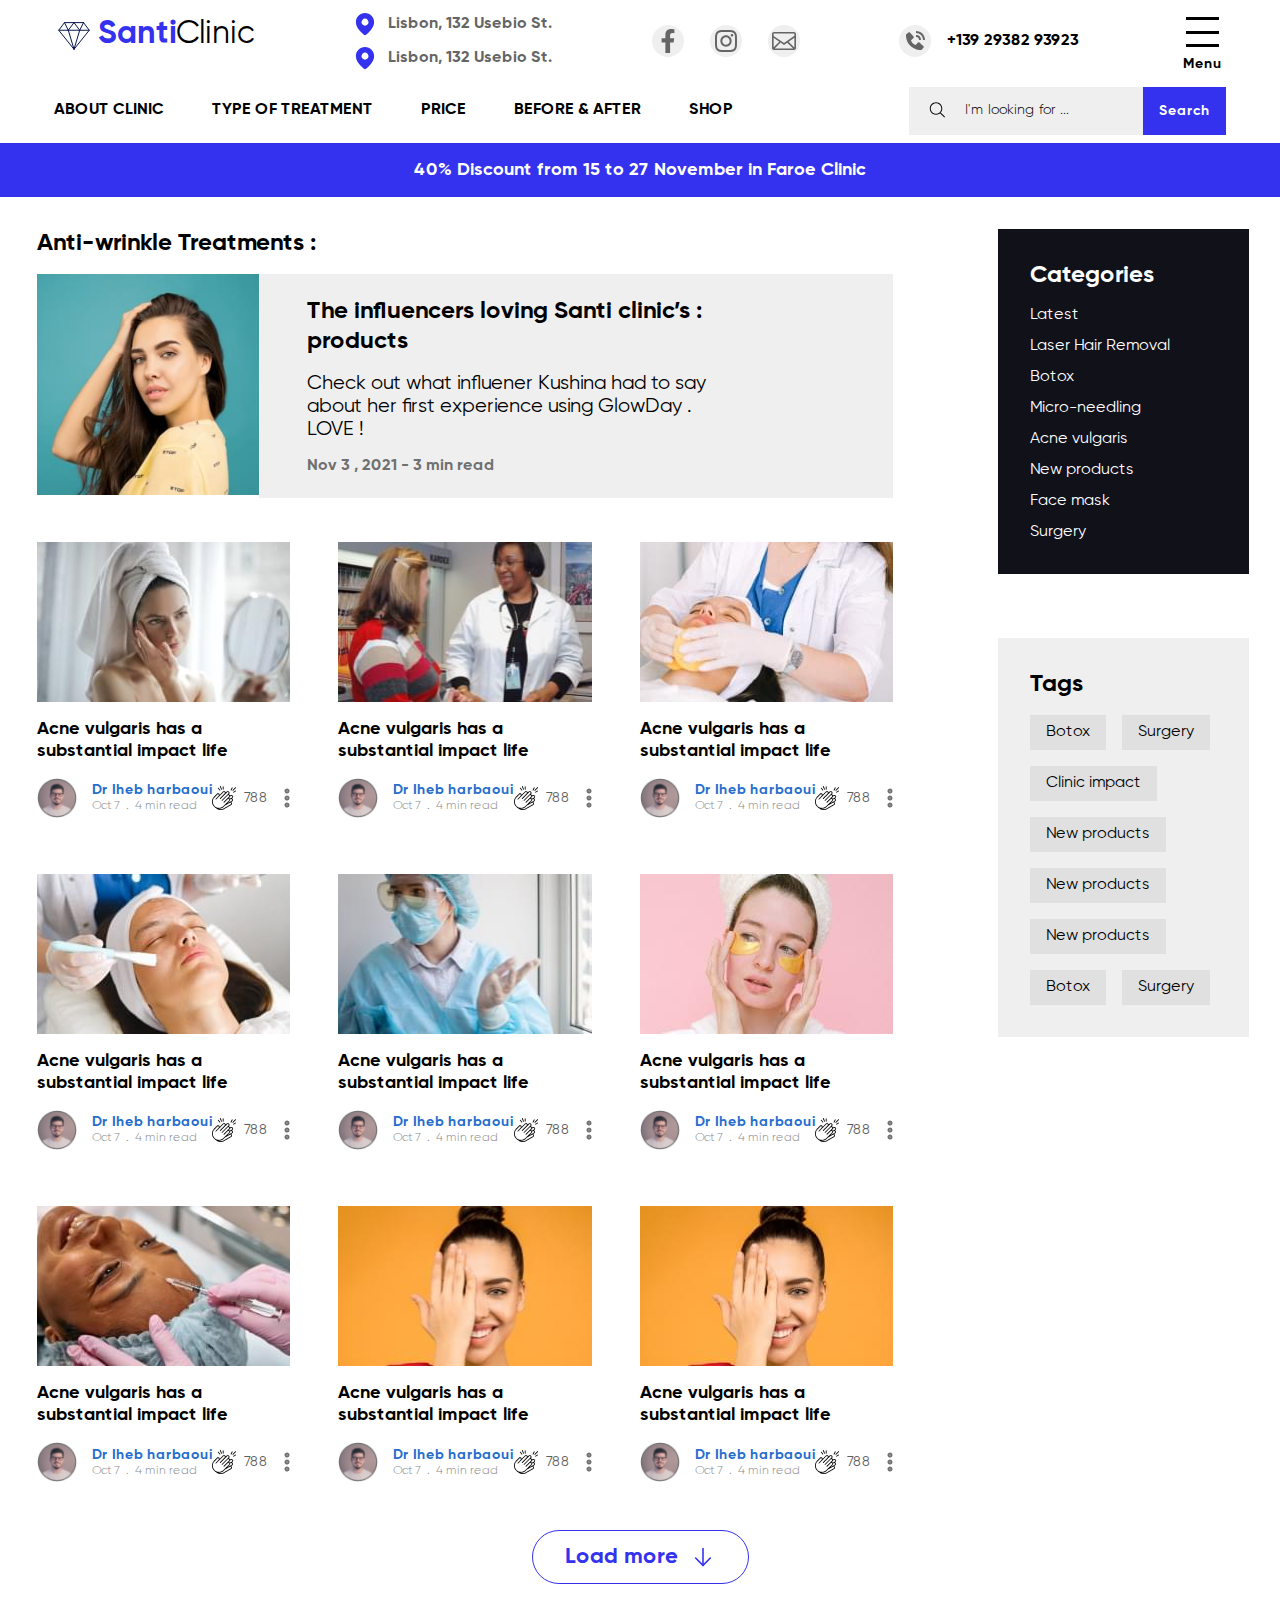
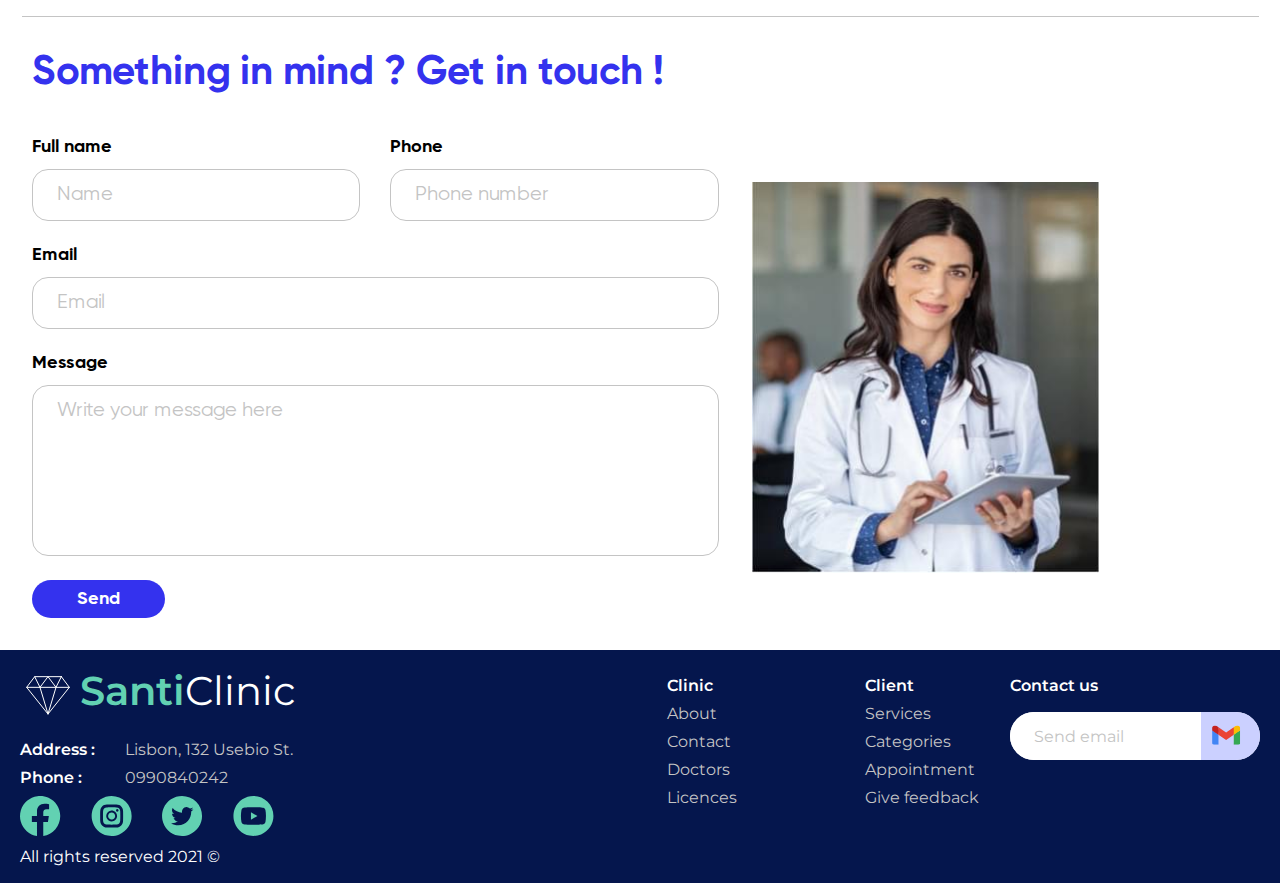
<file: index.html>
<!DOCTYPE html>
<html lang="ru">
<head>
	<meta charset="UTF-8">
	<meta name="viewport" content="width=device-width">
	<link href="https://fonts.googleapis.com/css2?family=Montserrat:wght@400;600;700&display=swap" rel="stylesheet">
	<link rel="stylesheet" href="css/style.min.css">
	<title>SantiClinic</title>
</head>
<body>
	<div class="wrapper">
		<header class="header header">
	<div class="container">
		<div class="header__inner">
			<div class="header__top">
				<div class="header__logo logo logo_header">
					<div class="logo__image">
						<svg width="40" height="40" viewBox="0 0 40 40" fill="none" xmlns="http://www.w3.org/2000/svg">
							<path fill-rule="evenodd" clip-rule="evenodd" d="M29.5236 7.61914L35.2379 15.2382L19.9998 34.2858L4.76172 15.2382L10.4931 7.61914H29.5236Z" stroke="#05164D" stroke-linecap="round" stroke-linejoin="round"/>
							<path d="M4.76172 15.2383H35.2379" stroke="#05164D" stroke-linecap="round" stroke-linejoin="round"/>
							<path d="M14.2852 15.2383L19.9994 34.2859" stroke="#05164D" stroke-linecap="round" stroke-linejoin="round"/>
							<path d="M25.7143 15.2383L20 34.2859" stroke="#05164D" stroke-linecap="round" stroke-linejoin="round"/>
							<path d="M10.4922 7.61914L14.2846 15.2382L19.9989 7.61914L25.7131 15.2382L29.5227 7.61914" stroke="#05164D" stroke-linecap="round" stroke-linejoin="round"/>
						</svg>
					</div>
					<div class="logo__text">
						<a class="logo__title">
							<span>Santi</span>Clinic
						</a>
					</div>
				</div>
				<div class="header__places">
					<div class="header__place">
						<svg width="24" height="24" viewBox="0 0 17 22" fill="none" xmlns="http://www.w3.org/2000/svg">
							<path d="M8.49972 0.928711C13.1154 0.928711 16.8569 4.67014 16.8569 9.28585C16.8569 12.8173 14.3754 16.6659 9.47686 20.8727C9.20448 21.1067 8.8572 21.2352 8.49812 21.2349C8.13903 21.2346 7.79198 21.1055 7.52001 20.871L7.19601 20.5899C2.51429 16.4927 0.142578 12.7384 0.142578 9.28585C0.142578 4.67014 3.88401 0.928711 8.49972 0.928711ZM8.49972 6.07157C7.64724 6.07157 6.82967 6.41021 6.22688 7.01301C5.62408 7.61581 5.28544 8.43337 5.28544 9.28585C5.28544 10.1383 5.62408 10.9559 6.22688 11.5587C6.82967 12.1615 7.64724 12.5001 8.49972 12.5001C9.3522 12.5001 10.1698 12.1615 10.7726 11.5587C11.3754 10.9559 11.714 10.1383 11.714 9.28585C11.714 8.43337 11.3754 7.61581 10.7726 7.01301C10.1698 6.41021 9.3522 6.07157 8.49972 6.07157Z" fill="#3432EE"/>
						</svg>
						<span>Lisbon, 132 Usebio St.</span>
					</div>
					<div class="header__place">
						<svg width="24" height="24" viewBox="0 0 17 22" fill="none" xmlns="http://www.w3.org/2000/svg">
							<path d="M8.49972 0.928711C13.1154 0.928711 16.8569 4.67014 16.8569 9.28585C16.8569 12.8173 14.3754 16.6659 9.47686 20.8727C9.20448 21.1067 8.8572 21.2352 8.49812 21.2349C8.13903 21.2346 7.79198 21.1055 7.52001 20.871L7.19601 20.5899C2.51429 16.4927 0.142578 12.7384 0.142578 9.28585C0.142578 4.67014 3.88401 0.928711 8.49972 0.928711ZM8.49972 6.07157C7.64724 6.07157 6.82967 6.41021 6.22688 7.01301C5.62408 7.61581 5.28544 8.43337 5.28544 9.28585C5.28544 10.1383 5.62408 10.9559 6.22688 11.5587C6.82967 12.1615 7.64724 12.5001 8.49972 12.5001C9.3522 12.5001 10.1698 12.1615 10.7726 11.5587C11.3754 10.9559 11.714 10.1383 11.714 9.28585C11.714 8.43337 11.3754 7.61581 10.7726 7.01301C10.1698 6.41021 9.3522 6.07157 8.49972 6.07157Z" fill="#3432EE"/>
						</svg>
						<span>Lisbon, 132 Usebio St.</span>
					</div>
				</div>
				<div class="header__sn">
					<svg width="32" height="32" viewBox="0 0 32 32" fill="none" xmlns="http://www.w3.org/2000/svg">
						<circle cx="16" cy="16" r="16" fill="#EFEFEF"/>
						<g clip-path="url(#clip0_402:195)">
							<path d="M21.5855 17.5002L22.2522 13.157H18.0845V10.3385C18.0845 9.15048 18.6665 7.99173 20.5332 7.99173H22.4277V4.29423C22.4277 4.29423 20.7087 4.00098 19.0647 4.00098C15.6327 4.00098 13.3895 6.08148 13.3895 9.84723V13.1577H9.57422V17.501H13.3895V28.001H18.0845V17.501L21.5855 17.5002Z" fill="#656565"/>
						</g>
						<defs>
							<clipPath id="clip0_402:195">
								<rect width="24" height="24" fill="white" transform="translate(4 4)"/>
							</clipPath>
						</defs>
					</svg>
					<svg width="32" height="32" viewBox="0 0 32 32" fill="none" xmlns="http://www.w3.org/2000/svg">
						<circle cx="16" cy="16" r="16" fill="#EFEFEF"/>
						<path fill-rule="evenodd" clip-rule="evenodd" d="M11.465 5.066C12.638 5.012 13.012 5 16 5C18.988 5 19.362 5.013 20.534 5.066C21.706 5.119 22.506 5.306 23.206 5.577C23.939 5.854 24.604 6.287 25.154 6.847C25.714 7.396 26.146 8.06 26.422 8.794C26.694 9.494 26.88 10.294 26.934 11.464C26.988 12.639 27 13.013 27 16C27 18.988 26.987 19.362 26.934 20.535C26.881 21.705 26.694 22.505 26.422 23.205C26.146 23.9391 25.7133 24.6042 25.154 25.154C24.604 25.714 23.939 26.146 23.206 26.422C22.506 26.694 21.706 26.88 20.536 26.934C19.362 26.988 18.988 27 16 27C13.012 27 12.638 26.987 11.465 26.934C10.295 26.881 9.495 26.694 8.795 26.422C8.06092 26.146 7.39582 25.7133 6.846 25.154C6.28638 24.6047 5.85331 23.9399 5.577 23.206C5.306 22.506 5.12 21.706 5.066 20.536C5.012 19.361 5 18.987 5 16C5 13.012 5.013 12.638 5.066 11.466C5.119 10.294 5.306 9.494 5.577 8.794C5.85372 8.06008 6.28712 7.39531 6.847 6.846C7.39604 6.2865 8.06047 5.85344 8.794 5.577C9.494 5.306 10.294 5.12 11.464 5.066H11.465ZM20.445 7.046C19.285 6.993 18.937 6.982 16 6.982C13.063 6.982 12.715 6.993 11.555 7.046C10.482 7.095 9.9 7.274 9.512 7.425C8.999 7.625 8.632 7.862 8.247 8.247C7.88205 8.60205 7.60118 9.03428 7.425 9.512C7.274 9.9 7.095 10.482 7.046 11.555C6.993 12.715 6.982 13.063 6.982 16C6.982 18.937 6.993 19.285 7.046 20.445C7.095 21.518 7.274 22.1 7.425 22.488C7.601 22.965 7.882 23.398 8.247 23.753C8.602 24.118 9.035 24.399 9.512 24.575C9.9 24.726 10.482 24.905 11.555 24.954C12.715 25.007 13.062 25.018 16 25.018C18.938 25.018 19.285 25.007 20.445 24.954C21.518 24.905 22.1 24.726 22.488 24.575C23.001 24.375 23.368 24.138 23.753 23.753C24.118 23.398 24.399 22.965 24.575 22.488C24.726 22.1 24.905 21.518 24.954 20.445C25.007 19.285 25.018 18.937 25.018 16C25.018 13.063 25.007 12.715 24.954 11.555C24.905 10.482 24.726 9.9 24.575 9.512C24.375 8.999 24.138 8.632 23.753 8.247C23.3979 7.88207 22.9657 7.60121 22.488 7.425C22.1 7.274 21.518 7.095 20.445 7.046ZM14.595 19.391C15.3797 19.7176 16.2534 19.7617 17.0669 19.5157C17.8805 19.2697 18.5834 18.7489 19.0556 18.0422C19.5278 17.3356 19.7401 16.4869 19.656 15.6411C19.572 14.7953 19.197 14.005 18.595 13.405C18.2112 13.0215 17.7472 12.7278 17.2363 12.5451C16.7255 12.3625 16.1804 12.2954 15.6405 12.3486C15.1006 12.4019 14.5792 12.5742 14.1138 12.8531C13.6485 13.1321 13.2507 13.5107 12.9493 13.9619C12.6479 14.413 12.4502 14.9253 12.3705 15.462C12.2908 15.9986 12.3312 16.5463 12.4885 17.0655C12.6459 17.5847 12.9165 18.0626 13.2807 18.4647C13.645 18.8668 14.0938 19.1832 14.595 19.391ZM12.002 12.002C12.527 11.477 13.1503 11.0605 13.8363 10.7764C14.5223 10.4922 15.2575 10.346 16 10.346C16.7425 10.346 17.4777 10.4922 18.1637 10.7764C18.8497 11.0605 19.473 11.477 19.998 12.002C20.523 12.527 20.9395 13.1503 21.2236 13.8363C21.5078 14.5223 21.654 15.2575 21.654 16C21.654 16.7425 21.5078 17.4777 21.2236 18.1637C20.9395 18.8497 20.523 19.473 19.998 19.998C18.9377 21.0583 17.4995 21.654 16 21.654C14.5005 21.654 13.0623 21.0583 12.002 19.998C10.9417 18.9377 10.346 17.4995 10.346 16C10.346 14.5005 10.9417 13.0623 12.002 12.002ZM22.908 11.188C23.0381 11.0653 23.1423 10.9177 23.2143 10.754C23.2863 10.5903 23.3248 10.4138 23.3274 10.2349C23.33 10.0561 23.2967 9.87855 23.2295 9.71281C23.1622 9.54707 23.0624 9.39651 22.936 9.27004C22.8095 9.14357 22.6589 9.04376 22.4932 8.97652C22.3275 8.90928 22.1499 8.87598 21.9711 8.87858C21.7922 8.88119 21.6157 8.91965 21.452 8.9917C21.2883 9.06374 21.1407 9.1679 21.018 9.298C20.7793 9.55103 20.6486 9.88712 20.6537 10.2349C20.6588 10.5827 20.7992 10.9149 21.0452 11.1608C21.2911 11.4068 21.6233 11.5472 21.9711 11.5523C22.3189 11.5574 22.655 11.4267 22.908 11.188Z" fill="#656565"/>
					</svg>
					<svg width="32" height="32" viewBox="0 0 32 32" fill="none" xmlns="http://www.w3.org/2000/svg">
						<circle cx="16" cy="16" r="16" fill="#EFEFEF"/>
						<path fill-rule="evenodd" clip-rule="evenodd" d="M25.9996 7C27.1036 7 28 7.8952 28 9.0004V22.9996C28 24.1036 27.1048 25 25.9996 25H6.0004C4.8964 25 4 24.1048 4 22.9996V9.0004C4 7.8964 4.8952 7 6.0004 7H25.9996ZM12.6016 17.5936L6.7096 23.416H25.0996L19.2712 17.6536L16 19.918L12.6016 17.5936ZM26.368 12.7504L20.6128 16.7296L26.368 22.4128V12.7504ZM5.6332 12.8236V22.2268L11.2564 16.6696L5.6332 12.8236ZM25.9804 8.5852H6.0376C5.9281 8.58006 5.82077 8.61698 5.7376 8.6884C5.70064 8.7215 5.67211 8.76293 5.65437 8.80926C5.63663 8.85559 5.6302 8.90548 5.6356 8.9548V10.8988L16 17.9872L26.3728 10.8292V9.0388C26.374 8.878 26.3368 8.7616 26.2624 8.6884C26.2255 8.65245 26.1814 8.62469 26.133 8.60691C26.0846 8.58913 26.033 8.58173 25.9816 8.5852H25.9804Z" fill="#656565"/>
					</svg>
				</div>
				<div class="header__call">
					<svg width="32" height="32" viewBox="0 0 32 32" fill="none" xmlns="http://www.w3.org/2000/svg">
						<circle cx="16" cy="16" r="16" fill="#EFEFEF"/>
						<path d="M24.0002 14.999H26.0002C26.0002 9.869 22.1272 6 16.9902 6V8C21.0522 8 24.0002 10.943 24.0002 14.999Z" fill="#656565"/>
						<path d="M17.0003 12.0002C19.1033 12.0002 20.0003 12.8972 20.0003 15.0002H22.0003C22.0003 11.7752 20.2253 10.0002 17.0003 10.0002V12.0002ZM20.4223 17.4432C20.2301 17.2686 19.9776 17.1754 19.7181 17.1835C19.4585 17.1915 19.2123 17.3001 19.0313 17.4862L16.6383 19.9472C16.0623 19.8372 14.9043 19.4762 13.7123 18.2872C12.5203 17.0942 12.1593 15.9332 12.0523 15.3612L14.5113 12.9672C14.6977 12.7864 14.8064 12.5401 14.8144 12.2804C14.8225 12.0208 14.7292 11.7683 14.5543 11.5762L10.8593 7.51324C10.6843 7.3206 10.4412 7.20374 10.1814 7.1875C9.92171 7.17125 9.66588 7.2569 9.46828 7.42624L7.29828 9.28724C7.12539 9.46075 7.0222 9.69169 7.00828 9.93624C6.99328 10.1862 6.70728 16.1082 11.2993 20.7022C15.3053 24.7072 20.3233 25.0002 21.7053 25.0002C21.9073 25.0002 22.0313 24.9942 22.0643 24.9922C22.3088 24.9786 22.5396 24.8749 22.7123 24.7012L24.5723 22.5302C24.7417 22.3328 24.8276 22.077 24.8115 21.8173C24.7954 21.5576 24.6788 21.3143 24.4863 21.1392L20.4223 17.4432Z" fill="#656565"/>
					</svg>
					<a href="tel:+1392938293923">+139 29382 93923</a>
				</div>
				<div class="header__menu menu">
					<div class="menu__icon">
						<span></span>
					</div>
					<div class="menu__text">Menu</div>
					<div class="menu__content">
						<nav class="menu__navbar">
							<a class="navbar__link">ABOUT CLINIC</a>
							<a class="navbar__link">TYPE OF TREATMENT</a>
							<a class="navbar__link">PRICE</a>
							<a class="navbar__link">BEFORE & AFTER </a>
							<a class="navbar__link">SHOP</a>
						</nav>
					</div>
				</div>
			</div>
			<div class="header__bottom">
				<nav class="header__navbar navbar">
					<a class="navbar__link">ABOUT CLINIC</a>
					<a class="navbar__link">TYPE OF TREATMENT</a>
					<a class="navbar__link">PRICE</a>
					<a class="navbar__link">BEFORE & AFTER </a>
					<a class="navbar__link">SHOP</a>
				</nav>
				<div class="header__search search">
					<form>
						<div class="search__input">
							<span class="search__icon">
								<svg width="24" height="25" viewBox="0 0 24 25" fill="none" xmlns="http://www.w3.org/2000/svg">
									<path d="M11.0408 17.7798C7.58478 17.7798 4.80078 14.9958 4.80078 11.5398C4.80078 8.08381 7.58478 5.2998 11.0408 5.2998C14.4968 5.2998 17.2808 8.08381 17.2808 11.5398C17.2808 14.9958 14.4968 17.7798 11.0408 17.7798ZM11.0408 6.2598C8.11278 6.2598 5.76078 8.6118 5.76078 11.5398C5.76078 14.4678 8.11278 16.8198 11.0408 16.8198C13.9688 16.8198 16.3208 14.4678 16.3208 11.5398C16.3208 8.6118 13.9688 6.2598 11.0408 6.2598Z" fill="black"/>
									<path d="M15.6865 15.5078L19.9969 19.8182L19.3182 20.4969L15.0078 16.1865L15.6865 15.5078Z" fill="black"/>
								</svg>
							</span>
							<label>
								<input type="text" placeholder="I'm looking for ...">
							</label>
						</div>
						<button>Search</button>
					</form>
				</div>
			</div>
		</div>
	</div>
</header>
		<main class="main">
			<div class="discount">40% Discount from 15 to 27 November in Faroe Clinic</div>
			<section class="articles">
				<div class="container">
					<div class="articles__inner">
						<div class="articles__body">
							<h2 class="articles__title">Anti-wrinkle Treatments :</h2>
							<div class="articles__basic">
								<img src="images/5/1.jpg" alt="photo">
								<div class="articles__image_mobile-basic">
									<img src="images/5/1Mobile.png" alt="photo">
								</div>
								<div>
									<h3>The influencers loving Santi clinic’s : products</h3>
									<p>Check out what influener Kushina had to say about her first experience using GlowDay . LOVE !</p>
									<span>Nov 3 , 2021 - 3 min read</span>
								</div>
							</div>
							<div class="articles__list">
								<div class="articles__item">
									<div class="articles__image">
										<img src="images/5/2.jpg" alt="photo">
									</div>
									<div class="articles__image_mobile">
										<img src="images/5/2Mobile.png" alt="photo">
									</div>
									<h4>Acne vulgaris has a substantial impact life</h4>
									<div class="articles__info">
										<img class="articles__logo" src="images/5/Ellipse23.png" alt="photo">
										<div>
											<h6>Dr Iheb harbaoui</h6>
											<p>
												<span>Oct 7</span>
												<b>.</b>
												<span>4 min read </span>
											</p>
										</div>
										<img class="articles__clapping" src="images/5/clapping.png" alt="clapping">
										<span class="articles__count">788</span>
										<svg width="6" height="20" viewBox="0 0 6 20" fill="none" xmlns="http://www.w3.org/2000/svg">
											<path d="M4 10C4 10.1978 3.94135 10.3911 3.83147 10.5556C3.72159 10.72 3.56541 10.8482 3.38268 10.9239C3.19996 10.9996 2.99889 11.0194 2.80491 10.9808C2.61093 10.9422 2.43275 10.847 2.29289 10.7071C2.15304 10.5673 2.0578 10.3891 2.01922 10.1951C1.98063 10.0011 2.00043 9.80004 2.07612 9.61732C2.15181 9.43459 2.27998 9.27841 2.44443 9.16853C2.60888 9.05865 2.80222 9 3 9C3.26522 9 3.51957 9.10536 3.70711 9.29289C3.89464 9.48043 4 9.73478 4 10Z" stroke="#707070" stroke-width="3" stroke-linecap="round" stroke-linejoin="round"/>
											<path d="M4 3C4 3.19778 3.94135 3.39112 3.83147 3.55557C3.72159 3.72002 3.56541 3.84819 3.38268 3.92388C3.19996 3.99957 2.99889 4.01937 2.80491 3.98079C2.61093 3.9422 2.43275 3.84696 2.29289 3.70711C2.15304 3.56725 2.0578 3.38907 2.01922 3.19509C1.98063 3.00111 2.00043 2.80004 2.07612 2.61732C2.15181 2.43459 2.27998 2.27841 2.44443 2.16853C2.60888 2.05865 2.80222 2 3 2C3.26522 2 3.51957 2.10536 3.70711 2.29289C3.89464 2.48043 4 2.73478 4 3Z" stroke="#707070" stroke-width="3" stroke-linecap="round" stroke-linejoin="round"/>
											<path d="M4 17C4 17.1978 3.94135 17.3911 3.83147 17.5556C3.72159 17.72 3.56541 17.8482 3.38268 17.9239C3.19996 17.9996 2.99889 18.0194 2.80491 17.9808C2.61093 17.9422 2.43275 17.847 2.29289 17.7071C2.15304 17.5673 2.0578 17.3891 2.01922 17.1951C1.98063 17.0011 2.00043 16.8 2.07612 16.6173C2.15181 16.4346 2.27998 16.2784 2.44443 16.1685C2.60888 16.0586 2.80222 16 3 16C3.26522 16 3.51957 16.1054 3.70711 16.2929C3.89464 16.4804 4 16.7348 4 17Z" stroke="#707070" stroke-width="3" stroke-linecap="round" stroke-linejoin="round"/>
										</svg>
									</div>
								</div>
								<div class="articles__item">
									<div class="articles__image">
										<img src="images/5/3.jpg" alt="photo">
									</div>
									<div class="articles__image_mobile">
										<img src="images/5/3Mobile.png" alt="photo">
									</div>
									<h4>Acne vulgaris has a substantial impact life</h4>
									<div class="articles__info">
										<img class="articles__logo" src="images/5/Ellipse23.png" alt="photo">
										<div>
											<h6>Dr Iheb harbaoui</h6>
											<p>
												<span>Oct 7</span>
												<b>.</b>
												<span>4 min read </span>
											</p>
										</div>
										<img class="articles__clapping" src="images/5/clapping.png" alt="clapping">
										<span class="articles__count">788</span>
										<svg width="6" height="20" viewBox="0 0 6 20" fill="none" xmlns="http://www.w3.org/2000/svg">
											<path d="M4 10C4 10.1978 3.94135 10.3911 3.83147 10.5556C3.72159 10.72 3.56541 10.8482 3.38268 10.9239C3.19996 10.9996 2.99889 11.0194 2.80491 10.9808C2.61093 10.9422 2.43275 10.847 2.29289 10.7071C2.15304 10.5673 2.0578 10.3891 2.01922 10.1951C1.98063 10.0011 2.00043 9.80004 2.07612 9.61732C2.15181 9.43459 2.27998 9.27841 2.44443 9.16853C2.60888 9.05865 2.80222 9 3 9C3.26522 9 3.51957 9.10536 3.70711 9.29289C3.89464 9.48043 4 9.73478 4 10Z" stroke="#707070" stroke-width="3" stroke-linecap="round" stroke-linejoin="round"/>
											<path d="M4 3C4 3.19778 3.94135 3.39112 3.83147 3.55557C3.72159 3.72002 3.56541 3.84819 3.38268 3.92388C3.19996 3.99957 2.99889 4.01937 2.80491 3.98079C2.61093 3.9422 2.43275 3.84696 2.29289 3.70711C2.15304 3.56725 2.0578 3.38907 2.01922 3.19509C1.98063 3.00111 2.00043 2.80004 2.07612 2.61732C2.15181 2.43459 2.27998 2.27841 2.44443 2.16853C2.60888 2.05865 2.80222 2 3 2C3.26522 2 3.51957 2.10536 3.70711 2.29289C3.89464 2.48043 4 2.73478 4 3Z" stroke="#707070" stroke-width="3" stroke-linecap="round" stroke-linejoin="round"/>
											<path d="M4 17C4 17.1978 3.94135 17.3911 3.83147 17.5556C3.72159 17.72 3.56541 17.8482 3.38268 17.9239C3.19996 17.9996 2.99889 18.0194 2.80491 17.9808C2.61093 17.9422 2.43275 17.847 2.29289 17.7071C2.15304 17.5673 2.0578 17.3891 2.01922 17.1951C1.98063 17.0011 2.00043 16.8 2.07612 16.6173C2.15181 16.4346 2.27998 16.2784 2.44443 16.1685C2.60888 16.0586 2.80222 16 3 16C3.26522 16 3.51957 16.1054 3.70711 16.2929C3.89464 16.4804 4 16.7348 4 17Z" stroke="#707070" stroke-width="3" stroke-linecap="round" stroke-linejoin="round"/>
										</svg>
									</div>
								</div>
								<div class="articles__item">
									<div class="articles__image">
										<img src="images/5/4.jpg" alt="photo">
									</div>
									<div class="articles__image_mobile">
										<img src="images/5/4Mobile.png" alt="photo">
									</div>
									<h4>Acne vulgaris has a substantial impact life</h4>
									<div class="articles__info">
										<img class="articles__logo" src="images/5/Ellipse23.png" alt="photo">
										<div>
											<h6>Dr Iheb harbaoui</h6>
											<p>
												<span>Oct 7</span>
												<b>.</b>
												<span>4 min read </span>
											</p>
										</div>
										<img class="articles__clapping" src="images/5/clapping.png" alt="clapping">
										<span class="articles__count">788</span>
										<svg width="6" height="20" viewBox="0 0 6 20" fill="none" xmlns="http://www.w3.org/2000/svg">
											<path d="M4 10C4 10.1978 3.94135 10.3911 3.83147 10.5556C3.72159 10.72 3.56541 10.8482 3.38268 10.9239C3.19996 10.9996 2.99889 11.0194 2.80491 10.9808C2.61093 10.9422 2.43275 10.847 2.29289 10.7071C2.15304 10.5673 2.0578 10.3891 2.01922 10.1951C1.98063 10.0011 2.00043 9.80004 2.07612 9.61732C2.15181 9.43459 2.27998 9.27841 2.44443 9.16853C2.60888 9.05865 2.80222 9 3 9C3.26522 9 3.51957 9.10536 3.70711 9.29289C3.89464 9.48043 4 9.73478 4 10Z" stroke="#707070" stroke-width="3" stroke-linecap="round" stroke-linejoin="round"/>
											<path d="M4 3C4 3.19778 3.94135 3.39112 3.83147 3.55557C3.72159 3.72002 3.56541 3.84819 3.38268 3.92388C3.19996 3.99957 2.99889 4.01937 2.80491 3.98079C2.61093 3.9422 2.43275 3.84696 2.29289 3.70711C2.15304 3.56725 2.0578 3.38907 2.01922 3.19509C1.98063 3.00111 2.00043 2.80004 2.07612 2.61732C2.15181 2.43459 2.27998 2.27841 2.44443 2.16853C2.60888 2.05865 2.80222 2 3 2C3.26522 2 3.51957 2.10536 3.70711 2.29289C3.89464 2.48043 4 2.73478 4 3Z" stroke="#707070" stroke-width="3" stroke-linecap="round" stroke-linejoin="round"/>
											<path d="M4 17C4 17.1978 3.94135 17.3911 3.83147 17.5556C3.72159 17.72 3.56541 17.8482 3.38268 17.9239C3.19996 17.9996 2.99889 18.0194 2.80491 17.9808C2.61093 17.9422 2.43275 17.847 2.29289 17.7071C2.15304 17.5673 2.0578 17.3891 2.01922 17.1951C1.98063 17.0011 2.00043 16.8 2.07612 16.6173C2.15181 16.4346 2.27998 16.2784 2.44443 16.1685C2.60888 16.0586 2.80222 16 3 16C3.26522 16 3.51957 16.1054 3.70711 16.2929C3.89464 16.4804 4 16.7348 4 17Z" stroke="#707070" stroke-width="3" stroke-linecap="round" stroke-linejoin="round"/>
										</svg>
									</div>
								</div>
								<div class="articles__item">
									<div class="articles__image">
										<img src="images/5/5.jpg" alt="photo">
									</div>
									<div class="articles__image_mobile">
										<img src="images/5/5Mobile.png" alt="photo">
									</div>
									<h4>Acne vulgaris has a substantial impact life</h4>
									<div class="articles__info">
										<img class="articles__logo" src="images/5/Ellipse23.png" alt="photo">
										<div>
											<h6>Dr Iheb harbaoui</h6>
											<p>
												<span>Oct 7</span>
												<b>.</b>
												<span>4 min read </span>
											</p>
										</div>
										<img class="articles__clapping" src="images/5/clapping.png" alt="clapping">
										<span class="articles__count">788</span>
										<svg width="6" height="20" viewBox="0 0 6 20" fill="none" xmlns="http://www.w3.org/2000/svg">
											<path d="M4 10C4 10.1978 3.94135 10.3911 3.83147 10.5556C3.72159 10.72 3.56541 10.8482 3.38268 10.9239C3.19996 10.9996 2.99889 11.0194 2.80491 10.9808C2.61093 10.9422 2.43275 10.847 2.29289 10.7071C2.15304 10.5673 2.0578 10.3891 2.01922 10.1951C1.98063 10.0011 2.00043 9.80004 2.07612 9.61732C2.15181 9.43459 2.27998 9.27841 2.44443 9.16853C2.60888 9.05865 2.80222 9 3 9C3.26522 9 3.51957 9.10536 3.70711 9.29289C3.89464 9.48043 4 9.73478 4 10Z" stroke="#707070" stroke-width="3" stroke-linecap="round" stroke-linejoin="round"/>
											<path d="M4 3C4 3.19778 3.94135 3.39112 3.83147 3.55557C3.72159 3.72002 3.56541 3.84819 3.38268 3.92388C3.19996 3.99957 2.99889 4.01937 2.80491 3.98079C2.61093 3.9422 2.43275 3.84696 2.29289 3.70711C2.15304 3.56725 2.0578 3.38907 2.01922 3.19509C1.98063 3.00111 2.00043 2.80004 2.07612 2.61732C2.15181 2.43459 2.27998 2.27841 2.44443 2.16853C2.60888 2.05865 2.80222 2 3 2C3.26522 2 3.51957 2.10536 3.70711 2.29289C3.89464 2.48043 4 2.73478 4 3Z" stroke="#707070" stroke-width="3" stroke-linecap="round" stroke-linejoin="round"/>
											<path d="M4 17C4 17.1978 3.94135 17.3911 3.83147 17.5556C3.72159 17.72 3.56541 17.8482 3.38268 17.9239C3.19996 17.9996 2.99889 18.0194 2.80491 17.9808C2.61093 17.9422 2.43275 17.847 2.29289 17.7071C2.15304 17.5673 2.0578 17.3891 2.01922 17.1951C1.98063 17.0011 2.00043 16.8 2.07612 16.6173C2.15181 16.4346 2.27998 16.2784 2.44443 16.1685C2.60888 16.0586 2.80222 16 3 16C3.26522 16 3.51957 16.1054 3.70711 16.2929C3.89464 16.4804 4 16.7348 4 17Z" stroke="#707070" stroke-width="3" stroke-linecap="round" stroke-linejoin="round"/>
										</svg>
									</div>
								</div>
								<div class="articles__item">
									<div class="articles__image">
										<img src="images/5/6.jpg" alt="photo">
									</div>
									<div class="articles__image_mobile">
										<img src="images/5/6Mobile.png" alt="photo">
									</div>
									<h4>Acne vulgaris has a substantial impact life</h4>
									<div class="articles__info">
										<img class="articles__logo" src="images/5/Ellipse23.png" alt="photo">
										<div>
											<h6>Dr Iheb harbaoui</h6>
											<p>
												<span>Oct 7</span>
												<b>.</b>
												<span>4 min read </span>
											</p>
										</div>
										<img class="articles__clapping" src="images/5/clapping.png" alt="clapping">
										<span class="articles__count">788</span>
										<svg width="6" height="20" viewBox="0 0 6 20" fill="none" xmlns="http://www.w3.org/2000/svg">
											<path d="M4 10C4 10.1978 3.94135 10.3911 3.83147 10.5556C3.72159 10.72 3.56541 10.8482 3.38268 10.9239C3.19996 10.9996 2.99889 11.0194 2.80491 10.9808C2.61093 10.9422 2.43275 10.847 2.29289 10.7071C2.15304 10.5673 2.0578 10.3891 2.01922 10.1951C1.98063 10.0011 2.00043 9.80004 2.07612 9.61732C2.15181 9.43459 2.27998 9.27841 2.44443 9.16853C2.60888 9.05865 2.80222 9 3 9C3.26522 9 3.51957 9.10536 3.70711 9.29289C3.89464 9.48043 4 9.73478 4 10Z" stroke="#707070" stroke-width="3" stroke-linecap="round" stroke-linejoin="round"/>
											<path d="M4 3C4 3.19778 3.94135 3.39112 3.83147 3.55557C3.72159 3.72002 3.56541 3.84819 3.38268 3.92388C3.19996 3.99957 2.99889 4.01937 2.80491 3.98079C2.61093 3.9422 2.43275 3.84696 2.29289 3.70711C2.15304 3.56725 2.0578 3.38907 2.01922 3.19509C1.98063 3.00111 2.00043 2.80004 2.07612 2.61732C2.15181 2.43459 2.27998 2.27841 2.44443 2.16853C2.60888 2.05865 2.80222 2 3 2C3.26522 2 3.51957 2.10536 3.70711 2.29289C3.89464 2.48043 4 2.73478 4 3Z" stroke="#707070" stroke-width="3" stroke-linecap="round" stroke-linejoin="round"/>
											<path d="M4 17C4 17.1978 3.94135 17.3911 3.83147 17.5556C3.72159 17.72 3.56541 17.8482 3.38268 17.9239C3.19996 17.9996 2.99889 18.0194 2.80491 17.9808C2.61093 17.9422 2.43275 17.847 2.29289 17.7071C2.15304 17.5673 2.0578 17.3891 2.01922 17.1951C1.98063 17.0011 2.00043 16.8 2.07612 16.6173C2.15181 16.4346 2.27998 16.2784 2.44443 16.1685C2.60888 16.0586 2.80222 16 3 16C3.26522 16 3.51957 16.1054 3.70711 16.2929C3.89464 16.4804 4 16.7348 4 17Z" stroke="#707070" stroke-width="3" stroke-linecap="round" stroke-linejoin="round"/>
										</svg>
									</div>
								</div>
								<div class="articles__item">
									<div class="articles__image">
										<img src="images/5/7.jpg" alt="photo">
									</div>
									<div class="articles__image_mobile">
										<img src="images/5/7Mobile.png" alt="photo">
									</div>
									<h4>Acne vulgaris has a substantial impact life</h4>
									<div class="articles__info">
										<img class="articles__logo" src="images/5/Ellipse23.png" alt="photo">
										<div>
											<h6>Dr Iheb harbaoui</h6>
											<p>
												<span>Oct 7</span>
												<b>.</b>
												<span>4 min read </span>
											</p>
										</div>
										<img class="articles__clapping" src="images/5/clapping.png" alt="clapping">
										<span class="articles__count">788</span>
										<svg width="6" height="20" viewBox="0 0 6 20" fill="none" xmlns="http://www.w3.org/2000/svg">
											<path d="M4 10C4 10.1978 3.94135 10.3911 3.83147 10.5556C3.72159 10.72 3.56541 10.8482 3.38268 10.9239C3.19996 10.9996 2.99889 11.0194 2.80491 10.9808C2.61093 10.9422 2.43275 10.847 2.29289 10.7071C2.15304 10.5673 2.0578 10.3891 2.01922 10.1951C1.98063 10.0011 2.00043 9.80004 2.07612 9.61732C2.15181 9.43459 2.27998 9.27841 2.44443 9.16853C2.60888 9.05865 2.80222 9 3 9C3.26522 9 3.51957 9.10536 3.70711 9.29289C3.89464 9.48043 4 9.73478 4 10Z" stroke="#707070" stroke-width="3" stroke-linecap="round" stroke-linejoin="round"/>
											<path d="M4 3C4 3.19778 3.94135 3.39112 3.83147 3.55557C3.72159 3.72002 3.56541 3.84819 3.38268 3.92388C3.19996 3.99957 2.99889 4.01937 2.80491 3.98079C2.61093 3.9422 2.43275 3.84696 2.29289 3.70711C2.15304 3.56725 2.0578 3.38907 2.01922 3.19509C1.98063 3.00111 2.00043 2.80004 2.07612 2.61732C2.15181 2.43459 2.27998 2.27841 2.44443 2.16853C2.60888 2.05865 2.80222 2 3 2C3.26522 2 3.51957 2.10536 3.70711 2.29289C3.89464 2.48043 4 2.73478 4 3Z" stroke="#707070" stroke-width="3" stroke-linecap="round" stroke-linejoin="round"/>
											<path d="M4 17C4 17.1978 3.94135 17.3911 3.83147 17.5556C3.72159 17.72 3.56541 17.8482 3.38268 17.9239C3.19996 17.9996 2.99889 18.0194 2.80491 17.9808C2.61093 17.9422 2.43275 17.847 2.29289 17.7071C2.15304 17.5673 2.0578 17.3891 2.01922 17.1951C1.98063 17.0011 2.00043 16.8 2.07612 16.6173C2.15181 16.4346 2.27998 16.2784 2.44443 16.1685C2.60888 16.0586 2.80222 16 3 16C3.26522 16 3.51957 16.1054 3.70711 16.2929C3.89464 16.4804 4 16.7348 4 17Z" stroke="#707070" stroke-width="3" stroke-linecap="round" stroke-linejoin="round"/>
										</svg>
									</div>
								</div>
								<div class="articles__item">
									<div class="articles__image">
										<img src="images/5/8.jpg" alt="photo">
									</div>
									<div class="articles__image_mobile">
										<img src="images/5/6Mobile.png" alt="photo">
									</div>
									<h4>Acne vulgaris has a substantial impact life</h4>
									<div class="articles__info">
										<img class="articles__logo" src="images/5/Ellipse23.png" alt="photo">
										<div>
											<h6>Dr Iheb harbaoui</h6>
											<p>
												<span>Oct 7</span>
												<b>.</b>
												<span>4 min read </span>
											</p>
										</div>
										<img class="articles__clapping" src="images/5/clapping.png" alt="clapping">
										<span class="articles__count">788</span>
										<svg width="6" height="20" viewBox="0 0 6 20" fill="none" xmlns="http://www.w3.org/2000/svg">
											<path d="M4 10C4 10.1978 3.94135 10.3911 3.83147 10.5556C3.72159 10.72 3.56541 10.8482 3.38268 10.9239C3.19996 10.9996 2.99889 11.0194 2.80491 10.9808C2.61093 10.9422 2.43275 10.847 2.29289 10.7071C2.15304 10.5673 2.0578 10.3891 2.01922 10.1951C1.98063 10.0011 2.00043 9.80004 2.07612 9.61732C2.15181 9.43459 2.27998 9.27841 2.44443 9.16853C2.60888 9.05865 2.80222 9 3 9C3.26522 9 3.51957 9.10536 3.70711 9.29289C3.89464 9.48043 4 9.73478 4 10Z" stroke="#707070" stroke-width="3" stroke-linecap="round" stroke-linejoin="round"/>
											<path d="M4 3C4 3.19778 3.94135 3.39112 3.83147 3.55557C3.72159 3.72002 3.56541 3.84819 3.38268 3.92388C3.19996 3.99957 2.99889 4.01937 2.80491 3.98079C2.61093 3.9422 2.43275 3.84696 2.29289 3.70711C2.15304 3.56725 2.0578 3.38907 2.01922 3.19509C1.98063 3.00111 2.00043 2.80004 2.07612 2.61732C2.15181 2.43459 2.27998 2.27841 2.44443 2.16853C2.60888 2.05865 2.80222 2 3 2C3.26522 2 3.51957 2.10536 3.70711 2.29289C3.89464 2.48043 4 2.73478 4 3Z" stroke="#707070" stroke-width="3" stroke-linecap="round" stroke-linejoin="round"/>
											<path d="M4 17C4 17.1978 3.94135 17.3911 3.83147 17.5556C3.72159 17.72 3.56541 17.8482 3.38268 17.9239C3.19996 17.9996 2.99889 18.0194 2.80491 17.9808C2.61093 17.9422 2.43275 17.847 2.29289 17.7071C2.15304 17.5673 2.0578 17.3891 2.01922 17.1951C1.98063 17.0011 2.00043 16.8 2.07612 16.6173C2.15181 16.4346 2.27998 16.2784 2.44443 16.1685C2.60888 16.0586 2.80222 16 3 16C3.26522 16 3.51957 16.1054 3.70711 16.2929C3.89464 16.4804 4 16.7348 4 17Z" stroke="#707070" stroke-width="3" stroke-linecap="round" stroke-linejoin="round"/>
										</svg>
									</div>
								</div>
								<div class="articles__item">
									<div class="articles__image">
										<img src="images/5/9.jpg" alt="photo">
									</div>
									<div class="articles__image_mobile">
										<img src="images/5/5Mobile.png" alt="photo">
									</div>
									<h4>Acne vulgaris has a substantial impact life</h4>
									<div class="articles__info">
										<img class="articles__logo" src="images/5/Ellipse23.png" alt="photo">
										<div>
											<h6>Dr Iheb harbaoui</h6>
											<p>
												<span>Oct 7</span>
												<b>.</b>
												<span>4 min read </span>
											</p>
										</div>
										<img class="articles__clapping" src="images/5/clapping.png" alt="clapping">
										<span class="articles__count">788</span>
										<svg width="6" height="20" viewBox="0 0 6 20" fill="none" xmlns="http://www.w3.org/2000/svg">
											<path d="M4 10C4 10.1978 3.94135 10.3911 3.83147 10.5556C3.72159 10.72 3.56541 10.8482 3.38268 10.9239C3.19996 10.9996 2.99889 11.0194 2.80491 10.9808C2.61093 10.9422 2.43275 10.847 2.29289 10.7071C2.15304 10.5673 2.0578 10.3891 2.01922 10.1951C1.98063 10.0011 2.00043 9.80004 2.07612 9.61732C2.15181 9.43459 2.27998 9.27841 2.44443 9.16853C2.60888 9.05865 2.80222 9 3 9C3.26522 9 3.51957 9.10536 3.70711 9.29289C3.89464 9.48043 4 9.73478 4 10Z" stroke="#707070" stroke-width="3" stroke-linecap="round" stroke-linejoin="round"/>
											<path d="M4 3C4 3.19778 3.94135 3.39112 3.83147 3.55557C3.72159 3.72002 3.56541 3.84819 3.38268 3.92388C3.19996 3.99957 2.99889 4.01937 2.80491 3.98079C2.61093 3.9422 2.43275 3.84696 2.29289 3.70711C2.15304 3.56725 2.0578 3.38907 2.01922 3.19509C1.98063 3.00111 2.00043 2.80004 2.07612 2.61732C2.15181 2.43459 2.27998 2.27841 2.44443 2.16853C2.60888 2.05865 2.80222 2 3 2C3.26522 2 3.51957 2.10536 3.70711 2.29289C3.89464 2.48043 4 2.73478 4 3Z" stroke="#707070" stroke-width="3" stroke-linecap="round" stroke-linejoin="round"/>
											<path d="M4 17C4 17.1978 3.94135 17.3911 3.83147 17.5556C3.72159 17.72 3.56541 17.8482 3.38268 17.9239C3.19996 17.9996 2.99889 18.0194 2.80491 17.9808C2.61093 17.9422 2.43275 17.847 2.29289 17.7071C2.15304 17.5673 2.0578 17.3891 2.01922 17.1951C1.98063 17.0011 2.00043 16.8 2.07612 16.6173C2.15181 16.4346 2.27998 16.2784 2.44443 16.1685C2.60888 16.0586 2.80222 16 3 16C3.26522 16 3.51957 16.1054 3.70711 16.2929C3.89464 16.4804 4 16.7348 4 17Z" stroke="#707070" stroke-width="3" stroke-linecap="round" stroke-linejoin="round"/>
										</svg>
									</div>
								</div>
								<div class="articles__item">
									<div class="articles__image">
										<img src="images/5/9.jpg" alt="photo">
									</div>
									<div class="articles__image_mobile">
										<img src="images/5/4Mobile.png" alt="photo">
									</div>
									<h4>Acne vulgaris has a substantial impact life</h4>
									<div class="articles__info">
										<img class="articles__logo" src="images/5/Ellipse23.png" alt="photo">
										<div>
											<h6>Dr Iheb harbaoui</h6>
											<p>
												<span>Oct 7</span>
												<b>.</b>
												<span>4 min read </span>
											</p>
										</div>
										<img class="articles__clapping" src="images/5/clapping.png" alt="clapping">
										<span class="articles__count">788</span>
										<svg width="6" height="20" viewBox="0 0 6 20" fill="none" xmlns="http://www.w3.org/2000/svg">
											<path d="M4 10C4 10.1978 3.94135 10.3911 3.83147 10.5556C3.72159 10.72 3.56541 10.8482 3.38268 10.9239C3.19996 10.9996 2.99889 11.0194 2.80491 10.9808C2.61093 10.9422 2.43275 10.847 2.29289 10.7071C2.15304 10.5673 2.0578 10.3891 2.01922 10.1951C1.98063 10.0011 2.00043 9.80004 2.07612 9.61732C2.15181 9.43459 2.27998 9.27841 2.44443 9.16853C2.60888 9.05865 2.80222 9 3 9C3.26522 9 3.51957 9.10536 3.70711 9.29289C3.89464 9.48043 4 9.73478 4 10Z" stroke="#707070" stroke-width="3" stroke-linecap="round" stroke-linejoin="round"/>
											<path d="M4 3C4 3.19778 3.94135 3.39112 3.83147 3.55557C3.72159 3.72002 3.56541 3.84819 3.38268 3.92388C3.19996 3.99957 2.99889 4.01937 2.80491 3.98079C2.61093 3.9422 2.43275 3.84696 2.29289 3.70711C2.15304 3.56725 2.0578 3.38907 2.01922 3.19509C1.98063 3.00111 2.00043 2.80004 2.07612 2.61732C2.15181 2.43459 2.27998 2.27841 2.44443 2.16853C2.60888 2.05865 2.80222 2 3 2C3.26522 2 3.51957 2.10536 3.70711 2.29289C3.89464 2.48043 4 2.73478 4 3Z" stroke="#707070" stroke-width="3" stroke-linecap="round" stroke-linejoin="round"/>
											<path d="M4 17C4 17.1978 3.94135 17.3911 3.83147 17.5556C3.72159 17.72 3.56541 17.8482 3.38268 17.9239C3.19996 17.9996 2.99889 18.0194 2.80491 17.9808C2.61093 17.9422 2.43275 17.847 2.29289 17.7071C2.15304 17.5673 2.0578 17.3891 2.01922 17.1951C1.98063 17.0011 2.00043 16.8 2.07612 16.6173C2.15181 16.4346 2.27998 16.2784 2.44443 16.1685C2.60888 16.0586 2.80222 16 3 16C3.26522 16 3.51957 16.1054 3.70711 16.2929C3.89464 16.4804 4 16.7348 4 17Z" stroke="#707070" stroke-width="3" stroke-linecap="round" stroke-linejoin="round"/>
										</svg>
									</div>
								</div>
							</div>
						</div>
						<div class="articles__sidebar">
							<div class="articles__categories categories">
								<h3 class="categories__title">Categories</h3>
								<a class="categories__link">Latest</a>
								<a class="categories__link">Laser Hair Removal</a>
								<a class="categories__link">Botox</a>
								<a class="categories__link">Micro-needling</a>
								<a class="categories__link">Acne vulgaris</a>
								<a class="categories__link">New products</a>
								<a class="categories__link">Face mask</a>
								<a class="categories__link">Surgery</a>
							</div>
							<div class="articles__tags tags">
								<h3 class="tags__title">Tags</h3>
								<div>
									<a class="tags__link">Botox</a>
									<a class="tags__link">Surgery</a>
									<a class="tags__link">Clinic impact</a>
									<a class="tags__link">New products</a>
									<a class="tags__link">New products</a>
									<a class="tags__link">New products</a>
									<a class="tags__link">Botox</a>
									<a class="tags__link">Surgery</a>
								</div>
							</div>
						</div>
						<a class="articles__button">
							<span>Load more</span>
							<svg width="26" height="26" viewBox="0 0 32 33" fill="none" xmlns="http://www.w3.org/2000/svg">
								<path d="M16 27.1663V5.83301" stroke="#3432EE" stroke-width="2" stroke-linecap="round" stroke-linejoin="round"/>
								<path d="M6.66602 17.833L15.9994 27.1663L25.3327 17.833" stroke="#3432EE" stroke-width="2" stroke-linecap="round" stroke-linejoin="round"/>
							</svg>
						</a>
					</div>
				</div>
			</section>
			<section class="questions">
				<h2 class="questions__title">YOU HAVE QUESTIONS ?</h2>
				<span>Write to us !</span>
				<div class="questions__write">
					<div>Write a message</div>
					<a>
						<svg width="9" height="17" viewBox="0 0 9 17" fill="none" xmlns="http://www.w3.org/2000/svg">
							<path d="M1.40991 16.2538C1.14347 16.2543 0.885262 16.1615 0.680103 15.9915C0.564635 15.8958 0.469188 15.7782 0.399226 15.6455C0.329265 15.5129 0.286165 15.3677 0.272394 15.2183C0.258624 15.069 0.274454 14.9184 0.318977 14.7752C0.363501 14.6319 0.435842 14.4989 0.53186 14.3837L5.64053 8.2715L0.714314 2.14794C0.619591 2.03129 0.548855 1.89708 0.50617 1.75301C0.463486 1.60894 0.449695 1.45786 0.46559 1.30845C0.481485 1.15903 0.526753 1.01423 0.598792 0.882365C0.67083 0.750501 0.76822 0.634175 0.885362 0.540072C1.00335 0.43626 1.14152 0.357957 1.2912 0.310075C1.44088 0.262194 1.59884 0.245769 1.75518 0.261831C1.91151 0.277892 2.06283 0.326093 2.19965 0.40341C2.33647 0.480726 2.45583 0.585488 2.55024 0.711121L8.05803 7.55309C8.22575 7.75713 8.31744 8.01307 8.31744 8.2772C8.31744 8.54133 8.22575 8.79727 8.05803 9.00131L2.35639 15.8433C2.24199 15.9813 2.09667 16.0904 1.93223 16.1617C1.76778 16.233 1.58884 16.2646 1.40991 16.2538Z" fill="white"/>
						</svg>
					</a>
				</div>
			</section>
			<section class="popup">
				<a class="popup__area"></a>
				<div class="popup__body">
					<div class="popup__content">
						<h2 class="popup__title">Leave a Request !</h2>
						<div class="popup__text">The application through the website is preliminary. We will call you back as soon as possible.</div>
						<form>
							<div class="popup__input">
								<input type="text" placeholder="Name">
							</div>
							<div class="popup__input">
								<input type="text" placeholder="Phone Number">
							</div>
							<div class="popup__input">
								<input type="text" placeholder="Treatment">
							</div>
							<button>WRITE A MESSAGE</button>
						</form>
						<div class="popup__accept">
							<svg width="28" height="28" viewBox="0 0 28 28" fill="none" xmlns="http://www.w3.org/2000/svg">
								<path fill-rule="evenodd" clip-rule="evenodd" d="M13.3411 27.4401H14.7611L18.2011 24.0001H23.0011L24.0011 23.0001V18.1601L27.4811 14.7201V13.3001L24.0611 9.86008V4.98008L23.0611 4.00008H18.2011L14.7611 0.580078H13.3411L10.0011 4.00008H5.06109L4.00109 5.00008V9.86008L0.621094 13.3001V14.7201L4.00109 18.1601V23.0001L5.06109 24.0001H10.0011L13.3411 27.4401ZM10.3211 22.0001H6.00109V17.7401L5.76109 17.0401L2.74109 14.0001L5.70109 10.9801L6.00109 10.2801V6.00008H10.3211L11.0411 5.72008L14.0011 2.70008L17.0811 5.72008L17.7811 6.00008H22.0011V10.2801L22.3411 10.9801L25.3811 14.0001L22.2811 17.0401L22.0011 17.7401V22.0001H17.7811L17.0211 22.3001L14.0011 25.3201L11.0411 22.2801L10.3211 22.0001ZM11.4611 18.9601H12.8811L20.4211 11.4201L19.0011 10.0001L12.1811 16.8401L9.42109 14.0801L8.00109 15.5001L11.4611 18.9601Z" fill="#707070"/>
							</svg>
							<div>I accept the terms of the User Agreement and give my consent to the processing of my personal information on the terms determined by the Privacy Policy .</div></div>
					</div>
				</div>
			</section>
			<section class="touch">
				<div class="container">
					<div class="touch__inner">
						<h2 class="touch__title">Something in mind ? Get in touch !</h2>
						<div class="touch__main">
							<form class="touch__form touch-form">
								<div class="touch-form__row">
									<label>
										<span>Full name</span>
										<input type="text" placeholder="Name">
									</label>
									<label>
										<span>Phone</span>
										<input type="text" placeholder="Phone number">
									</label>
								</div>
								<label>
									<span>Email</span>
									<input type="text" placeholder="Email">
								</label>
								<label>
									<span>Message</span>
									<textarea placeholder="Write your message here"></textarea>
								</label>
								<button>Send</button>
							</form>
							<div class="touch__image">
								<img src="images/5/Rectangle.jpg" alt="photo">
							</div>
						</div>
					</div>
				</div>
			</section>
		</main>
		<footer class="footer">
	<div class="container">
		<div class="footer__inner">
			<div class="footer__main">
				<div class="footer__logo logo logo_footer">
					<div class="logo__image">
						<svg width="56" height="56" viewBox="0 0 56 56" fill="none" xmlns="http://www.w3.org/2000/svg">
							<path fill-rule="evenodd" clip-rule="evenodd" d="M41.3327 10.667L49.3327 21.3337L27.9993 48.0003L6.66602 21.3337L14.69 10.667H41.3327Z" stroke="white" stroke-linecap="round" stroke-linejoin="round"/>
							<path d="M6.66602 21.334H49.3327" stroke="white" stroke-linecap="round" stroke-linejoin="round"/>
							<path d="M20 21.334L28 48.0006" stroke="white" stroke-linecap="round" stroke-linejoin="round"/>
							<path d="M36 21.334L28 48.0006" stroke="white" stroke-linecap="round" stroke-linejoin="round"/>
							<path d="M14.6895 10.667L19.9988 21.3337L27.9988 10.667L35.9988 21.3337L41.3321 10.667" stroke="white" stroke-linecap="round" stroke-linejoin="round"/>
						</svg>
					</div>
					<div class="logo__text">
						<a class="logo__title">
							<span>Santi</span>Clinic
						</a>
					</div>
				</div>
				<div class="footer__info">
					<div>
						<span>Address :</span>
						<span>Phone :</span>
					</div>
					<div>
						<p>Lisbon, 132 Usebio St.</p>
						<p>0990840242</p>
					</div>
				</div>
				<div class="footer__navigation">
					<a>About</a>
					<a>Services</a>
					<a>Help</a>
					<a>Legal</a>
				</div>
				<div class="footer__sn footer-sn">
					<div class="footer-sn__main">
						<a>
							<svg width="41" height="40" viewBox="0 0 41 40" fill="none" xmlns="http://www.w3.org/2000/svg">
								<path d="M40.243 20.1225C40.2423 16.2773 39.1398 12.5129 37.0661 9.27483C34.9924 6.03678 32.0343 3.4607 28.542 1.85156C25.0498 0.242427 21.1696 -0.332382 17.3608 0.195185C13.552 0.722752 9.97411 2.3306 7.05071 4.82839C4.12731 7.32618 1.98081 10.6093 0.865315 14.2891C-0.250175 17.9689 -0.28794 21.8913 0.756491 25.5919C1.80092 29.2925 3.88381 32.6163 6.75858 35.1699C9.63334 37.7235 13.1796 39.4 16.9775 40.0008V25.9384H11.8695V20.1225H16.9807V15.6889C16.9807 10.6489 19.9831 7.86092 24.5807 7.86092C26.0899 7.8819 27.5955 8.01318 29.0855 8.25372V13.2033H26.5439C24.0447 13.2033 23.2639 14.7545 23.2639 16.3457V20.1225H28.8455L27.9495 25.9384H23.2615V40.0008C27.9951 39.2515 32.306 36.8378 35.4189 33.1939C38.5317 29.55 40.2424 24.915 40.243 20.1225Z" fill="#62D1B2"/>
							</svg>
						</a>
						<a>
							<svg width="41" height="40" viewBox="0 0 41 40" fill="none" xmlns="http://www.w3.org/2000/svg">
								<path d="M24.1611 19.9975C24.1611 20.6937 23.9546 21.3743 23.5678 21.9531C23.1811 22.532 22.6313 22.9832 21.9881 23.2496C21.3449 23.516 20.6372 23.5857 19.9544 23.4499C19.2715 23.3141 18.6443 22.9788 18.1521 22.4865C17.6598 21.9943 17.3246 21.367 17.1887 20.6842C17.0529 20.0014 17.1226 19.2937 17.389 18.6505C17.6555 18.0073 18.1066 17.4575 18.6855 17.0708C19.2643 16.684 19.9449 16.4775 20.6411 16.4775C21.5746 16.4775 22.47 16.8484 23.1301 17.5085C23.7902 18.1686 24.1611 19.064 24.1611 19.9975Z" fill="#62D1B2"/>
								<path d="M28.8808 13.7683C28.705 13.3125 28.4358 12.8985 28.0903 12.5531C27.7449 12.2077 27.331 11.9384 26.8752 11.7627C26.2469 11.5301 25.5834 11.4073 24.9136 11.3995C23.7992 11.3483 23.4648 11.3379 20.644 11.3379C17.8232 11.3379 17.4888 11.3483 16.3744 11.3995C15.7045 11.4076 15.041 11.5307 14.4128 11.7635C13.9571 11.9393 13.5432 12.2086 13.1977 12.554C12.8523 12.8994 12.5831 13.3133 12.4072 13.7691C12.1747 14.3973 12.0518 15.0608 12.044 15.7307C11.9928 16.8451 11.9824 17.1787 11.9824 20.0003C11.9824 22.8218 11.9936 23.1554 12.044 24.2698C12.0518 24.9397 12.1746 25.6032 12.4072 26.2314C12.5831 26.6871 12.8524 27.1009 13.1978 27.4461C13.5432 27.7914 13.9571 28.0606 14.4128 28.2362C15.041 28.4692 15.7045 28.5923 16.3744 28.6002C17.4888 28.6514 17.8224 28.6618 20.644 28.6618C23.4656 28.6618 23.8 28.6514 24.9136 28.6002C25.5835 28.5923 26.247 28.4692 26.8752 28.2362C27.3309 28.0605 27.7447 27.7914 28.0901 27.4461C28.4356 27.1008 28.7049 26.6871 28.8808 26.2314C29.1135 25.6032 29.2366 24.9397 29.2448 24.2698C29.296 23.1554 29.3063 22.821 29.3063 20.0003C29.3063 17.1795 29.296 16.8451 29.2448 15.7307C29.2369 15.0605 29.1138 14.3967 28.8808 13.7683ZM20.6408 25.425C19.5677 25.425 18.5187 25.1068 17.6265 24.5107C16.7343 23.9145 16.0389 23.0671 15.6282 22.0757C15.2176 21.0843 15.1101 19.9934 15.3195 18.941C15.5288 17.8885 16.0455 16.9218 16.8043 16.163C17.5631 15.4042 18.5298 14.8875 19.5823 14.6781C20.6348 14.4688 21.7257 14.5762 22.7171 14.9869C23.7085 15.3975 24.5558 16.0929 25.152 16.9852C25.7482 17.8774 26.0664 18.9264 26.0664 19.9995C26.0668 21.4381 25.4958 22.8181 24.4789 23.8358C23.4621 24.8536 22.0827 25.4258 20.644 25.4266L20.6408 25.425ZM26.2808 15.6275C26.03 15.6275 25.7848 15.5531 25.5763 15.4138C25.3678 15.2744 25.2053 15.0764 25.1093 14.8447C25.0133 14.613 24.9882 14.3581 25.0371 14.1121C25.0861 13.8661 25.2068 13.6402 25.3841 13.4629C25.5615 13.2855 25.7874 13.1648 26.0334 13.1158C26.2794 13.0669 26.5343 13.092 26.766 13.188C26.9977 13.284 27.1957 13.4465 27.3351 13.655C27.4744 13.8635 27.5488 14.1087 27.5488 14.3595C27.5488 14.6952 27.4156 15.0172 27.1785 15.255C26.9414 15.4927 26.6197 15.6266 26.284 15.6275H26.2808Z" fill="#62D1B2"/>
								<path d="M20.6445 0C16.6888 0 12.8221 1.17297 9.5331 3.37059C6.24413 5.56821 3.68069 8.69177 2.16694 12.3463C0.653197 16.0008 0.257132 20.0221 1.02883 23.9017C1.80053 27.7813 3.70534 31.345 6.50238 34.142C9.29942 36.939 12.8631 38.8438 16.7427 39.6155C20.6223 40.3872 24.6436 39.9912 28.2981 38.4774C31.9526 36.9637 35.0762 34.4002 37.2738 31.1113C39.4714 27.8223 40.6444 23.9555 40.6444 19.9999C40.6444 14.6956 38.5372 9.60855 34.7865 5.85784C31.0358 2.10713 25.9488 0 20.6445 0V0ZM32.0596 24.7343C32.0399 25.6864 31.8589 26.6283 31.5244 27.5199C31.2294 28.2831 30.7781 28.9763 30.1995 29.5549C29.6209 30.1336 28.9277 30.5848 28.1644 30.8799C27.2722 31.2139 26.3298 31.3943 25.3772 31.4135C24.1524 31.4695 23.7612 31.4831 20.6421 31.4831C17.5229 31.4831 17.1317 31.4695 15.9069 31.4135C14.956 31.3938 14.0152 31.2134 13.1245 30.8799C12.3612 30.5848 11.6681 30.1336 11.0894 29.5549C10.5108 28.9763 10.0595 28.2831 9.7645 27.5199C9.4303 26.6277 9.24988 25.6852 9.2309 24.7327C9.1741 23.5079 9.1613 23.1167 9.1613 19.9975C9.1613 16.8783 9.1741 16.4871 9.2309 15.2623C9.25046 14.3114 9.43088 13.3706 9.7645 12.4799C10.0597 11.7168 10.5111 11.0238 11.0897 10.4452C11.6683 9.86657 12.3614 9.4152 13.1245 9.11996C14.017 8.78585 14.9597 8.60543 15.9125 8.58636C17.1373 8.53036 17.5285 8.51676 20.6477 8.51676C23.7668 8.51676 24.158 8.53036 25.3828 8.58636C26.3335 8.60618 27.2739 8.78659 28.1644 9.11996C28.9276 9.41507 29.6208 9.8664 30.1994 10.445C30.778 11.0236 31.2293 11.7167 31.5244 12.4799C31.859 13.3724 32.0397 14.3151 32.0588 15.2679C32.1148 16.4927 32.1276 16.8839 32.1276 20.0031C32.1276 23.1223 32.1156 23.5103 32.0596 24.7343Z" fill="#62D1B2"/>
							</svg>
						</a>
						<a>
							<svg width="41" height="40" viewBox="0 0 41 40" fill="none" xmlns="http://www.w3.org/2000/svg">
								<path d="M20.0429 0C16.0873 0 12.2205 1.17297 8.93154 3.37059C5.64257 5.56821 3.07913 8.69177 1.56538 12.3463C0.0516344 16.0008 -0.344431 20.0221 0.427271 23.9017C1.19897 27.7813 3.10378 31.345 5.90082 34.142C8.69786 36.939 12.2615 38.8438 16.1411 39.6155C20.0207 40.3872 24.042 39.9912 27.6965 38.4774C31.351 36.9637 34.4746 34.4002 36.6722 31.1113C38.8698 27.8223 40.0428 23.9555 40.0428 19.9999C40.0428 14.6956 37.9357 9.60855 34.185 5.85784C30.4343 2.10713 25.3472 0 20.0429 0V0ZM29.1749 15.5935C29.1839 15.7903 29.1882 15.9882 29.1877 16.1871C29.1877 22.2527 24.5701 29.2479 16.1261 29.2487C13.6301 29.2517 11.186 28.5357 9.08614 27.1863C9.44965 27.2288 9.81535 27.2499 10.1813 27.2495C12.2485 27.2529 14.2567 26.5608 15.8829 25.2847C14.9248 25.2666 13.9964 24.9495 13.2274 24.3778C12.4584 23.806 11.8874 23.0082 11.5941 22.0959C12.2823 22.2284 12.9918 22.201 13.6677 22.0159C12.6294 21.8055 11.6957 21.2425 11.025 20.4224C10.3543 19.6022 9.98786 18.5754 9.98774 17.5159C9.98774 17.4951 9.98774 17.4767 9.98774 17.4575C10.6251 17.8126 11.3384 18.0096 12.0677 18.0319C11.0956 17.3829 10.4074 16.3877 10.1433 15.249C9.87918 14.1104 10.059 12.9139 10.6461 11.9032C11.7985 13.3221 13.2365 14.4827 14.8667 15.3097C16.4969 16.1366 18.2829 16.6114 20.1085 16.7031C19.8786 15.7187 19.9799 14.686 20.3967 13.765C20.8135 12.844 21.5225 12.0863 22.4138 11.6093C23.3051 11.1323 24.3288 10.9627 25.3263 11.1268C26.3238 11.2908 27.2393 11.7794 27.9309 12.5167C28.9589 12.3139 29.9448 11.937 30.8461 11.4024C30.5032 12.4654 29.7859 13.3677 28.8277 13.9415C29.7388 13.8352 30.6287 13.5924 31.4676 13.2215C30.8518 14.1439 30.0765 14.949 29.1781 15.5991L29.1749 15.5935Z" fill="#62D1B2"/>
							</svg>
						</a>
						<a>
							<svg width="41" height="40" viewBox="0 0 41 40" fill="none" xmlns="http://www.w3.org/2000/svg">
								<path d="M17.9512 23.7473L24.4567 20.0001L17.9512 16.2529V23.7473Z" fill="#62D1B2"/>
								<path d="M20.4433 0C16.4877 0 12.6209 1.17297 9.33193 3.37059C6.04296 5.56821 3.47952 8.69177 1.96577 12.3463C0.452025 16.0008 0.0559599 20.0221 0.827661 23.9017C1.59936 27.7813 3.50417 31.345 6.30121 34.142C9.09825 36.939 12.6619 38.8438 16.5415 39.6155C20.4211 40.3872 24.4424 39.9912 28.0969 38.4774C31.7514 36.9637 34.875 34.4002 37.0726 31.1113C39.2702 27.8223 40.4432 23.9555 40.4432 19.9999C40.4432 14.6956 38.3361 9.60855 34.5854 5.85784C30.8347 2.10713 25.7476 0 20.4433 0V0ZM32.94 20.0207C32.9525 22.0362 32.7803 24.0486 32.4256 26.0327C32.2825 26.5601 32.0038 27.0409 31.6173 27.4272C31.2308 27.8136 30.7499 28.0921 30.2224 28.2351C28.2665 28.7503 20.4433 28.7503 20.4433 28.7503C20.4433 28.7503 12.6401 28.7503 10.6641 28.2151C10.1366 28.072 9.65563 27.7934 9.26912 27.4069C8.88261 27.0204 8.60398 26.5394 8.46094 26.0119C8.10521 24.0279 7.93275 22.0155 7.94574 19.9999C7.93344 17.9844 8.1059 15.972 8.46094 13.9879C8.60663 13.4595 8.88582 12.9774 9.27167 12.5881C9.65751 12.1988 10.137 11.9152 10.6641 11.7648C12.6201 11.2504 20.4433 11.2504 20.4433 11.2504C20.4433 11.2504 28.2665 11.2504 30.2224 11.7856C30.75 11.9286 31.2309 12.2072 31.6175 12.5937C32.004 12.9802 32.2826 13.4612 32.4256 13.9887C32.7914 15.9781 32.9637 17.9982 32.94 20.0207Z" fill="#62D1B2"/>
							</svg>
						</a>
					</div>
					<div class="footer-sn__mobile">
						<span>Contact Us</span>
						<div>
							<a>
								<svg width="12" height="20" viewBox="0 0 12 20" fill="none" xmlns="http://www.w3.org/2000/svg">
									<path d="M10.5735 11.2501L11.149 7.63056H7.55196V5.28183C7.55196 4.29172 8.05469 3.32629 9.666 3.32629H11.302V0.244703C10.3412 0.0948458 9.37026 0.0130596 8.39706 0C5.4336 0 3.49682 1.73342 3.49682 4.8719V7.63056H0.203125V11.2501H3.49682V20H7.55066V11.2501H10.5735Z" fill="#3432EE"/>
								</svg>
							</a>
							<a>
								<svg width="21" height="20" viewBox="0 0 21 20" fill="none" xmlns="http://www.w3.org/2000/svg">
									<path d="M10.6178 4.87262C9.56692 4.87262 8.53965 5.1734 7.6659 5.73691C6.79215 6.30042 6.11115 7.10137 5.70902 8.03845C5.3069 8.97553 5.2017 10.0067 5.40675 11.0015C5.61179 11.9962 6.11786 12.91 6.86096 13.6272C7.60407 14.3444 8.55082 14.8327 9.5815 15.0306C10.6122 15.2284 11.6805 15.1268 12.6513 14.7386C13.6222 14.3504 14.4519 13.693 15.0357 12.8496C15.6195 12.0062 15.931 11.0147 15.9309 10.0004C15.932 9.3267 15.7953 8.65939 15.5287 8.03676C15.2621 7.41413 14.8707 6.84841 14.3771 6.37203C13.8835 5.89566 13.2974 5.518 12.6523 5.2607C12.0072 5.0034 11.3158 4.87152 10.6178 4.87262V4.87262ZM10.6178 13.3344C9.93459 13.3344 9.26674 13.1389 8.69869 12.7726C8.13064 12.4062 7.6879 11.8855 7.42645 11.2763C7.16501 10.6671 7.0966 9.99672 7.22989 9.34998C7.36317 8.70324 7.69216 8.10917 8.17524 7.6429C8.65833 7.17663 9.27382 6.85909 9.94388 6.73045C10.6139 6.60181 11.3085 6.66783 11.9397 6.92018C12.5708 7.17252 13.1103 7.59985 13.4899 8.14813C13.8695 8.69641 14.072 9.34101 14.072 10.0004C14.0704 10.8842 13.706 11.7313 13.0585 12.3562C12.4111 12.9811 11.5334 13.3329 10.6178 13.3344ZM17.3872 4.66262C17.3872 4.89917 17.3145 5.1304 17.1784 5.32708C17.0422 5.52375 16.8487 5.67705 16.6223 5.76757C16.3958 5.85809 16.1467 5.88177 15.9063 5.83563C15.666 5.78948 15.4452 5.67557 15.2719 5.50831C15.0986 5.34105 14.9806 5.12795 14.9328 4.89595C14.8849 4.66395 14.9095 4.42348 15.0033 4.20494C15.0971 3.9864 15.2559 3.79961 15.4597 3.6682C15.6634 3.53678 15.903 3.46664 16.1481 3.46664C16.3109 3.46631 16.4722 3.49702 16.6227 3.557C16.7732 3.61699 16.9099 3.70507 17.025 3.8162C17.1401 3.92732 17.2314 4.0593 17.2936 4.20455C17.3557 4.3498 17.3875 4.50547 17.3872 4.66262V4.66262ZM20.906 5.87576C20.8276 4.27358 20.4483 2.85421 19.2322 1.685C18.0161 0.515792 16.5503 0.151433 14.8903 0.0702782C13.1792 -0.0234261 8.05157 -0.0234261 6.34047 0.0702782C4.68529 0.145995 3.21473 0.512027 1.99859 1.68166C0.782445 2.85129 0.40798 4.26982 0.324766 5.87199C0.227682 7.52353 0.227682 12.4731 0.324766 14.1234C0.403213 15.7256 0.782445 17.1449 1.99859 18.3142C3.21473 19.4834 4.68052 19.8494 6.34047 19.9297C8.05157 20.0234 13.1792 20.0234 14.8903 19.9297C16.5503 19.854 18.0208 19.488 19.2322 18.3142C20.4436 17.1403 20.8228 15.7268 20.906 14.1234C21.0031 12.4719 21.0031 7.52688 20.906 5.87576V5.87576ZM18.6956 15.8954C18.5198 16.3257 18.2542 16.7165 17.9153 17.0435C17.5765 17.3706 17.1716 17.627 16.7258 17.7967C15.3619 18.3188 12.1247 18.1983 10.6173 18.1983C9.10995 18.1983 5.86849 18.3142 4.50889 17.7967C4.0631 17.627 3.65822 17.3706 3.31936 17.0435C2.9805 16.7165 2.7149 16.3257 2.53905 15.8954C1.99815 14.579 2.12298 11.4545 2.12298 9.99958C2.12298 8.54466 2.00292 5.41602 2.53905 4.10374C2.7151 3.67367 2.98084 3.28309 3.31976 2.95625C3.65869 2.62941 4.06358 2.37327 4.50932 2.20372C5.87326 1.68166 9.11038 1.80213 10.6178 1.80213C12.1252 1.80213 15.3666 1.68626 16.7262 2.20372C17.172 2.37346 17.5769 2.62981 17.9158 2.95688C18.2546 3.28394 18.5202 3.67473 18.6961 4.105C19.237 5.42146 19.1121 8.54591 19.1121 10.0008C19.1121 11.4558 19.2374 14.5836 18.6961 15.8963L18.6956 15.8954Z" fill="#3432EE"/>
								</svg>
							</a>
							<a>
								<svg width="27" height="20" viewBox="0 0 27 20" fill="none" xmlns="http://www.w3.org/2000/svg">
									<path d="M23.5394 4.98457C23.5553 5.20355 23.5553 5.42201 23.5553 5.64098C23.5553 12.3123 18.2953 20 8.67855 20C5.83221 20.0067 3.04443 19.2198 0.650391 17.7338C1.06957 17.7784 1.49109 17.7993 1.91279 17.7964C4.26575 17.8027 6.55235 17.044 8.40386 15.6425C7.31289 15.6233 6.25539 15.2756 5.37906 14.6481C4.50272 14.0206 3.8513 13.1447 3.51577 12.1425C3.84251 12.1924 4.17268 12.2184 4.50348 12.2205C4.96783 12.2192 5.43017 12.1615 5.87958 12.0487C4.69514 11.8176 3.63017 11.1977 2.86574 10.2944C2.10131 9.3911 1.6846 8.26014 1.68645 7.0938V7.03124C2.41126 7.42161 3.2214 7.64108 4.0508 7.67175C2.94072 6.95759 2.15493 5.8614 1.85387 4.60699C1.5528 3.35257 1.75916 2.03454 2.43082 0.922009C3.74402 2.48244 5.38237 3.75903 7.23963 4.66898C9.09688 5.57894 11.1316 6.10194 13.2117 6.20406C13.1278 5.82404 13.0843 5.43672 13.0821 5.04816C13.0827 4.03582 13.3985 3.04702 13.9885 2.21C14.5784 1.37299 15.4154 0.726387 16.3907 0.354055C17.366 -0.0182768 18.4348 -0.0991571 19.4583 0.121904C20.4819 0.342966 21.413 0.855769 22.1309 1.5938C23.3018 1.37624 24.4247 0.96395 25.4495 0.375343C25.0596 1.54151 24.2424 2.53034 23.151 3.15637C24.1894 3.04236 25.2043 2.77911 26.162 2.37534C25.4461 3.38128 24.5594 4.2634 23.5394 4.98457Z" fill="#3432EE"/>
								</svg>
							</a>
							<a>
								<svg width="30" height="20" viewBox="0 0 30 20" fill="none" xmlns="http://www.w3.org/2000/svg">
									<path d="M29.0936 3.12821C28.9272 2.52327 28.5992 1.97111 28.1423 1.52698C27.6854 1.08284 27.1157 0.762304 26.4902 0.597436C24.1906 0 14.9761 0 14.9761 0C14.9761 0 5.76094 -6.1133e-08 3.46301 0.597949C2.83746 0.762817 2.26774 1.08336 1.81085 1.52749C1.35397 1.97163 1.02593 2.52379 0.859574 3.12872C0.242188 5.36154 0.242188 10.019 0.242188 10.019C0.242188 10.019 0.242188 14.6769 0.85798 16.9092C1.02564 17.5091 1.35482 18.0555 1.81208 18.4929C2.26934 18.9303 2.83838 19.2431 3.46142 19.3995C5.76094 20 14.9761 20 14.9761 20C14.9761 20 24.1906 20 26.4886 19.4021C27.1116 19.2456 27.6806 18.9329 28.1379 18.4955C28.5952 18.0581 28.9243 17.5117 29.092 16.9118C29.7078 14.6795 29.7078 10.0215 29.7078 10.0215C29.7078 10.0215 29.7078 5.36359 29.092 3.13128L29.0936 3.12821ZM11.9619 14.2482V5.79026L19.666 10.0195L11.9619 14.2482V14.2482Z" fill="#3432EE"/>
								</svg>
							</a>
						</div>
					</div>
				</div>
				<div class="footer__rights">All rights reserved 2021 ©</div>
			</div>
			<div class="footer__menu">
				<div class="footer__list">
					<div>Clinic</div>
					<a>About</a>
					<a>Contact</a>
					<a>Doctors</a>
					<a>Licences</a>
				</div>
				<div class="footer__list">
					<div>Client</div>
					<a>Services</a>
					<a>Categories</a>
					<a>Appointment</a>
					<a>Give feedback</a>
				</div>
				<div class="footer__contact">
					<div>Contact us</div>
					<form>
						<input type="text" placeholder="Send email">
						<button>
							<svg width="29" height="20" viewBox="0 0 29 20" fill="none" xmlns="http://www.w3.org/2000/svg">
								<g clip-path="url(#clip0_601_957)">
									<path d="M6.47136 19.7471V9.80168L3.10996 6.97994L0.0957031 5.41406V17.992C0.0957031 18.9631 0.953177 19.7471 2.00844 19.7471H6.47136Z" fill="#4285F4"/>
									<path d="M21.7734 19.747H26.2364C27.2948 19.747 28.1491 18.9601 28.1491 17.9919V5.41406L24.735 7.20758L21.7734 9.80158V19.747Z" fill="#34A853"/>
									<path d="M6.47106 9.80055L6.01367 5.91458L6.47106 2.19531L14.1218 7.46054L21.7726 2.19531L22.2843 5.71378L21.7726 9.80055L14.1218 15.0658L6.47106 9.80055Z" fill="#EA4335"/>
									<path d="M21.7734 2.19555V9.80079L28.1491 5.41317V3.07306C28.1491 0.902674 25.449 -0.334601 23.5587 0.967026L21.7734 2.19555Z" fill="#FBBC04"/>
									<path d="M0.0957031 5.41321L3.02799 7.43126L6.47136 9.80084V2.1956L4.68606 0.967072C2.7925 -0.334655 0.0957031 0.902719 0.0957031 3.073V5.41311V5.41321Z" fill="#C5221F"/>
								</g>
								<defs>
									<clipPath id="clip0_601_957">
										<rect width="28.0528" height="19.4062" fill="white" transform="translate(0.0957031 0.435547)"/>
									</clipPath>
								</defs>
							</svg>
						</button>
					</form>
				</div>
			</div>
		</div>
	</div>
</footer>
	</div>
	<script src="js/main.min.js"></script>
</body>
</html>
</file>
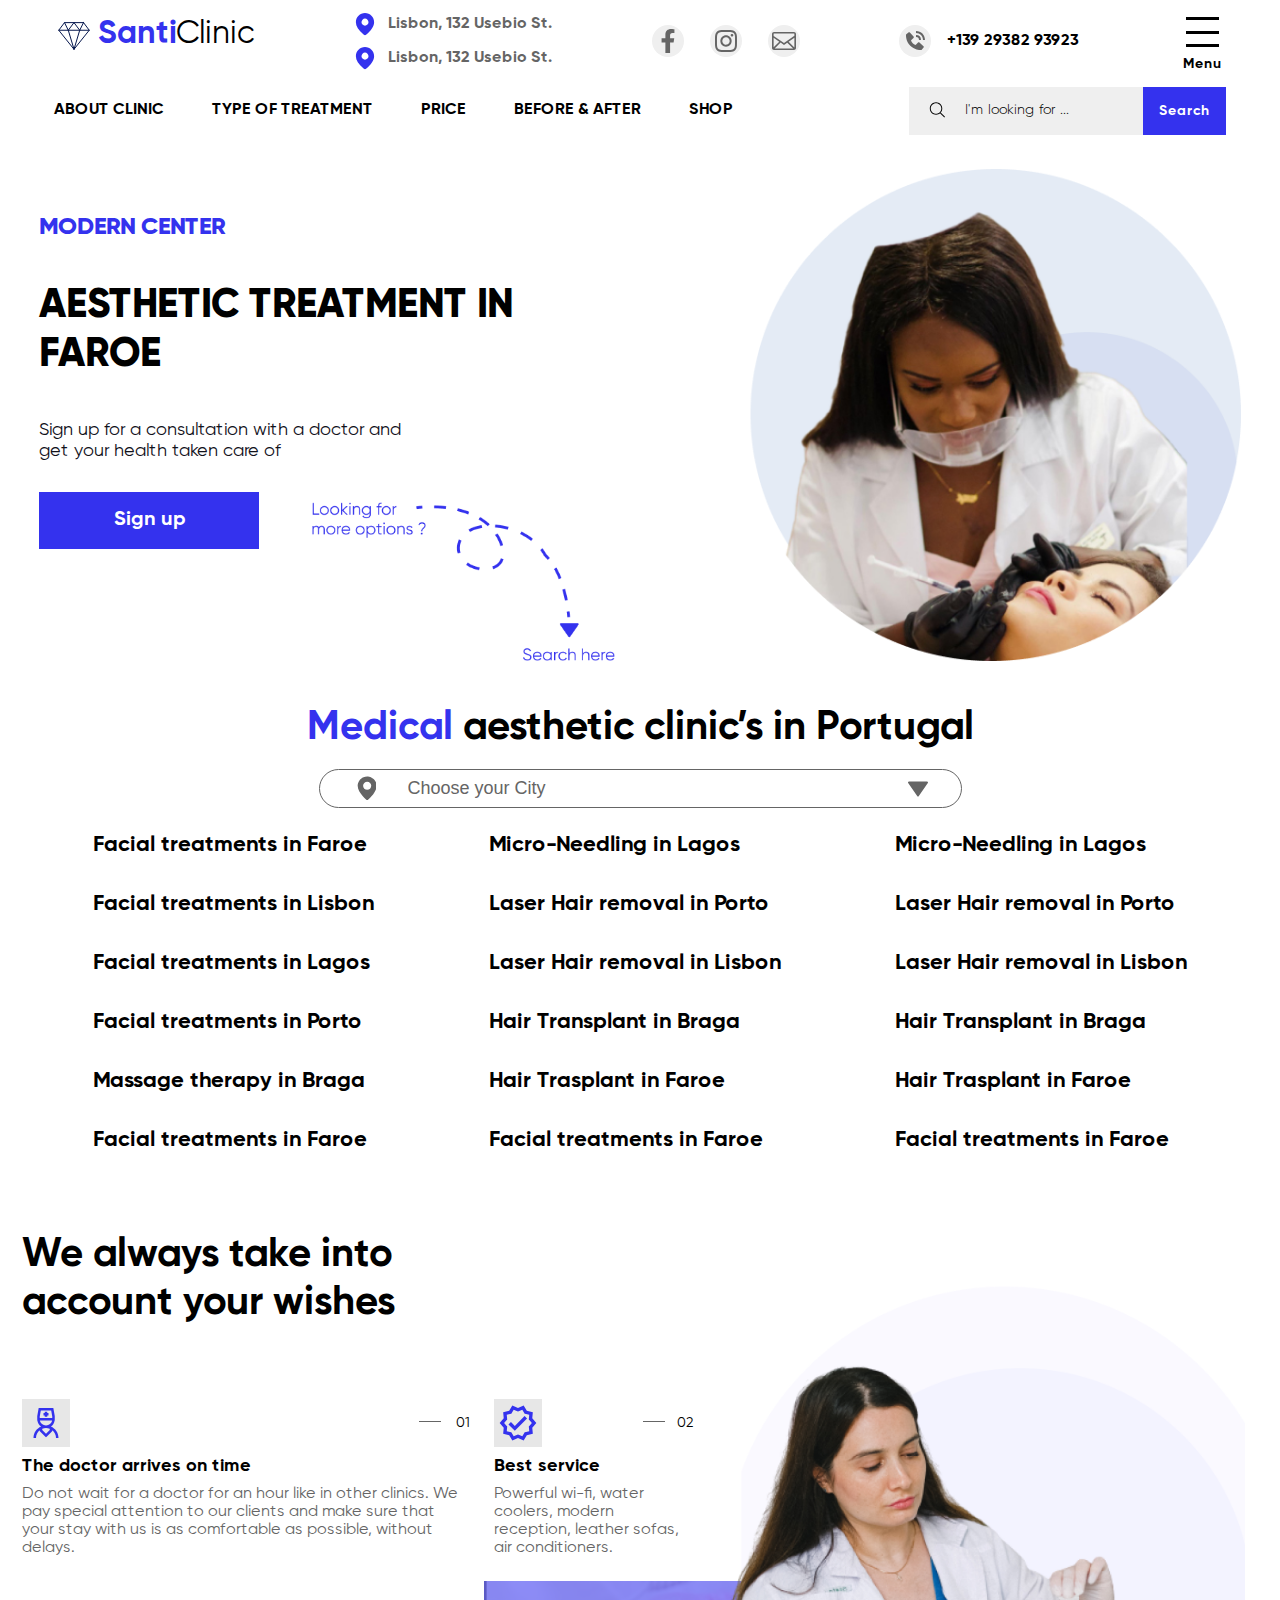
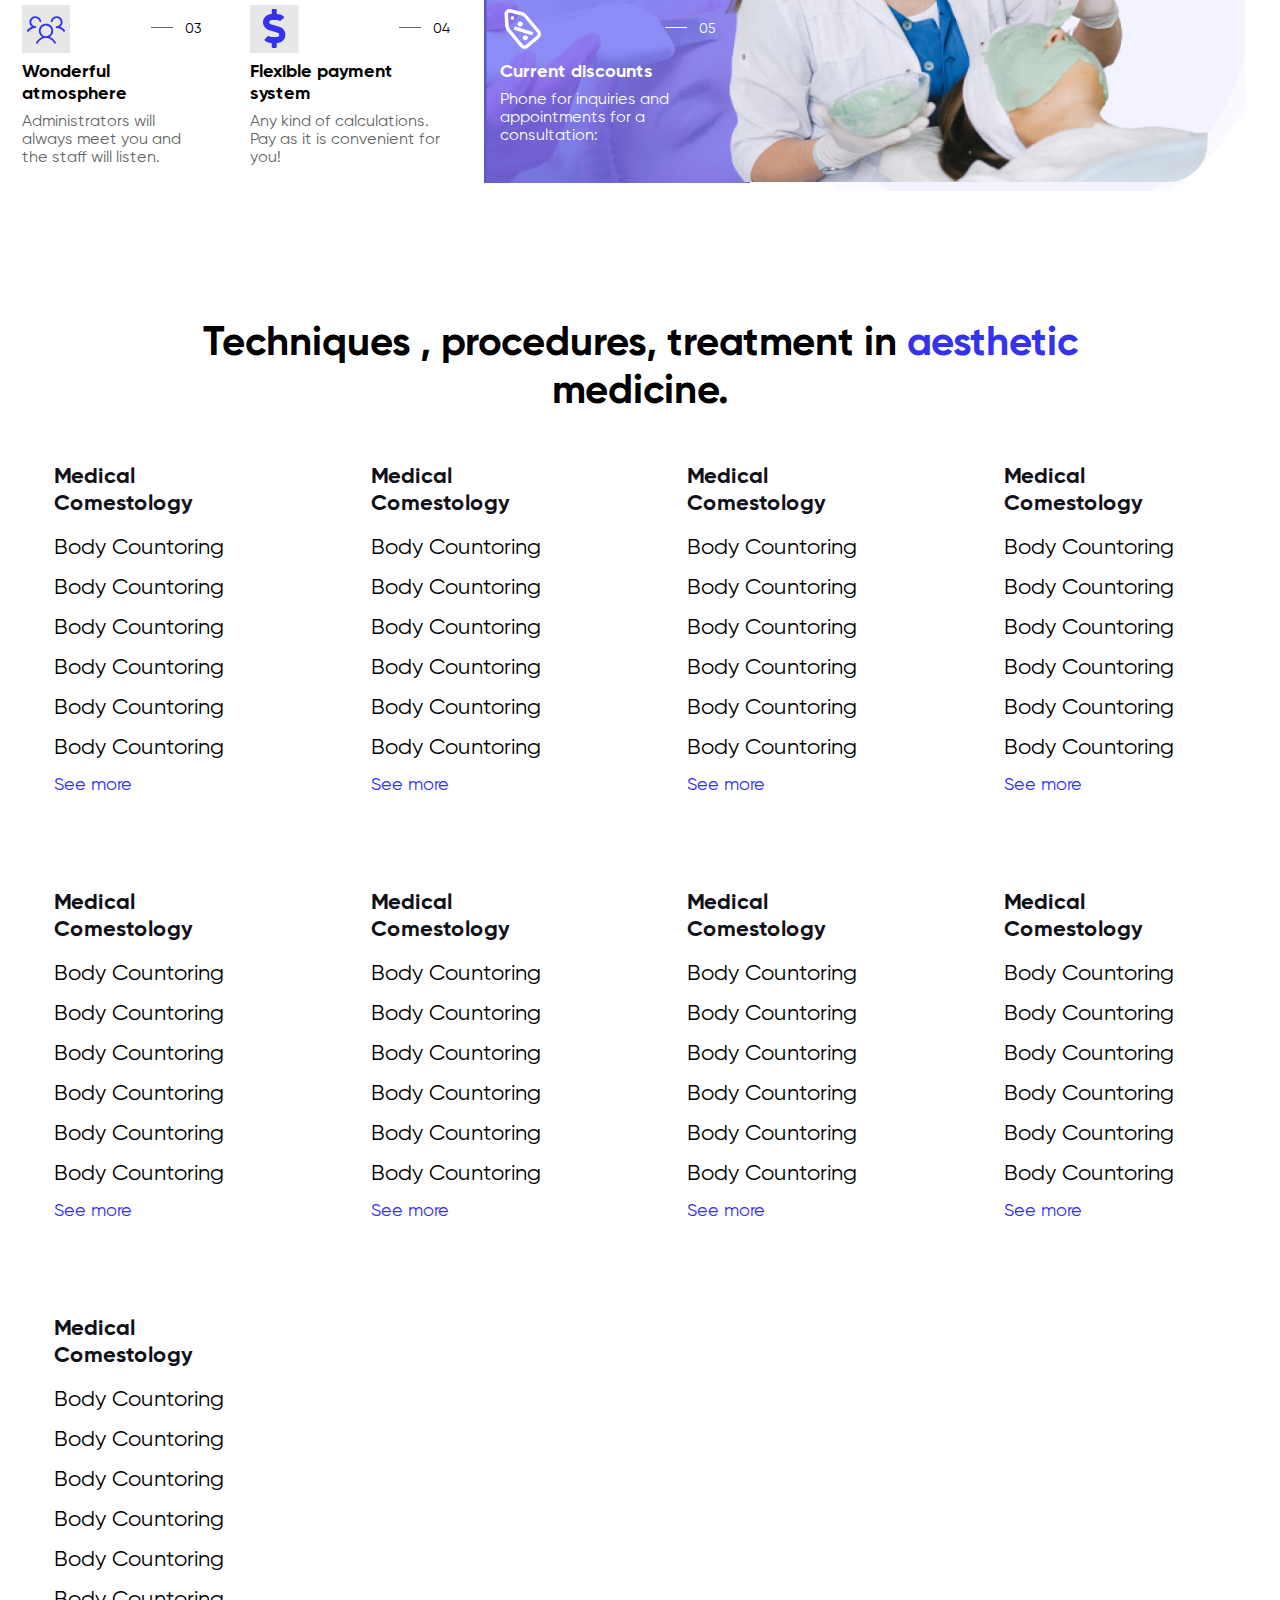
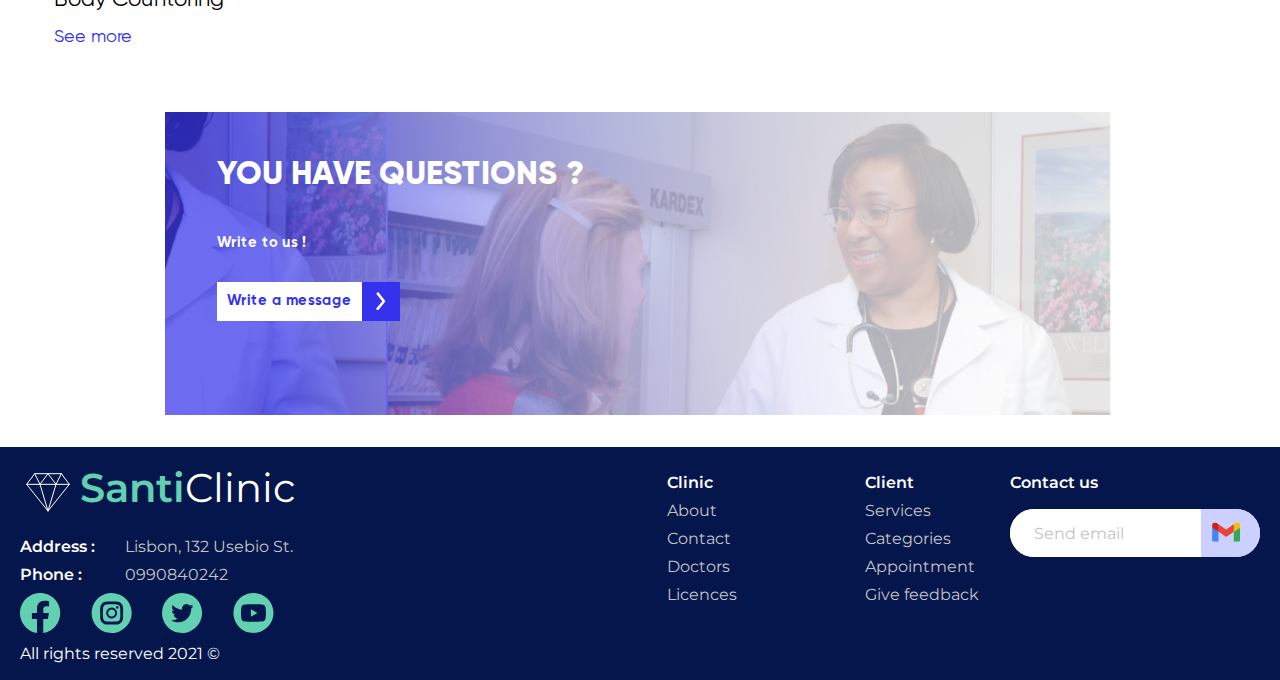
<file: d3.html>
<!DOCTYPE html>
<html lang="ru">
<head>
	<meta charset="UTF-8">
	<meta name="viewport" content="width=device-width">
	<link href="https://fonts.googleapis.com/css2?family=Montserrat:wght@400;600;700&display=swap" rel="stylesheet">
	<link rel="stylesheet" href="css/d3.min.css">
	<title>SantiClinic</title>
</head>
<body>
	<div class="wrapper">
		<header class="header header">
	<div class="container">
		<div class="header__inner">
			<div class="header__top">
				<div class="header__logo logo logo_header">
					<div class="logo__image">
						<svg width="40" height="40" viewBox="0 0 40 40" fill="none" xmlns="http://www.w3.org/2000/svg">
							<path fill-rule="evenodd" clip-rule="evenodd" d="M29.5236 7.61914L35.2379 15.2382L19.9998 34.2858L4.76172 15.2382L10.4931 7.61914H29.5236Z" stroke="#05164D" stroke-linecap="round" stroke-linejoin="round"/>
							<path d="M4.76172 15.2383H35.2379" stroke="#05164D" stroke-linecap="round" stroke-linejoin="round"/>
							<path d="M14.2852 15.2383L19.9994 34.2859" stroke="#05164D" stroke-linecap="round" stroke-linejoin="round"/>
							<path d="M25.7143 15.2383L20 34.2859" stroke="#05164D" stroke-linecap="round" stroke-linejoin="round"/>
							<path d="M10.4922 7.61914L14.2846 15.2382L19.9989 7.61914L25.7131 15.2382L29.5227 7.61914" stroke="#05164D" stroke-linecap="round" stroke-linejoin="round"/>
						</svg>
					</div>
					<div class="logo__text">
						<a class="logo__title">
							<span>Santi</span>Clinic
						</a>
					</div>
				</div>
				<div class="header__places">
					<div class="header__place">
						<svg width="24" height="24" viewBox="0 0 17 22" fill="none" xmlns="http://www.w3.org/2000/svg">
							<path d="M8.49972 0.928711C13.1154 0.928711 16.8569 4.67014 16.8569 9.28585C16.8569 12.8173 14.3754 16.6659 9.47686 20.8727C9.20448 21.1067 8.8572 21.2352 8.49812 21.2349C8.13903 21.2346 7.79198 21.1055 7.52001 20.871L7.19601 20.5899C2.51429 16.4927 0.142578 12.7384 0.142578 9.28585C0.142578 4.67014 3.88401 0.928711 8.49972 0.928711ZM8.49972 6.07157C7.64724 6.07157 6.82967 6.41021 6.22688 7.01301C5.62408 7.61581 5.28544 8.43337 5.28544 9.28585C5.28544 10.1383 5.62408 10.9559 6.22688 11.5587C6.82967 12.1615 7.64724 12.5001 8.49972 12.5001C9.3522 12.5001 10.1698 12.1615 10.7726 11.5587C11.3754 10.9559 11.714 10.1383 11.714 9.28585C11.714 8.43337 11.3754 7.61581 10.7726 7.01301C10.1698 6.41021 9.3522 6.07157 8.49972 6.07157Z" fill="#3432EE"/>
						</svg>
						<span>Lisbon, 132 Usebio St.</span>
					</div>
					<div class="header__place">
						<svg width="24" height="24" viewBox="0 0 17 22" fill="none" xmlns="http://www.w3.org/2000/svg">
							<path d="M8.49972 0.928711C13.1154 0.928711 16.8569 4.67014 16.8569 9.28585C16.8569 12.8173 14.3754 16.6659 9.47686 20.8727C9.20448 21.1067 8.8572 21.2352 8.49812 21.2349C8.13903 21.2346 7.79198 21.1055 7.52001 20.871L7.19601 20.5899C2.51429 16.4927 0.142578 12.7384 0.142578 9.28585C0.142578 4.67014 3.88401 0.928711 8.49972 0.928711ZM8.49972 6.07157C7.64724 6.07157 6.82967 6.41021 6.22688 7.01301C5.62408 7.61581 5.28544 8.43337 5.28544 9.28585C5.28544 10.1383 5.62408 10.9559 6.22688 11.5587C6.82967 12.1615 7.64724 12.5001 8.49972 12.5001C9.3522 12.5001 10.1698 12.1615 10.7726 11.5587C11.3754 10.9559 11.714 10.1383 11.714 9.28585C11.714 8.43337 11.3754 7.61581 10.7726 7.01301C10.1698 6.41021 9.3522 6.07157 8.49972 6.07157Z" fill="#3432EE"/>
						</svg>
						<span>Lisbon, 132 Usebio St.</span>
					</div>
				</div>
				<div class="header__sn">
					<svg width="32" height="32" viewBox="0 0 32 32" fill="none" xmlns="http://www.w3.org/2000/svg">
						<circle cx="16" cy="16" r="16" fill="#EFEFEF"/>
						<g clip-path="url(#clip0_402:195)">
							<path d="M21.5855 17.5002L22.2522 13.157H18.0845V10.3385C18.0845 9.15048 18.6665 7.99173 20.5332 7.99173H22.4277V4.29423C22.4277 4.29423 20.7087 4.00098 19.0647 4.00098C15.6327 4.00098 13.3895 6.08148 13.3895 9.84723V13.1577H9.57422V17.501H13.3895V28.001H18.0845V17.501L21.5855 17.5002Z" fill="#656565"/>
						</g>
						<defs>
							<clipPath id="clip0_402:195">
								<rect width="24" height="24" fill="white" transform="translate(4 4)"/>
							</clipPath>
						</defs>
					</svg>
					<svg width="32" height="32" viewBox="0 0 32 32" fill="none" xmlns="http://www.w3.org/2000/svg">
						<circle cx="16" cy="16" r="16" fill="#EFEFEF"/>
						<path fill-rule="evenodd" clip-rule="evenodd" d="M11.465 5.066C12.638 5.012 13.012 5 16 5C18.988 5 19.362 5.013 20.534 5.066C21.706 5.119 22.506 5.306 23.206 5.577C23.939 5.854 24.604 6.287 25.154 6.847C25.714 7.396 26.146 8.06 26.422 8.794C26.694 9.494 26.88 10.294 26.934 11.464C26.988 12.639 27 13.013 27 16C27 18.988 26.987 19.362 26.934 20.535C26.881 21.705 26.694 22.505 26.422 23.205C26.146 23.9391 25.7133 24.6042 25.154 25.154C24.604 25.714 23.939 26.146 23.206 26.422C22.506 26.694 21.706 26.88 20.536 26.934C19.362 26.988 18.988 27 16 27C13.012 27 12.638 26.987 11.465 26.934C10.295 26.881 9.495 26.694 8.795 26.422C8.06092 26.146 7.39582 25.7133 6.846 25.154C6.28638 24.6047 5.85331 23.9399 5.577 23.206C5.306 22.506 5.12 21.706 5.066 20.536C5.012 19.361 5 18.987 5 16C5 13.012 5.013 12.638 5.066 11.466C5.119 10.294 5.306 9.494 5.577 8.794C5.85372 8.06008 6.28712 7.39531 6.847 6.846C7.39604 6.2865 8.06047 5.85344 8.794 5.577C9.494 5.306 10.294 5.12 11.464 5.066H11.465ZM20.445 7.046C19.285 6.993 18.937 6.982 16 6.982C13.063 6.982 12.715 6.993 11.555 7.046C10.482 7.095 9.9 7.274 9.512 7.425C8.999 7.625 8.632 7.862 8.247 8.247C7.88205 8.60205 7.60118 9.03428 7.425 9.512C7.274 9.9 7.095 10.482 7.046 11.555C6.993 12.715 6.982 13.063 6.982 16C6.982 18.937 6.993 19.285 7.046 20.445C7.095 21.518 7.274 22.1 7.425 22.488C7.601 22.965 7.882 23.398 8.247 23.753C8.602 24.118 9.035 24.399 9.512 24.575C9.9 24.726 10.482 24.905 11.555 24.954C12.715 25.007 13.062 25.018 16 25.018C18.938 25.018 19.285 25.007 20.445 24.954C21.518 24.905 22.1 24.726 22.488 24.575C23.001 24.375 23.368 24.138 23.753 23.753C24.118 23.398 24.399 22.965 24.575 22.488C24.726 22.1 24.905 21.518 24.954 20.445C25.007 19.285 25.018 18.937 25.018 16C25.018 13.063 25.007 12.715 24.954 11.555C24.905 10.482 24.726 9.9 24.575 9.512C24.375 8.999 24.138 8.632 23.753 8.247C23.3979 7.88207 22.9657 7.60121 22.488 7.425C22.1 7.274 21.518 7.095 20.445 7.046ZM14.595 19.391C15.3797 19.7176 16.2534 19.7617 17.0669 19.5157C17.8805 19.2697 18.5834 18.7489 19.0556 18.0422C19.5278 17.3356 19.7401 16.4869 19.656 15.6411C19.572 14.7953 19.197 14.005 18.595 13.405C18.2112 13.0215 17.7472 12.7278 17.2363 12.5451C16.7255 12.3625 16.1804 12.2954 15.6405 12.3486C15.1006 12.4019 14.5792 12.5742 14.1138 12.8531C13.6485 13.1321 13.2507 13.5107 12.9493 13.9619C12.6479 14.413 12.4502 14.9253 12.3705 15.462C12.2908 15.9986 12.3312 16.5463 12.4885 17.0655C12.6459 17.5847 12.9165 18.0626 13.2807 18.4647C13.645 18.8668 14.0938 19.1832 14.595 19.391ZM12.002 12.002C12.527 11.477 13.1503 11.0605 13.8363 10.7764C14.5223 10.4922 15.2575 10.346 16 10.346C16.7425 10.346 17.4777 10.4922 18.1637 10.7764C18.8497 11.0605 19.473 11.477 19.998 12.002C20.523 12.527 20.9395 13.1503 21.2236 13.8363C21.5078 14.5223 21.654 15.2575 21.654 16C21.654 16.7425 21.5078 17.4777 21.2236 18.1637C20.9395 18.8497 20.523 19.473 19.998 19.998C18.9377 21.0583 17.4995 21.654 16 21.654C14.5005 21.654 13.0623 21.0583 12.002 19.998C10.9417 18.9377 10.346 17.4995 10.346 16C10.346 14.5005 10.9417 13.0623 12.002 12.002ZM22.908 11.188C23.0381 11.0653 23.1423 10.9177 23.2143 10.754C23.2863 10.5903 23.3248 10.4138 23.3274 10.2349C23.33 10.0561 23.2967 9.87855 23.2295 9.71281C23.1622 9.54707 23.0624 9.39651 22.936 9.27004C22.8095 9.14357 22.6589 9.04376 22.4932 8.97652C22.3275 8.90928 22.1499 8.87598 21.9711 8.87858C21.7922 8.88119 21.6157 8.91965 21.452 8.9917C21.2883 9.06374 21.1407 9.1679 21.018 9.298C20.7793 9.55103 20.6486 9.88712 20.6537 10.2349C20.6588 10.5827 20.7992 10.9149 21.0452 11.1608C21.2911 11.4068 21.6233 11.5472 21.9711 11.5523C22.3189 11.5574 22.655 11.4267 22.908 11.188Z" fill="#656565"/>
					</svg>
					<svg width="32" height="32" viewBox="0 0 32 32" fill="none" xmlns="http://www.w3.org/2000/svg">
						<circle cx="16" cy="16" r="16" fill="#EFEFEF"/>
						<path fill-rule="evenodd" clip-rule="evenodd" d="M25.9996 7C27.1036 7 28 7.8952 28 9.0004V22.9996C28 24.1036 27.1048 25 25.9996 25H6.0004C4.8964 25 4 24.1048 4 22.9996V9.0004C4 7.8964 4.8952 7 6.0004 7H25.9996ZM12.6016 17.5936L6.7096 23.416H25.0996L19.2712 17.6536L16 19.918L12.6016 17.5936ZM26.368 12.7504L20.6128 16.7296L26.368 22.4128V12.7504ZM5.6332 12.8236V22.2268L11.2564 16.6696L5.6332 12.8236ZM25.9804 8.5852H6.0376C5.9281 8.58006 5.82077 8.61698 5.7376 8.6884C5.70064 8.7215 5.67211 8.76293 5.65437 8.80926C5.63663 8.85559 5.6302 8.90548 5.6356 8.9548V10.8988L16 17.9872L26.3728 10.8292V9.0388C26.374 8.878 26.3368 8.7616 26.2624 8.6884C26.2255 8.65245 26.1814 8.62469 26.133 8.60691C26.0846 8.58913 26.033 8.58173 25.9816 8.5852H25.9804Z" fill="#656565"/>
					</svg>
				</div>
				<div class="header__call">
					<svg width="32" height="32" viewBox="0 0 32 32" fill="none" xmlns="http://www.w3.org/2000/svg">
						<circle cx="16" cy="16" r="16" fill="#EFEFEF"/>
						<path d="M24.0002 14.999H26.0002C26.0002 9.869 22.1272 6 16.9902 6V8C21.0522 8 24.0002 10.943 24.0002 14.999Z" fill="#656565"/>
						<path d="M17.0003 12.0002C19.1033 12.0002 20.0003 12.8972 20.0003 15.0002H22.0003C22.0003 11.7752 20.2253 10.0002 17.0003 10.0002V12.0002ZM20.4223 17.4432C20.2301 17.2686 19.9776 17.1754 19.7181 17.1835C19.4585 17.1915 19.2123 17.3001 19.0313 17.4862L16.6383 19.9472C16.0623 19.8372 14.9043 19.4762 13.7123 18.2872C12.5203 17.0942 12.1593 15.9332 12.0523 15.3612L14.5113 12.9672C14.6977 12.7864 14.8064 12.5401 14.8144 12.2804C14.8225 12.0208 14.7292 11.7683 14.5543 11.5762L10.8593 7.51324C10.6843 7.3206 10.4412 7.20374 10.1814 7.1875C9.92171 7.17125 9.66588 7.2569 9.46828 7.42624L7.29828 9.28724C7.12539 9.46075 7.0222 9.69169 7.00828 9.93624C6.99328 10.1862 6.70728 16.1082 11.2993 20.7022C15.3053 24.7072 20.3233 25.0002 21.7053 25.0002C21.9073 25.0002 22.0313 24.9942 22.0643 24.9922C22.3088 24.9786 22.5396 24.8749 22.7123 24.7012L24.5723 22.5302C24.7417 22.3328 24.8276 22.077 24.8115 21.8173C24.7954 21.5576 24.6788 21.3143 24.4863 21.1392L20.4223 17.4432Z" fill="#656565"/>
					</svg>
					<a href="tel:+1392938293923">+139 29382 93923</a>
				</div>
				<div class="header__menu menu">
					<div class="menu__icon">
						<span></span>
					</div>
					<div class="menu__text">Menu</div>
					<div class="menu__content">
						<nav class="menu__navbar">
							<a class="navbar__link">ABOUT CLINIC</a>
							<a class="navbar__link">TYPE OF TREATMENT</a>
							<a class="navbar__link">PRICE</a>
							<a class="navbar__link">BEFORE & AFTER </a>
							<a class="navbar__link">SHOP</a>
						</nav>
					</div>
				</div>
			</div>
			<div class="header__bottom">
				<nav class="header__navbar navbar">
					<a class="navbar__link">ABOUT CLINIC</a>
					<a class="navbar__link">TYPE OF TREATMENT</a>
					<a class="navbar__link">PRICE</a>
					<a class="navbar__link">BEFORE & AFTER </a>
					<a class="navbar__link">SHOP</a>
				</nav>
				<div class="header__search search">
					<form>
						<div class="search__input">
							<span class="search__icon">
								<svg width="24" height="25" viewBox="0 0 24 25" fill="none" xmlns="http://www.w3.org/2000/svg">
									<path d="M11.0408 17.7798C7.58478 17.7798 4.80078 14.9958 4.80078 11.5398C4.80078 8.08381 7.58478 5.2998 11.0408 5.2998C14.4968 5.2998 17.2808 8.08381 17.2808 11.5398C17.2808 14.9958 14.4968 17.7798 11.0408 17.7798ZM11.0408 6.2598C8.11278 6.2598 5.76078 8.6118 5.76078 11.5398C5.76078 14.4678 8.11278 16.8198 11.0408 16.8198C13.9688 16.8198 16.3208 14.4678 16.3208 11.5398C16.3208 8.6118 13.9688 6.2598 11.0408 6.2598Z" fill="black"/>
									<path d="M15.6865 15.5078L19.9969 19.8182L19.3182 20.4969L15.0078 16.1865L15.6865 15.5078Z" fill="black"/>
								</svg>
							</span>
							<label>
								<input type="text" placeholder="I'm looking for ...">
							</label>
						</div>
						<button>Search</button>
					</form>
				</div>
			</div>
		</div>
	</div>
</header>
		<main class="main">
			<section class="aesthetic">
				<div class="container">
					<div class="aesthetic__inner">
						<h2 class="aesthetic__subtitle">MODERN CENTER</h2>
						<h1 class="aesthetic__title">AESTHETIC TREATMENT IN FAROE</h1>
						<p class="aesthetic__text">Sign up for a consultation with a doctor and get your health taken care of </p>
						<div class="aesthetic__bottom">
							<a class="aesthetic__button">Sign up</a>
							<div class="aesthetic__arrow">
								<img src="images/3/arrow.png" alt="arrow">
							</div>
						</div>
					</div>
				</div>
			</section>
			<section class="pluses">
				<div class="container">
					<div class="pluses__inner">
						<div class="pluses__item">We guarantee the result 10 years of experience</div>
						<div class="pluses__item">Fast rehabilitation and confidenticality</div>
						<div class="pluses__item">Legal guarantees and affordable prices</div>
						<div class="pluses__item">Attentive and experienced surgeions</div>
						<div class="pluses__item">Modern equipment</div>
						<div class="pluses__item">Fast rehabilitation and confidenticality</div>
					</div>
				</div>
			</section>
			<section class="medical">
				<div class="container">
					<div class="medical__inner">
						<h2 class="medical__title"><span>Medical</span> aesthetic clinic’s in Portugal</h2>
						<form class="medical__form">
							<div class="medical__select">
								<select>
									<option value="" disabled selected>Choose your City</option>
									<option value="">1</option>
									<option value="">2</option>
									<option value="">3</option>
								</select>
							</div>
						</form>
						<div class="medical__cities">
							<ul>
								<li>Facial treatments in Faroe</li>
								<li>Facial treatments in Lisbon</li>
								<li>Facial treatments in Lagos</li>
								<li>Facial treatments in Porto</li>
								<li>Massage therapy in Braga</li>
								<li>Facial treatments in Faroe</li>
							</ul>
							<ul>
								<li>Micro-Needling in Lagos</li>
								<li>Laser Hair removal in Porto</li>
								<li>Laser Hair removal in Lisbon</li>
								<li>Hair Transplant in Braga</li>
								<li>Hair Trasplant in Faroe</li>
								<li>Facial treatments in Faroe</li>
							</ul>
							<ul>
								<li>Micro-Needling in Lagos</li>
								<li>Laser Hair removal in Porto</li>
								<li>Laser Hair removal in Lisbon</li>
								<li>Hair Transplant in Braga</li>
								<li>Hair Trasplant in Faroe</li>
								<li>Facial treatments in Faroe</li>
							</ul>
						</div>
						<a class="medical__link">See more</a>
					</div>
				</div>
			</section>
			<section class="wishes">
				<div class="container">
					<div class="wishes__inner">
						<h2 class="wishes__title">We <span>always</span> take into account your wishes</h2>
						<div class="wishes__image">
							<img src="images/3/MaskGroupMobile.png" alt="photo">
						</div>
						<div class="wishes__main">
							<div class="wishes__item">
								<div class="wishes__top">
									<svg width="48" height="48" viewBox="0 0 48 48" fill="none" xmlns="http://www.w3.org/2000/svg">
										<rect width="48" height="48" fill="#E7E7E7"/>
										<path d="M16.695 9L16.5 10.0163L15.25 17.0475V21.5H15.3675C15.5406 22.7082 15.9634 23.8671 16.6091 24.9029C17.2547 25.9388 18.109 26.8288 19.1175 27.5163C14.6588 29.4287 11.5 33.8538 11.5 39H14C13.998 37.4997 14.3341 36.0183 14.9833 34.6657C15.6325 33.3132 16.5782 32.1243 17.75 31.1875V32.0075L18.1013 32.3988L23.1012 37.3988L24 38.2575L24.8988 37.3988L29.8988 32.3988L30.25 32.0075V31.1875C31.4218 32.1243 32.3675 33.3132 33.0167 34.6657C33.6659 36.0183 34.002 37.4997 34 39H36.5C36.5 33.8538 33.3412 29.43 28.8825 27.515C29.8909 26.8276 30.7451 25.9378 31.3907 24.9023C32.0363 23.8667 32.4592 22.708 32.6325 21.5H32.75V17.0463L31.5 10.0163L31.305 9H16.695ZM18.805 11.5H29.195L30.25 17.4762V19H17.75V17.4762L18.805 11.5ZM22.75 12.75V14H21.5V16.5H22.75V17.75H25.25V16.5H26.5V14H25.25V12.75H22.75ZM17.8675 21.5H30.1325C29.8439 22.9129 29.0756 24.1825 27.958 25.0937C26.8404 26.005 25.442 26.5018 24 26.5C22.558 26.5018 21.1596 26.005 20.042 25.0937C18.9244 24.1825 18.1561 22.9129 17.8675 21.5ZM24 29C25.2834 28.9933 26.5563 29.2322 27.75 29.7038V30.9538L24 34.7038L20.25 30.9538V29.7038C21.4437 29.2322 22.7166 28.9933 24 29Z" fill="#3432EE"/>
									</svg>
									<span>01</span>
								</div>
								<h4 class="wishes__subtitle">The doctor arrives on time</h4>
								<div class="wishes__text">Do not wait for a doctor for an hour like in other clinics. We pay special attention to our clients and make sure that your stay with us is as comfortable as possible, without delays.</div>
							</div>
							<div class="wishes__item">
								<div class="wishes__top">
									<svg width="48" height="48" viewBox="0 0 48 48" fill="none" xmlns="http://www.w3.org/2000/svg">
										<rect width="48" height="48" fill="#E7E7E7"/>
										<path d="M42.3327 23.9833L38.266 19.3333L38.8327 13.1833L32.816 11.8167L29.666 6.5L23.9993 8.93333L18.3327 6.5L15.1827 11.8167L9.16602 13.1667L9.73268 19.3333L5.66602 23.9833L9.73268 28.6333L9.16602 34.8L15.1827 36.1667L18.3327 41.5L23.9993 39.05L29.666 41.4833L32.816 36.1667L38.8327 34.8L38.266 28.65L42.3327 23.9833ZM35.7493 26.45L34.816 27.5333L34.9493 28.95L35.2493 32.2L32.0827 32.9167L30.6827 33.2333L29.9493 34.4667L28.2993 37.2667L25.3327 35.9833L23.9993 35.4167L22.6827 35.9833L19.716 37.2667L18.066 34.4833L17.3327 33.25L15.9327 32.9333L12.766 32.2167L13.066 28.95L13.1993 27.5333L12.266 26.45L10.116 24L12.266 21.5333L13.1993 20.45L13.0493 19.0167L12.7493 15.7833L15.916 15.0667L17.316 14.75L18.0493 13.5167L19.6993 10.7167L22.666 12L23.9993 12.5667L25.316 12L28.2827 10.7167L29.9327 13.5167L30.666 14.75L32.066 15.0667L35.2327 15.7833L34.9327 19.0333L34.7993 20.45L35.7327 21.5333L37.8827 23.9833L35.7493 26.45Z" fill="#3432EE"/>
										<path d="M20.8158 26.9172L16.9491 23.0339L14.4824 25.5172L20.8158 31.8672L33.0491 19.6005L30.5824 17.1172L20.8158 26.9172Z" fill="#3432EE"/>
									</svg>
									<span>02</span>
								</div>
								<h4 class="wishes__subtitle">Best service</h4>
								<div class="wishes__text">Powerful wi-fi, water coolers, modern reception, leather sofas, air conditioners.</div>
							</div>
							<div class="wishes__item">
								<div class="wishes__top">
									<svg width="48" height="48" viewBox="0 0 48 48" fill="none" xmlns="http://www.w3.org/2000/svg">
										<rect width="48" height="48" fill="#E7E7E7"/>
										<path d="M42.6888 26.6236C42.49 26.7729 42.24 26.8371 41.9939 26.8021C41.7478 26.7672 41.5256 26.6359 41.3763 26.4372C40.5937 25.3855 39.5751 24.5322 38.4026 23.946C37.2301 23.3598 35.9363 23.0571 34.6255 23.0622C34.3768 23.0622 34.1384 22.9634 33.9626 22.7876C33.7867 22.6117 33.688 22.3733 33.688 22.1247C33.688 21.876 33.7867 21.6376 33.9626 21.4617C34.1384 21.2859 34.3768 21.1872 34.6255 21.1872C35.3962 21.187 36.151 20.9676 36.8018 20.5545C37.4525 20.1414 37.9723 19.5518 38.3005 18.8544C38.6286 18.157 38.7516 17.3806 38.6551 16.6159C38.5586 15.8512 38.2465 15.1297 37.7553 14.5358C37.2642 13.9418 36.6141 13.4998 35.8812 13.2614C35.1482 13.023 34.3626 12.998 33.6159 13.1894C32.8693 13.3807 32.1925 13.7805 31.6646 14.3421C31.1367 14.9037 30.7794 15.6039 30.6345 16.3609C30.6116 16.4819 30.565 16.5971 30.4975 16.7001C30.43 16.803 30.3429 16.8917 30.2411 16.961C30.1393 17.0303 30.0249 17.0789 29.9044 17.1039C29.7839 17.129 29.6596 17.1301 29.5386 17.1072C29.4176 17.0842 29.3024 17.0376 29.1994 16.9701C29.0965 16.9026 29.0078 16.8155 28.9385 16.7137C28.8692 16.612 28.8206 16.4975 28.7955 16.377C28.7705 16.2565 28.7694 16.1322 28.7923 16.0112C28.9721 15.0659 29.3789 14.1783 29.9777 13.4251C30.5766 12.6718 31.3495 12.0754 32.23 11.6872C33.1106 11.299 34.0722 11.1306 35.0323 11.1966C35.9923 11.2625 36.9219 11.5608 37.7411 12.0658C38.5602 12.5707 39.2444 13.2672 39.7346 14.0953C40.2248 14.9233 40.5065 15.8581 40.5552 16.8192C40.604 17.7803 40.4185 18.7388 40.0146 19.6122C39.6107 20.4856 39.0006 21.2478 38.2367 21.8331C40.085 22.5225 41.6954 23.73 42.8752 25.3111C43.0245 25.5098 43.0887 25.7598 43.0537 26.0059C43.0188 26.252 42.8875 26.4742 42.6888 26.6236ZM33.8378 37.3387C33.8926 37.4495 33.9249 37.57 33.9329 37.6933C33.9409 37.8166 33.9245 37.9402 33.8846 38.0572C33.8446 38.1741 33.782 38.282 33.7002 38.3746C33.6185 38.4672 33.5192 38.5428 33.4081 38.5969C33.297 38.6511 33.1764 38.6827 33.053 38.69C32.9297 38.6974 32.8061 38.6802 32.6894 38.6396C32.5727 38.599 32.4652 38.5358 32.373 38.4535C32.2808 38.3712 32.2058 38.2715 32.1523 38.1601C31.4082 36.6315 30.2493 35.343 28.8078 34.4416C27.3664 33.5401 25.7006 33.0621 24.0005 33.0621C22.3004 33.0621 20.6345 33.5401 19.1931 34.4416C17.7517 35.343 16.5927 36.6315 15.8486 38.1601C15.7951 38.2715 15.7201 38.3712 15.6279 38.4535C15.5358 38.5358 15.4282 38.599 15.3115 38.6396C15.1948 38.6802 15.0713 38.6974 14.9479 38.69C14.8246 38.6827 14.7039 38.6511 14.5928 38.5969C14.4818 38.5428 14.3825 38.4672 14.3007 38.3746C14.2189 38.282 14.1563 38.1741 14.1164 38.0572C14.0764 37.9402 14.06 37.8166 14.068 37.6933C14.076 37.57 14.1084 37.4495 14.1631 37.3387C15.3712 34.8353 17.4918 32.8893 20.0897 31.9004C18.7889 31.0569 17.7957 29.8153 17.2583 28.3609C16.721 26.9066 16.6684 25.3175 17.1082 23.8308C17.5481 22.3441 18.4569 21.0395 19.699 20.1116C20.9411 19.1838 22.45 18.6825 24.0004 18.6825C25.5508 18.6825 27.0597 19.1838 28.3018 20.1116C29.5439 21.0395 30.4527 22.3441 30.8926 23.8308C31.3324 25.3175 31.2798 26.9066 30.7424 28.3609C30.2051 29.8153 29.2119 31.0569 27.9111 31.9004C30.509 32.8892 32.6298 34.8352 33.8378 37.3387ZM24.0005 31.1872C25.0512 31.1872 26.0783 30.8756 26.9519 30.2918C27.8256 29.7081 28.5065 28.8784 28.9086 27.9077C29.3107 26.9369 29.4159 25.8688 29.2109 24.8382C29.0059 23.8077 28.4999 22.8611 27.757 22.1181C27.014 21.3752 26.0674 20.8692 25.0369 20.6642C24.0064 20.4592 22.9382 20.5645 21.9675 20.9665C20.9967 21.3686 20.167 22.0495 19.5833 22.9232C18.9995 23.7968 18.688 24.8239 18.688 25.8747C18.6895 27.2831 19.2498 28.6335 20.2457 29.6294C21.2416 30.6254 22.592 31.1856 24.0005 31.1872ZM13.3755 21.1872C12.6047 21.187 11.8499 20.9676 11.1992 20.5545C10.5484 20.1414 10.0286 19.5518 9.70048 18.8544C9.37231 18.157 9.2493 17.3806 9.34583 16.6159C9.44235 15.8512 9.75442 15.1297 10.2456 14.5358C10.7368 13.9418 11.3868 13.4998 12.1198 13.2614C12.8527 13.023 13.6384 12.998 14.385 13.1894C15.1316 13.3807 15.8084 13.7805 16.3363 14.3421C16.8642 14.9037 17.2215 15.6039 17.3664 16.3609C17.4128 16.6052 17.5544 16.821 17.7599 16.961C17.9655 17.1009 18.2182 17.1534 18.4625 17.107C18.7068 17.0606 18.9226 16.919 19.0626 16.7135C19.2025 16.5079 19.255 16.2552 19.2086 16.0109C19.0288 15.0656 18.622 14.1781 18.0231 13.4249C17.4242 12.6717 16.6512 12.0753 15.7707 11.6872C14.8902 11.299 13.9286 11.1307 12.9685 11.1966C12.0085 11.2626 11.079 11.5609 10.2598 12.0659C9.44069 12.5709 8.75657 13.2674 8.26635 14.0954C7.77614 14.9235 7.49453 15.8582 7.44576 16.8193C7.397 17.7803 7.58254 18.7388 7.98642 19.6122C8.3903 20.4856 9.00041 21.2478 9.76422 21.8331C7.91579 22.5225 6.30525 23.7301 5.12547 25.3112C5.05152 25.4096 4.99768 25.5217 4.96703 25.6409C4.93637 25.7602 4.9295 25.8843 4.94681 26.0061C4.96412 26.128 5.00527 26.2453 5.06791 26.3513C5.13055 26.4573 5.21345 26.5499 5.31188 26.6239C5.41031 26.6978 5.52234 26.7517 5.64157 26.7823C5.76081 26.813 5.88492 26.8198 6.00681 26.8025C6.1287 26.7852 6.24599 26.7441 6.35198 26.6814C6.45797 26.6188 6.55058 26.5359 6.62453 26.4375C7.40708 25.3857 8.42562 24.5324 9.59817 23.9461C10.7707 23.3599 12.0645 23.0571 13.3755 23.0622C13.6241 23.0622 13.8626 22.9634 14.0384 22.7876C14.2142 22.6117 14.313 22.3733 14.313 22.1247C14.313 21.876 14.2142 21.6376 14.0384 21.4617C13.8626 21.2859 13.6241 21.1872 13.3755 21.1872Z" fill="#3432EE"/>
									</svg>
									<span>03</span>
								</div>
								<h4 class="wishes__subtitle">Wonderful atmosphere</h4>
								<div class="wishes__text">Administrators will always meet you and the staff will listen.</div>
							</div>
							<div class="wishes__item">
								<div class="wishes__top">
									<svg width="49" height="48" viewBox="0 0 49 48" fill="none" xmlns="http://www.w3.org/2000/svg">
										<rect width="48.5" height="48" fill="#E7E7E7"/>
										<g clip-path="url(#clip0_288:238)">
											<path d="M29.3429 21.7785L20.9054 19.3715C19.9288 19.0973 19.2491 18.2061 19.2491 17.2158C19.2491 15.9742 20.2804 14.9688 21.5538 14.9688H26.7335C27.6866 14.9688 28.6241 15.2506 29.4054 15.7686C29.8819 16.0809 30.5225 16.0047 30.9288 15.6162L33.6475 13.0264C34.2022 12.5008 34.1241 11.6248 33.5069 11.1602C31.5929 9.69766 29.2022 8.88262 26.7491 8.875V5.21875C26.7491 4.54844 26.1866 4 25.4991 4H22.9991C22.3116 4 21.7491 4.54844 21.7491 5.21875V8.875H21.5538C16.5772 8.875 12.5772 13.0416 13.0382 17.9852C13.3663 21.4967 16.1163 24.3531 19.585 25.3434L27.5929 27.6285C28.5694 27.9104 29.2491 28.7939 29.2491 29.7842C29.2491 31.0258 28.2179 32.0312 26.9444 32.0312H21.7647C20.8116 32.0312 19.8741 31.7494 19.0929 31.2314C18.6163 30.9191 17.9757 30.9953 17.5694 31.3838L14.8507 33.9736C14.296 34.4992 14.3741 35.3752 14.9913 35.8398C16.9054 37.3023 19.296 38.1174 21.7491 38.125V41.7812C21.7491 42.4516 22.3116 43 22.9991 43H25.4991C26.1866 43 26.7491 42.4516 26.7491 41.7812V38.1098C30.3897 38.0412 33.8038 35.9312 35.0069 32.5721C36.6866 27.8799 33.8663 23.0658 29.3429 21.7785Z" fill="#3432EE"/>
										</g>
										<defs>
											<clipPath id="clip0_288:238">
												<rect width="22.5" height="40" fill="white" transform="translate(13 4)"/>
											</clipPath>
										</defs>
									</svg>
									<span>04</span>
								</div>
								<h4 class="wishes__subtitle">Flexible payment system</h4>
								<div class="wishes__text">Any kind of calculations. Pay as it is convenient for you!</div>
							</div>
							<div class="wishes__item">
								<div class="wishes__top">
									<svg width="46" height="48" viewBox="0 0 46 48" fill="none" xmlns="http://www.w3.org/2000/svg">
										<g clip-path="url(#clip0_288:261)">
											<path d="M7.54889 26.4193L20.4521 41.9032C21.5811 43.1935 22.8984 43.8387 24.4037 43.8387C25.7478 43.8387 26.9037 43.4355 27.8715 42.629L39.0812 33.1935C40.1564 32.2258 40.7747 31.0161 40.936 29.5645C41.0973 28.2204 40.694 26.9032 39.7263 25.6129L26.8231 10.129C25.4252 8.30106 23.5973 7.14515 21.3392 6.66128L10.1295 4.08063C9.05427 3.75805 8.03276 3.99999 7.06502 4.80644L5.69405 6.01612C4.8876 6.60751 4.48438 7.57526 4.48438 8.91934L5.12954 20.4516C5.39835 22.7634 6.20481 24.7527 7.54889 26.4193ZM9.48438 7.38708L20.8553 10.129C22.0381 10.3978 23.2209 11.1236 24.4037 12.3064L37.307 27.7903C37.7371 28.2204 37.8715 28.7043 37.7102 29.2419C37.7102 29.5645 37.4682 30.0215 36.9844 30.6129L25.7747 40.0484C25.3984 40.371 24.9414 40.5188 24.4037 40.4919C23.8661 40.465 23.4629 40.2634 23.1941 39.8871L10.2908 24.4032C9.26932 23.1129 8.75857 21.7957 8.75857 20.4516L7.95212 8.59676L9.48438 7.38708ZM14.0811 13.0322C14.0811 13.5161 13.9199 13.9193 13.5973 14.2419C13.2747 14.5645 12.8715 14.7258 12.3876 14.7258C11.9037 14.7258 11.5005 14.5645 11.1779 14.2419C10.8553 13.9193 10.6941 13.5161 10.6941 13.0322C10.6941 12.5484 10.8553 12.1451 11.1779 11.8226C11.5005 11.5 11.9037 11.3387 12.3876 11.3387C12.8715 11.3387 13.2747 11.5 13.5973 11.8226C13.9199 12.1451 14.0811 12.5484 14.0811 13.0322ZM14.9682 25.0484L30.7747 30.0484H31.3392C32.0919 30.0484 32.6564 29.6451 33.0328 28.8387C33.1941 28.4086 33.1672 27.9785 32.9521 27.5484C32.7371 27.1183 32.4145 26.8226 31.9844 26.6613L16.1779 21.6613C15.7478 21.4462 15.3043 21.4462 14.8473 21.6613C14.3903 21.8763 14.0811 22.1989 13.9199 22.629C13.5973 23.8656 13.9467 24.672 14.9682 25.0484ZM27.8715 32.7903C27.8715 33.4892 27.6295 34.0941 27.1457 34.6048C26.6618 35.1156 26.0435 35.371 25.2908 35.371C24.5381 35.371 23.9199 35.1156 23.436 34.6048C22.9521 34.0941 22.7102 33.4892 22.7102 32.7903C22.7102 32.0914 22.9656 31.4865 23.4763 30.9758C23.9871 30.465 24.5919 30.2097 25.2908 30.2097C25.9897 30.2097 26.5946 30.465 27.1053 30.9758C27.6161 31.4865 27.8715 32.0914 27.8715 32.7903ZM22.7102 19.0806C22.7102 19.7796 22.4548 20.3844 21.9441 20.8951C21.4333 21.4059 20.8285 21.6613 20.1295 21.6613C19.4306 21.6613 18.8258 21.4059 18.315 20.8951C17.8043 20.3844 17.5489 19.7796 17.5489 19.0806C17.5489 18.3817 17.7908 17.7769 18.2747 17.2661C18.7586 16.7554 19.3768 16.5 20.1295 16.5C20.8822 16.5 21.5005 16.7554 21.9844 17.2661C22.4682 17.7769 22.7102 18.3817 22.7102 19.0806Z" fill="white"/>
										</g>
										<defs>
											<clipPath id="clip0_288:261">
												<rect width="37.4194" height="40" fill="white" transform="translate(4 4)"/>
											</clipPath>
										</defs>
									</svg>
									<span>05</span>
								</div>
								<h4 class="wishes__subtitle">Current discounts</h4>
								<div class="wishes__text">Phone for inquiries and appointments for a consultation:</div>
							</div>
						</div>
					</div>
				</div>
			</section>
			<section class="techniques">
				<div class="container">
					<div class="techniques__inner">
						<h2 class="techniques__title">Techniques , procedures, treatment in <span>aesthetic</span> medicine.</h2>
						<div class="techniques__main">
							<div class="techniques__list">
								<h3 class="techniques__subtitle">Medical Comestology</h3>
								<ul>
									<li>Body Countoring</li>
									<li>Body Countoring</li>
									<li>Body Countoring</li>
									<li>Body Countoring</li>
									<li>Body Countoring</li>
									<li>Body Countoring</li>
								</ul>
								<a class="techniques__link">See more</a>
							</div>
							<div class="techniques__list">
								<h3 class="techniques__subtitle">Medical Comestology</h3>
								<ul>
									<li>Body Countoring</li>
									<li>Body Countoring</li>
									<li>Body Countoring</li>
									<li>Body Countoring</li>
									<li>Body Countoring</li>
									<li>Body Countoring</li>
								</ul>
								<a class="techniques__link">See more</a>
							</div>
							<div class="techniques__list">
								<h3 class="techniques__subtitle">Medical Comestology</h3>
								<ul>
									<li>Body Countoring</li>
									<li>Body Countoring</li>
									<li>Body Countoring</li>
									<li>Body Countoring</li>
									<li>Body Countoring</li>
									<li>Body Countoring</li>
								</ul>
								<a class="techniques__link">See more</a>
							</div>
							<div class="techniques__list">
								<h3 class="techniques__subtitle">Medical Comestology</h3>
								<ul>
									<li>Body Countoring</li>
									<li>Body Countoring</li>
									<li>Body Countoring</li>
									<li>Body Countoring</li>
									<li>Body Countoring</li>
									<li>Body Countoring</li>
								</ul>
								<a class="techniques__link">See more</a>
							</div>
							<div class="techniques__list">
								<h3 class="techniques__subtitle">Medical Comestology</h3>
								<ul>
									<li>Body Countoring</li>
									<li>Body Countoring</li>
									<li>Body Countoring</li>
									<li>Body Countoring</li>
									<li>Body Countoring</li>
									<li>Body Countoring</li>
								</ul>
								<a class="techniques__link">See more</a>
							</div>
							<div class="techniques__list">
								<h3 class="techniques__subtitle">Medical Comestology</h3>
								<ul>
									<li>Body Countoring</li>
									<li>Body Countoring</li>
									<li>Body Countoring</li>
									<li>Body Countoring</li>
									<li>Body Countoring</li>
									<li>Body Countoring</li>
								</ul>
								<a class="techniques__link">See more</a>
							</div>
							<div class="techniques__list">
								<h3 class="techniques__subtitle">Medical Comestology</h3>
								<ul>
									<li>Body Countoring</li>
									<li>Body Countoring</li>
									<li>Body Countoring</li>
									<li>Body Countoring</li>
									<li>Body Countoring</li>
									<li>Body Countoring</li>
								</ul>
								<a class="techniques__link">See more</a>
							</div>
							<div class="techniques__list">
								<h3 class="techniques__subtitle">Medical Comestology</h3>
								<ul>
									<li>Body Countoring</li>
									<li>Body Countoring</li>
									<li>Body Countoring</li>
									<li>Body Countoring</li>
									<li>Body Countoring</li>
									<li>Body Countoring</li>
								</ul>
								<a class="techniques__link">See more</a>
							</div>
							<div class="techniques__list">
								<h3 class="techniques__subtitle">Medical Comestology</h3>
								<ul>
									<li>Body Countoring</li>
									<li>Body Countoring</li>
									<li>Body Countoring</li>
									<li>Body Countoring</li>
									<li>Body Countoring</li>
									<li>Body Countoring</li>
								</ul>
								<a class="techniques__link">See more</a>
							</div>
						</div>
					</div>
				</div>
			</section>
			<section class="questions">
				<div class="container">
					<div class="questions__inner">
						<h3 class="questions__title">YOU HAVE QUESTIONS ?</h3>
						<div class="questions__text">Write to us !</div>
						<div class="questions__write">
							<div>Write a message</div>
							<a>
								<svg width="11" height="22" viewBox="0 0 9 17" fill="none" xmlns="http://www.w3.org/2000/svg">
									<path d="M1.40991 16.2538C1.14347 16.2543 0.885262 16.1615 0.680103 15.9915C0.564635 15.8958 0.469188 15.7782 0.399226 15.6455C0.329265 15.5129 0.286165 15.3677 0.272394 15.2183C0.258624 15.069 0.274454 14.9184 0.318977 14.7752C0.363501 14.6319 0.435842 14.4989 0.53186 14.3837L5.64053 8.2715L0.714314 2.14794C0.619591 2.03129 0.548855 1.89708 0.50617 1.75301C0.463486 1.60894 0.449695 1.45786 0.46559 1.30845C0.481485 1.15903 0.526753 1.01423 0.598792 0.882365C0.67083 0.750501 0.76822 0.634175 0.885362 0.540072C1.00335 0.43626 1.14152 0.357957 1.2912 0.310075C1.44088 0.262194 1.59884 0.245769 1.75518 0.261831C1.91151 0.277892 2.06283 0.326093 2.19965 0.40341C2.33647 0.480726 2.45583 0.585488 2.55024 0.711121L8.05803 7.55309C8.22575 7.75713 8.31744 8.01307 8.31744 8.2772C8.31744 8.54133 8.22575 8.79727 8.05803 9.00131L2.35639 15.8433C2.24199 15.9813 2.09667 16.0904 1.93223 16.1617C1.76778 16.233 1.58884 16.2646 1.40991 16.2538Z" fill="white"/>
								</svg>
							</a>
						</div>
					</div>
				</div>
			</section>
			<section class="popup">
				<a class="popup__area"></a>
				<div class="popup__body">
					<div class="popup__content">
						<h2 class="popup__title">Leave a Request !</h2>
						<div class="popup__text">The application through the website is preliminary. We will call you back as soon as possible.</div>
						<form>
							<div class="popup__input">
								<input type="text" placeholder="Name">
							</div>
							<div class="popup__input">
								<input type="text" placeholder="Phone Number">
							</div>
							<div class="popup__input">
								<input type="text" placeholder="Treatment">
							</div>
							<button>WRITE A MESSAGE</button>
						</form>
						<div class="popup__accept">
							<svg width="28" height="28" viewBox="0 0 28 28" fill="none" xmlns="http://www.w3.org/2000/svg">
								<path fill-rule="evenodd" clip-rule="evenodd" d="M13.3411 27.4401H14.7611L18.2011 24.0001H23.0011L24.0011 23.0001V18.1601L27.4811 14.7201V13.3001L24.0611 9.86008V4.98008L23.0611 4.00008H18.2011L14.7611 0.580078H13.3411L10.0011 4.00008H5.06109L4.00109 5.00008V9.86008L0.621094 13.3001V14.7201L4.00109 18.1601V23.0001L5.06109 24.0001H10.0011L13.3411 27.4401ZM10.3211 22.0001H6.00109V17.7401L5.76109 17.0401L2.74109 14.0001L5.70109 10.9801L6.00109 10.2801V6.00008H10.3211L11.0411 5.72008L14.0011 2.70008L17.0811 5.72008L17.7811 6.00008H22.0011V10.2801L22.3411 10.9801L25.3811 14.0001L22.2811 17.0401L22.0011 17.7401V22.0001H17.7811L17.0211 22.3001L14.0011 25.3201L11.0411 22.2801L10.3211 22.0001ZM11.4611 18.9601H12.8811L20.4211 11.4201L19.0011 10.0001L12.1811 16.8401L9.42109 14.0801L8.00109 15.5001L11.4611 18.9601Z" fill="#707070"/>
							</svg>
							<div>I accept the terms of the User Agreement and give my consent to the processing of my personal information on the terms determined by the Privacy Policy .</div></div>
					</div>
				</div>
			</section>
		</main>
		<footer class="footer">
	<div class="container">
		<div class="footer__inner">
			<div class="footer__main">
				<div class="footer__logo logo logo_footer">
					<div class="logo__image">
						<svg width="56" height="56" viewBox="0 0 56 56" fill="none" xmlns="http://www.w3.org/2000/svg">
							<path fill-rule="evenodd" clip-rule="evenodd" d="M41.3327 10.667L49.3327 21.3337L27.9993 48.0003L6.66602 21.3337L14.69 10.667H41.3327Z" stroke="white" stroke-linecap="round" stroke-linejoin="round"/>
							<path d="M6.66602 21.334H49.3327" stroke="white" stroke-linecap="round" stroke-linejoin="round"/>
							<path d="M20 21.334L28 48.0006" stroke="white" stroke-linecap="round" stroke-linejoin="round"/>
							<path d="M36 21.334L28 48.0006" stroke="white" stroke-linecap="round" stroke-linejoin="round"/>
							<path d="M14.6895 10.667L19.9988 21.3337L27.9988 10.667L35.9988 21.3337L41.3321 10.667" stroke="white" stroke-linecap="round" stroke-linejoin="round"/>
						</svg>
					</div>
					<div class="logo__text">
						<a class="logo__title">
							<span>Santi</span>Clinic
						</a>
					</div>
				</div>
				<div class="footer__info">
					<div>
						<span>Address :</span>
						<span>Phone :</span>
					</div>
					<div>
						<p>Lisbon, 132 Usebio St.</p>
						<p>0990840242</p>
					</div>
				</div>
				<div class="footer__navigation">
					<a>About</a>
					<a>Services</a>
					<a>Help</a>
					<a>Legal</a>
				</div>
				<div class="footer__sn footer-sn">
					<div class="footer-sn__main">
						<a>
							<svg width="41" height="40" viewBox="0 0 41 40" fill="none" xmlns="http://www.w3.org/2000/svg">
								<path d="M40.243 20.1225C40.2423 16.2773 39.1398 12.5129 37.0661 9.27483C34.9924 6.03678 32.0343 3.4607 28.542 1.85156C25.0498 0.242427 21.1696 -0.332382 17.3608 0.195185C13.552 0.722752 9.97411 2.3306 7.05071 4.82839C4.12731 7.32618 1.98081 10.6093 0.865315 14.2891C-0.250175 17.9689 -0.28794 21.8913 0.756491 25.5919C1.80092 29.2925 3.88381 32.6163 6.75858 35.1699C9.63334 37.7235 13.1796 39.4 16.9775 40.0008V25.9384H11.8695V20.1225H16.9807V15.6889C16.9807 10.6489 19.9831 7.86092 24.5807 7.86092C26.0899 7.8819 27.5955 8.01318 29.0855 8.25372V13.2033H26.5439C24.0447 13.2033 23.2639 14.7545 23.2639 16.3457V20.1225H28.8455L27.9495 25.9384H23.2615V40.0008C27.9951 39.2515 32.306 36.8378 35.4189 33.1939C38.5317 29.55 40.2424 24.915 40.243 20.1225Z" fill="#62D1B2"/>
							</svg>
						</a>
						<a>
							<svg width="41" height="40" viewBox="0 0 41 40" fill="none" xmlns="http://www.w3.org/2000/svg">
								<path d="M24.1611 19.9975C24.1611 20.6937 23.9546 21.3743 23.5678 21.9531C23.1811 22.532 22.6313 22.9832 21.9881 23.2496C21.3449 23.516 20.6372 23.5857 19.9544 23.4499C19.2715 23.3141 18.6443 22.9788 18.1521 22.4865C17.6598 21.9943 17.3246 21.367 17.1887 20.6842C17.0529 20.0014 17.1226 19.2937 17.389 18.6505C17.6555 18.0073 18.1066 17.4575 18.6855 17.0708C19.2643 16.684 19.9449 16.4775 20.6411 16.4775C21.5746 16.4775 22.47 16.8484 23.1301 17.5085C23.7902 18.1686 24.1611 19.064 24.1611 19.9975Z" fill="#62D1B2"/>
								<path d="M28.8808 13.7683C28.705 13.3125 28.4358 12.8985 28.0903 12.5531C27.7449 12.2077 27.331 11.9384 26.8752 11.7627C26.2469 11.5301 25.5834 11.4073 24.9136 11.3995C23.7992 11.3483 23.4648 11.3379 20.644 11.3379C17.8232 11.3379 17.4888 11.3483 16.3744 11.3995C15.7045 11.4076 15.041 11.5307 14.4128 11.7635C13.9571 11.9393 13.5432 12.2086 13.1977 12.554C12.8523 12.8994 12.5831 13.3133 12.4072 13.7691C12.1747 14.3973 12.0518 15.0608 12.044 15.7307C11.9928 16.8451 11.9824 17.1787 11.9824 20.0003C11.9824 22.8218 11.9936 23.1554 12.044 24.2698C12.0518 24.9397 12.1746 25.6032 12.4072 26.2314C12.5831 26.6871 12.8524 27.1009 13.1978 27.4461C13.5432 27.7914 13.9571 28.0606 14.4128 28.2362C15.041 28.4692 15.7045 28.5923 16.3744 28.6002C17.4888 28.6514 17.8224 28.6618 20.644 28.6618C23.4656 28.6618 23.8 28.6514 24.9136 28.6002C25.5835 28.5923 26.247 28.4692 26.8752 28.2362C27.3309 28.0605 27.7447 27.7914 28.0901 27.4461C28.4356 27.1008 28.7049 26.6871 28.8808 26.2314C29.1135 25.6032 29.2366 24.9397 29.2448 24.2698C29.296 23.1554 29.3063 22.821 29.3063 20.0003C29.3063 17.1795 29.296 16.8451 29.2448 15.7307C29.2369 15.0605 29.1138 14.3967 28.8808 13.7683ZM20.6408 25.425C19.5677 25.425 18.5187 25.1068 17.6265 24.5107C16.7343 23.9145 16.0389 23.0671 15.6282 22.0757C15.2176 21.0843 15.1101 19.9934 15.3195 18.941C15.5288 17.8885 16.0455 16.9218 16.8043 16.163C17.5631 15.4042 18.5298 14.8875 19.5823 14.6781C20.6348 14.4688 21.7257 14.5762 22.7171 14.9869C23.7085 15.3975 24.5558 16.0929 25.152 16.9852C25.7482 17.8774 26.0664 18.9264 26.0664 19.9995C26.0668 21.4381 25.4958 22.8181 24.4789 23.8358C23.4621 24.8536 22.0827 25.4258 20.644 25.4266L20.6408 25.425ZM26.2808 15.6275C26.03 15.6275 25.7848 15.5531 25.5763 15.4138C25.3678 15.2744 25.2053 15.0764 25.1093 14.8447C25.0133 14.613 24.9882 14.3581 25.0371 14.1121C25.0861 13.8661 25.2068 13.6402 25.3841 13.4629C25.5615 13.2855 25.7874 13.1648 26.0334 13.1158C26.2794 13.0669 26.5343 13.092 26.766 13.188C26.9977 13.284 27.1957 13.4465 27.3351 13.655C27.4744 13.8635 27.5488 14.1087 27.5488 14.3595C27.5488 14.6952 27.4156 15.0172 27.1785 15.255C26.9414 15.4927 26.6197 15.6266 26.284 15.6275H26.2808Z" fill="#62D1B2"/>
								<path d="M20.6445 0C16.6888 0 12.8221 1.17297 9.5331 3.37059C6.24413 5.56821 3.68069 8.69177 2.16694 12.3463C0.653197 16.0008 0.257132 20.0221 1.02883 23.9017C1.80053 27.7813 3.70534 31.345 6.50238 34.142C9.29942 36.939 12.8631 38.8438 16.7427 39.6155C20.6223 40.3872 24.6436 39.9912 28.2981 38.4774C31.9526 36.9637 35.0762 34.4002 37.2738 31.1113C39.4714 27.8223 40.6444 23.9555 40.6444 19.9999C40.6444 14.6956 38.5372 9.60855 34.7865 5.85784C31.0358 2.10713 25.9488 0 20.6445 0V0ZM32.0596 24.7343C32.0399 25.6864 31.8589 26.6283 31.5244 27.5199C31.2294 28.2831 30.7781 28.9763 30.1995 29.5549C29.6209 30.1336 28.9277 30.5848 28.1644 30.8799C27.2722 31.2139 26.3298 31.3943 25.3772 31.4135C24.1524 31.4695 23.7612 31.4831 20.6421 31.4831C17.5229 31.4831 17.1317 31.4695 15.9069 31.4135C14.956 31.3938 14.0152 31.2134 13.1245 30.8799C12.3612 30.5848 11.6681 30.1336 11.0894 29.5549C10.5108 28.9763 10.0595 28.2831 9.7645 27.5199C9.4303 26.6277 9.24988 25.6852 9.2309 24.7327C9.1741 23.5079 9.1613 23.1167 9.1613 19.9975C9.1613 16.8783 9.1741 16.4871 9.2309 15.2623C9.25046 14.3114 9.43088 13.3706 9.7645 12.4799C10.0597 11.7168 10.5111 11.0238 11.0897 10.4452C11.6683 9.86657 12.3614 9.4152 13.1245 9.11996C14.017 8.78585 14.9597 8.60543 15.9125 8.58636C17.1373 8.53036 17.5285 8.51676 20.6477 8.51676C23.7668 8.51676 24.158 8.53036 25.3828 8.58636C26.3335 8.60618 27.2739 8.78659 28.1644 9.11996C28.9276 9.41507 29.6208 9.8664 30.1994 10.445C30.778 11.0236 31.2293 11.7167 31.5244 12.4799C31.859 13.3724 32.0397 14.3151 32.0588 15.2679C32.1148 16.4927 32.1276 16.8839 32.1276 20.0031C32.1276 23.1223 32.1156 23.5103 32.0596 24.7343Z" fill="#62D1B2"/>
							</svg>
						</a>
						<a>
							<svg width="41" height="40" viewBox="0 0 41 40" fill="none" xmlns="http://www.w3.org/2000/svg">
								<path d="M20.0429 0C16.0873 0 12.2205 1.17297 8.93154 3.37059C5.64257 5.56821 3.07913 8.69177 1.56538 12.3463C0.0516344 16.0008 -0.344431 20.0221 0.427271 23.9017C1.19897 27.7813 3.10378 31.345 5.90082 34.142C8.69786 36.939 12.2615 38.8438 16.1411 39.6155C20.0207 40.3872 24.042 39.9912 27.6965 38.4774C31.351 36.9637 34.4746 34.4002 36.6722 31.1113C38.8698 27.8223 40.0428 23.9555 40.0428 19.9999C40.0428 14.6956 37.9357 9.60855 34.185 5.85784C30.4343 2.10713 25.3472 0 20.0429 0V0ZM29.1749 15.5935C29.1839 15.7903 29.1882 15.9882 29.1877 16.1871C29.1877 22.2527 24.5701 29.2479 16.1261 29.2487C13.6301 29.2517 11.186 28.5357 9.08614 27.1863C9.44965 27.2288 9.81535 27.2499 10.1813 27.2495C12.2485 27.2529 14.2567 26.5608 15.8829 25.2847C14.9248 25.2666 13.9964 24.9495 13.2274 24.3778C12.4584 23.806 11.8874 23.0082 11.5941 22.0959C12.2823 22.2284 12.9918 22.201 13.6677 22.0159C12.6294 21.8055 11.6957 21.2425 11.025 20.4224C10.3543 19.6022 9.98786 18.5754 9.98774 17.5159C9.98774 17.4951 9.98774 17.4767 9.98774 17.4575C10.6251 17.8126 11.3384 18.0096 12.0677 18.0319C11.0956 17.3829 10.4074 16.3877 10.1433 15.249C9.87918 14.1104 10.059 12.9139 10.6461 11.9032C11.7985 13.3221 13.2365 14.4827 14.8667 15.3097C16.4969 16.1366 18.2829 16.6114 20.1085 16.7031C19.8786 15.7187 19.9799 14.686 20.3967 13.765C20.8135 12.844 21.5225 12.0863 22.4138 11.6093C23.3051 11.1323 24.3288 10.9627 25.3263 11.1268C26.3238 11.2908 27.2393 11.7794 27.9309 12.5167C28.9589 12.3139 29.9448 11.937 30.8461 11.4024C30.5032 12.4654 29.7859 13.3677 28.8277 13.9415C29.7388 13.8352 30.6287 13.5924 31.4676 13.2215C30.8518 14.1439 30.0765 14.949 29.1781 15.5991L29.1749 15.5935Z" fill="#62D1B2"/>
							</svg>
						</a>
						<a>
							<svg width="41" height="40" viewBox="0 0 41 40" fill="none" xmlns="http://www.w3.org/2000/svg">
								<path d="M17.9512 23.7473L24.4567 20.0001L17.9512 16.2529V23.7473Z" fill="#62D1B2"/>
								<path d="M20.4433 0C16.4877 0 12.6209 1.17297 9.33193 3.37059C6.04296 5.56821 3.47952 8.69177 1.96577 12.3463C0.452025 16.0008 0.0559599 20.0221 0.827661 23.9017C1.59936 27.7813 3.50417 31.345 6.30121 34.142C9.09825 36.939 12.6619 38.8438 16.5415 39.6155C20.4211 40.3872 24.4424 39.9912 28.0969 38.4774C31.7514 36.9637 34.875 34.4002 37.0726 31.1113C39.2702 27.8223 40.4432 23.9555 40.4432 19.9999C40.4432 14.6956 38.3361 9.60855 34.5854 5.85784C30.8347 2.10713 25.7476 0 20.4433 0V0ZM32.94 20.0207C32.9525 22.0362 32.7803 24.0486 32.4256 26.0327C32.2825 26.5601 32.0038 27.0409 31.6173 27.4272C31.2308 27.8136 30.7499 28.0921 30.2224 28.2351C28.2665 28.7503 20.4433 28.7503 20.4433 28.7503C20.4433 28.7503 12.6401 28.7503 10.6641 28.2151C10.1366 28.072 9.65563 27.7934 9.26912 27.4069C8.88261 27.0204 8.60398 26.5394 8.46094 26.0119C8.10521 24.0279 7.93275 22.0155 7.94574 19.9999C7.93344 17.9844 8.1059 15.972 8.46094 13.9879C8.60663 13.4595 8.88582 12.9774 9.27167 12.5881C9.65751 12.1988 10.137 11.9152 10.6641 11.7648C12.6201 11.2504 20.4433 11.2504 20.4433 11.2504C20.4433 11.2504 28.2665 11.2504 30.2224 11.7856C30.75 11.9286 31.2309 12.2072 31.6175 12.5937C32.004 12.9802 32.2826 13.4612 32.4256 13.9887C32.7914 15.9781 32.9637 17.9982 32.94 20.0207Z" fill="#62D1B2"/>
							</svg>
						</a>
					</div>
					<div class="footer-sn__mobile">
						<span>Contact Us</span>
						<div>
							<a>
								<svg width="12" height="20" viewBox="0 0 12 20" fill="none" xmlns="http://www.w3.org/2000/svg">
									<path d="M10.5735 11.2501L11.149 7.63056H7.55196V5.28183C7.55196 4.29172 8.05469 3.32629 9.666 3.32629H11.302V0.244703C10.3412 0.0948458 9.37026 0.0130596 8.39706 0C5.4336 0 3.49682 1.73342 3.49682 4.8719V7.63056H0.203125V11.2501H3.49682V20H7.55066V11.2501H10.5735Z" fill="#3432EE"/>
								</svg>
							</a>
							<a>
								<svg width="21" height="20" viewBox="0 0 21 20" fill="none" xmlns="http://www.w3.org/2000/svg">
									<path d="M10.6178 4.87262C9.56692 4.87262 8.53965 5.1734 7.6659 5.73691C6.79215 6.30042 6.11115 7.10137 5.70902 8.03845C5.3069 8.97553 5.2017 10.0067 5.40675 11.0015C5.61179 11.9962 6.11786 12.91 6.86096 13.6272C7.60407 14.3444 8.55082 14.8327 9.5815 15.0306C10.6122 15.2284 11.6805 15.1268 12.6513 14.7386C13.6222 14.3504 14.4519 13.693 15.0357 12.8496C15.6195 12.0062 15.931 11.0147 15.9309 10.0004C15.932 9.3267 15.7953 8.65939 15.5287 8.03676C15.2621 7.41413 14.8707 6.84841 14.3771 6.37203C13.8835 5.89566 13.2974 5.518 12.6523 5.2607C12.0072 5.0034 11.3158 4.87152 10.6178 4.87262V4.87262ZM10.6178 13.3344C9.93459 13.3344 9.26674 13.1389 8.69869 12.7726C8.13064 12.4062 7.6879 11.8855 7.42645 11.2763C7.16501 10.6671 7.0966 9.99672 7.22989 9.34998C7.36317 8.70324 7.69216 8.10917 8.17524 7.6429C8.65833 7.17663 9.27382 6.85909 9.94388 6.73045C10.6139 6.60181 11.3085 6.66783 11.9397 6.92018C12.5708 7.17252 13.1103 7.59985 13.4899 8.14813C13.8695 8.69641 14.072 9.34101 14.072 10.0004C14.0704 10.8842 13.706 11.7313 13.0585 12.3562C12.4111 12.9811 11.5334 13.3329 10.6178 13.3344ZM17.3872 4.66262C17.3872 4.89917 17.3145 5.1304 17.1784 5.32708C17.0422 5.52375 16.8487 5.67705 16.6223 5.76757C16.3958 5.85809 16.1467 5.88177 15.9063 5.83563C15.666 5.78948 15.4452 5.67557 15.2719 5.50831C15.0986 5.34105 14.9806 5.12795 14.9328 4.89595C14.8849 4.66395 14.9095 4.42348 15.0033 4.20494C15.0971 3.9864 15.2559 3.79961 15.4597 3.6682C15.6634 3.53678 15.903 3.46664 16.1481 3.46664C16.3109 3.46631 16.4722 3.49702 16.6227 3.557C16.7732 3.61699 16.9099 3.70507 17.025 3.8162C17.1401 3.92732 17.2314 4.0593 17.2936 4.20455C17.3557 4.3498 17.3875 4.50547 17.3872 4.66262V4.66262ZM20.906 5.87576C20.8276 4.27358 20.4483 2.85421 19.2322 1.685C18.0161 0.515792 16.5503 0.151433 14.8903 0.0702782C13.1792 -0.0234261 8.05157 -0.0234261 6.34047 0.0702782C4.68529 0.145995 3.21473 0.512027 1.99859 1.68166C0.782445 2.85129 0.40798 4.26982 0.324766 5.87199C0.227682 7.52353 0.227682 12.4731 0.324766 14.1234C0.403213 15.7256 0.782445 17.1449 1.99859 18.3142C3.21473 19.4834 4.68052 19.8494 6.34047 19.9297C8.05157 20.0234 13.1792 20.0234 14.8903 19.9297C16.5503 19.854 18.0208 19.488 19.2322 18.3142C20.4436 17.1403 20.8228 15.7268 20.906 14.1234C21.0031 12.4719 21.0031 7.52688 20.906 5.87576V5.87576ZM18.6956 15.8954C18.5198 16.3257 18.2542 16.7165 17.9153 17.0435C17.5765 17.3706 17.1716 17.627 16.7258 17.7967C15.3619 18.3188 12.1247 18.1983 10.6173 18.1983C9.10995 18.1983 5.86849 18.3142 4.50889 17.7967C4.0631 17.627 3.65822 17.3706 3.31936 17.0435C2.9805 16.7165 2.7149 16.3257 2.53905 15.8954C1.99815 14.579 2.12298 11.4545 2.12298 9.99958C2.12298 8.54466 2.00292 5.41602 2.53905 4.10374C2.7151 3.67367 2.98084 3.28309 3.31976 2.95625C3.65869 2.62941 4.06358 2.37327 4.50932 2.20372C5.87326 1.68166 9.11038 1.80213 10.6178 1.80213C12.1252 1.80213 15.3666 1.68626 16.7262 2.20372C17.172 2.37346 17.5769 2.62981 17.9158 2.95688C18.2546 3.28394 18.5202 3.67473 18.6961 4.105C19.237 5.42146 19.1121 8.54591 19.1121 10.0008C19.1121 11.4558 19.2374 14.5836 18.6961 15.8963L18.6956 15.8954Z" fill="#3432EE"/>
								</svg>
							</a>
							<a>
								<svg width="27" height="20" viewBox="0 0 27 20" fill="none" xmlns="http://www.w3.org/2000/svg">
									<path d="M23.5394 4.98457C23.5553 5.20355 23.5553 5.42201 23.5553 5.64098C23.5553 12.3123 18.2953 20 8.67855 20C5.83221 20.0067 3.04443 19.2198 0.650391 17.7338C1.06957 17.7784 1.49109 17.7993 1.91279 17.7964C4.26575 17.8027 6.55235 17.044 8.40386 15.6425C7.31289 15.6233 6.25539 15.2756 5.37906 14.6481C4.50272 14.0206 3.8513 13.1447 3.51577 12.1425C3.84251 12.1924 4.17268 12.2184 4.50348 12.2205C4.96783 12.2192 5.43017 12.1615 5.87958 12.0487C4.69514 11.8176 3.63017 11.1977 2.86574 10.2944C2.10131 9.3911 1.6846 8.26014 1.68645 7.0938V7.03124C2.41126 7.42161 3.2214 7.64108 4.0508 7.67175C2.94072 6.95759 2.15493 5.8614 1.85387 4.60699C1.5528 3.35257 1.75916 2.03454 2.43082 0.922009C3.74402 2.48244 5.38237 3.75903 7.23963 4.66898C9.09688 5.57894 11.1316 6.10194 13.2117 6.20406C13.1278 5.82404 13.0843 5.43672 13.0821 5.04816C13.0827 4.03582 13.3985 3.04702 13.9885 2.21C14.5784 1.37299 15.4154 0.726387 16.3907 0.354055C17.366 -0.0182768 18.4348 -0.0991571 19.4583 0.121904C20.4819 0.342966 21.413 0.855769 22.1309 1.5938C23.3018 1.37624 24.4247 0.96395 25.4495 0.375343C25.0596 1.54151 24.2424 2.53034 23.151 3.15637C24.1894 3.04236 25.2043 2.77911 26.162 2.37534C25.4461 3.38128 24.5594 4.2634 23.5394 4.98457Z" fill="#3432EE"/>
								</svg>
							</a>
							<a>
								<svg width="30" height="20" viewBox="0 0 30 20" fill="none" xmlns="http://www.w3.org/2000/svg">
									<path d="M29.0936 3.12821C28.9272 2.52327 28.5992 1.97111 28.1423 1.52698C27.6854 1.08284 27.1157 0.762304 26.4902 0.597436C24.1906 0 14.9761 0 14.9761 0C14.9761 0 5.76094 -6.1133e-08 3.46301 0.597949C2.83746 0.762817 2.26774 1.08336 1.81085 1.52749C1.35397 1.97163 1.02593 2.52379 0.859574 3.12872C0.242188 5.36154 0.242188 10.019 0.242188 10.019C0.242188 10.019 0.242188 14.6769 0.85798 16.9092C1.02564 17.5091 1.35482 18.0555 1.81208 18.4929C2.26934 18.9303 2.83838 19.2431 3.46142 19.3995C5.76094 20 14.9761 20 14.9761 20C14.9761 20 24.1906 20 26.4886 19.4021C27.1116 19.2456 27.6806 18.9329 28.1379 18.4955C28.5952 18.0581 28.9243 17.5117 29.092 16.9118C29.7078 14.6795 29.7078 10.0215 29.7078 10.0215C29.7078 10.0215 29.7078 5.36359 29.092 3.13128L29.0936 3.12821ZM11.9619 14.2482V5.79026L19.666 10.0195L11.9619 14.2482V14.2482Z" fill="#3432EE"/>
								</svg>
							</a>
						</div>
					</div>
				</div>
				<div class="footer__rights">All rights reserved 2021 ©</div>
			</div>
			<div class="footer__menu">
				<div class="footer__list">
					<div>Clinic</div>
					<a>About</a>
					<a>Contact</a>
					<a>Doctors</a>
					<a>Licences</a>
				</div>
				<div class="footer__list">
					<div>Client</div>
					<a>Services</a>
					<a>Categories</a>
					<a>Appointment</a>
					<a>Give feedback</a>
				</div>
				<div class="footer__contact">
					<div>Contact us</div>
					<form>
						<input type="text" placeholder="Send email">
						<button>
							<svg width="29" height="20" viewBox="0 0 29 20" fill="none" xmlns="http://www.w3.org/2000/svg">
								<g clip-path="url(#clip0_601_957)">
									<path d="M6.47136 19.7471V9.80168L3.10996 6.97994L0.0957031 5.41406V17.992C0.0957031 18.9631 0.953177 19.7471 2.00844 19.7471H6.47136Z" fill="#4285F4"/>
									<path d="M21.7734 19.747H26.2364C27.2948 19.747 28.1491 18.9601 28.1491 17.9919V5.41406L24.735 7.20758L21.7734 9.80158V19.747Z" fill="#34A853"/>
									<path d="M6.47106 9.80055L6.01367 5.91458L6.47106 2.19531L14.1218 7.46054L21.7726 2.19531L22.2843 5.71378L21.7726 9.80055L14.1218 15.0658L6.47106 9.80055Z" fill="#EA4335"/>
									<path d="M21.7734 2.19555V9.80079L28.1491 5.41317V3.07306C28.1491 0.902674 25.449 -0.334601 23.5587 0.967026L21.7734 2.19555Z" fill="#FBBC04"/>
									<path d="M0.0957031 5.41321L3.02799 7.43126L6.47136 9.80084V2.1956L4.68606 0.967072C2.7925 -0.334655 0.0957031 0.902719 0.0957031 3.073V5.41311V5.41321Z" fill="#C5221F"/>
								</g>
								<defs>
									<clipPath id="clip0_601_957">
										<rect width="28.0528" height="19.4062" fill="white" transform="translate(0.0957031 0.435547)"/>
									</clipPath>
								</defs>
							</svg>
						</button>
					</form>
				</div>
			</div>
		</div>
	</div>
</footer>
	</div>
	<script src="js/main.min.js"></script>
</body>
</html>
</file>
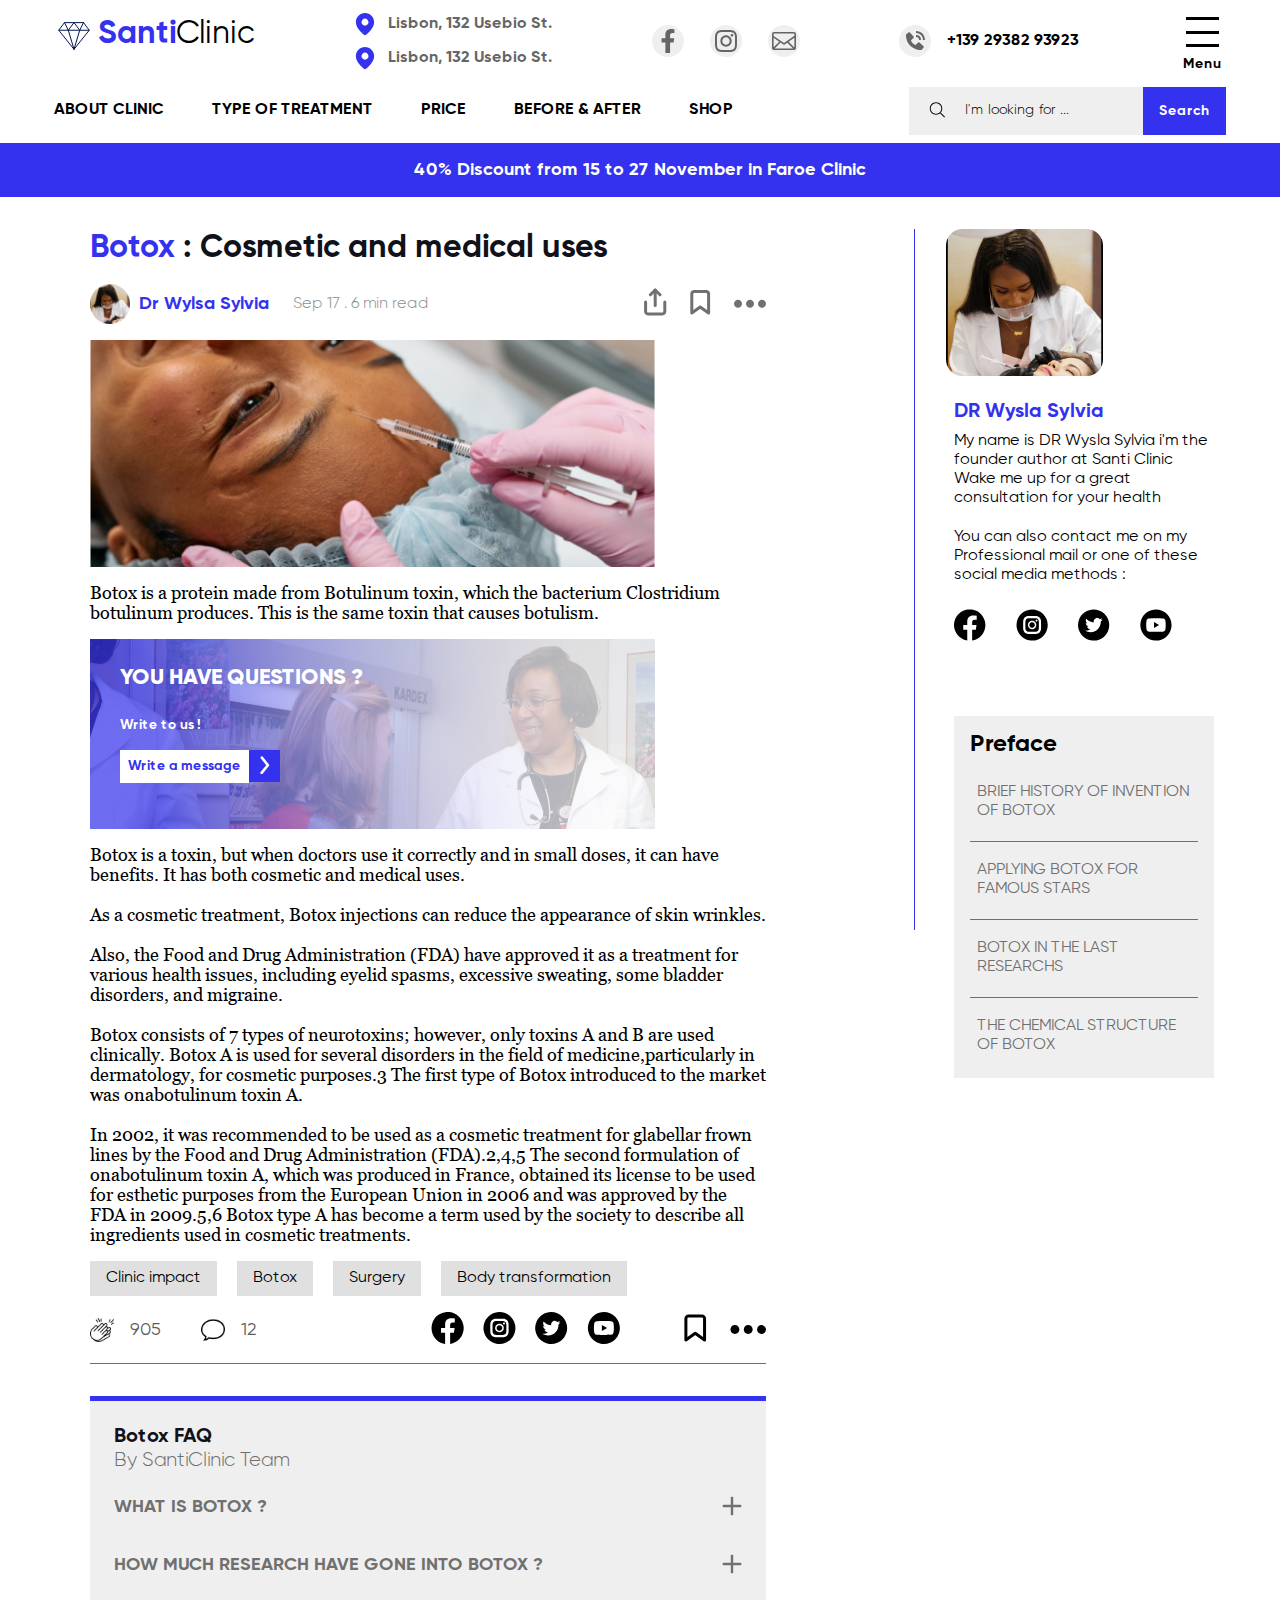
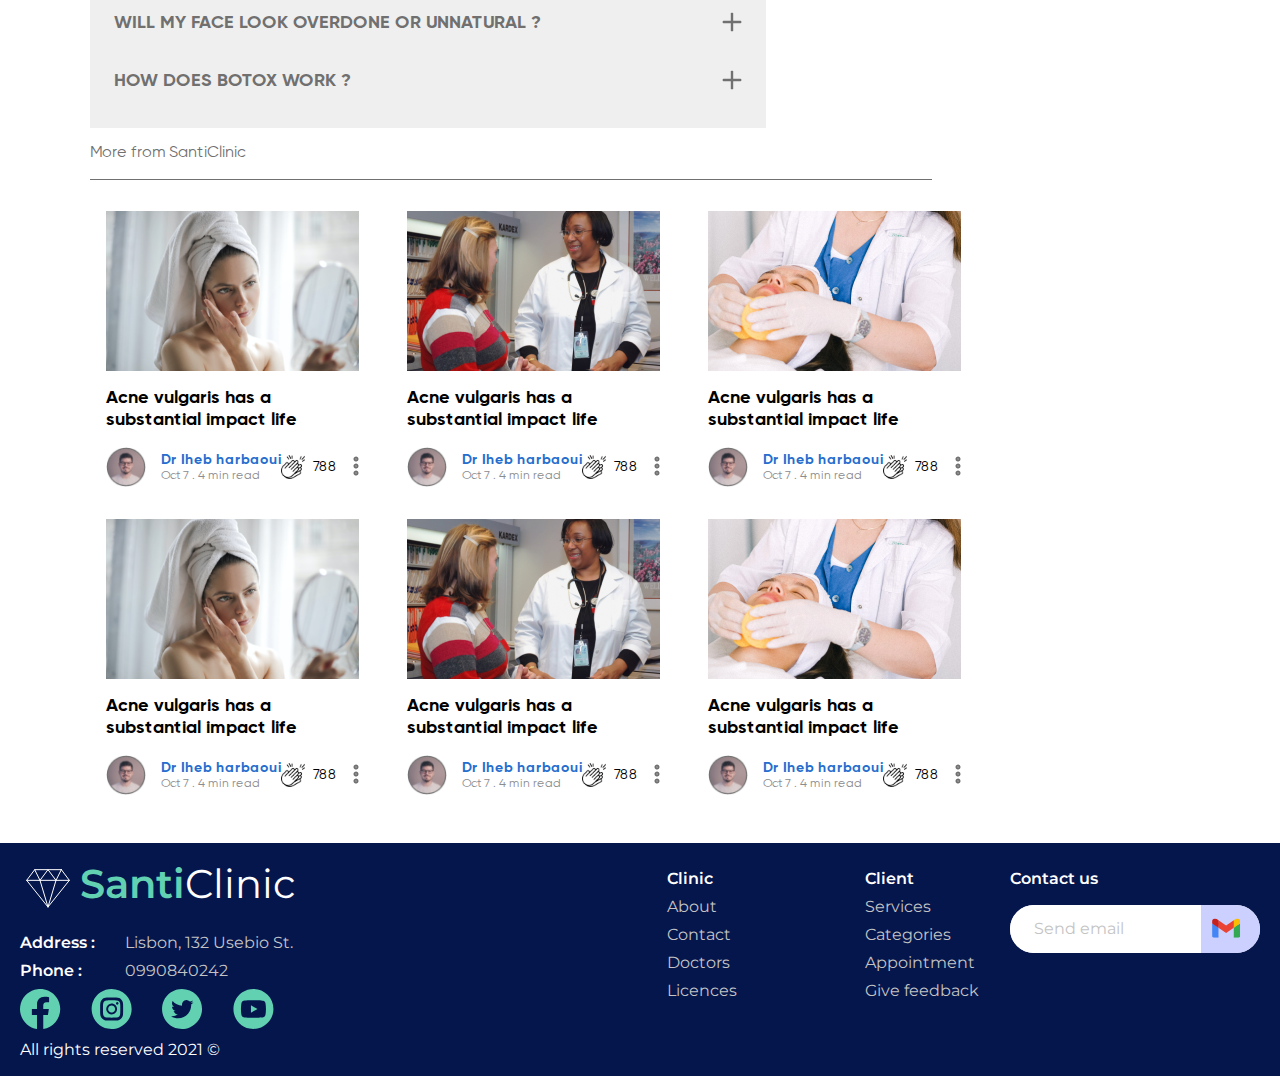
<file: d6.html>
<!DOCTYPE html>
<html lang="ru">
<head>
	<meta charset="UTF-8">
	<meta name="viewport" content="width=device-width">
	<link href="https://fonts.googleapis.com/css2?family=Montserrat:wght@400;600;700&display=swap" rel="stylesheet">
	<link rel="stylesheet" href="css/d6.min.css">
	<title>SantiClinic</title>
</head>
<body>
	<div class="wrapper">
		<header class="header header">
	<div class="container">
		<div class="header__inner">
			<div class="header__top">
				<div class="header__logo logo logo_header">
					<div class="logo__image">
						<svg width="40" height="40" viewBox="0 0 40 40" fill="none" xmlns="http://www.w3.org/2000/svg">
							<path fill-rule="evenodd" clip-rule="evenodd" d="M29.5236 7.61914L35.2379 15.2382L19.9998 34.2858L4.76172 15.2382L10.4931 7.61914H29.5236Z" stroke="#05164D" stroke-linecap="round" stroke-linejoin="round"/>
							<path d="M4.76172 15.2383H35.2379" stroke="#05164D" stroke-linecap="round" stroke-linejoin="round"/>
							<path d="M14.2852 15.2383L19.9994 34.2859" stroke="#05164D" stroke-linecap="round" stroke-linejoin="round"/>
							<path d="M25.7143 15.2383L20 34.2859" stroke="#05164D" stroke-linecap="round" stroke-linejoin="round"/>
							<path d="M10.4922 7.61914L14.2846 15.2382L19.9989 7.61914L25.7131 15.2382L29.5227 7.61914" stroke="#05164D" stroke-linecap="round" stroke-linejoin="round"/>
						</svg>
					</div>
					<div class="logo__text">
						<a class="logo__title">
							<span>Santi</span>Clinic
						</a>
					</div>
				</div>
				<div class="header__places">
					<div class="header__place">
						<svg width="24" height="24" viewBox="0 0 17 22" fill="none" xmlns="http://www.w3.org/2000/svg">
							<path d="M8.49972 0.928711C13.1154 0.928711 16.8569 4.67014 16.8569 9.28585C16.8569 12.8173 14.3754 16.6659 9.47686 20.8727C9.20448 21.1067 8.8572 21.2352 8.49812 21.2349C8.13903 21.2346 7.79198 21.1055 7.52001 20.871L7.19601 20.5899C2.51429 16.4927 0.142578 12.7384 0.142578 9.28585C0.142578 4.67014 3.88401 0.928711 8.49972 0.928711ZM8.49972 6.07157C7.64724 6.07157 6.82967 6.41021 6.22688 7.01301C5.62408 7.61581 5.28544 8.43337 5.28544 9.28585C5.28544 10.1383 5.62408 10.9559 6.22688 11.5587C6.82967 12.1615 7.64724 12.5001 8.49972 12.5001C9.3522 12.5001 10.1698 12.1615 10.7726 11.5587C11.3754 10.9559 11.714 10.1383 11.714 9.28585C11.714 8.43337 11.3754 7.61581 10.7726 7.01301C10.1698 6.41021 9.3522 6.07157 8.49972 6.07157Z" fill="#3432EE"/>
						</svg>
						<span>Lisbon, 132 Usebio St.</span>
					</div>
					<div class="header__place">
						<svg width="24" height="24" viewBox="0 0 17 22" fill="none" xmlns="http://www.w3.org/2000/svg">
							<path d="M8.49972 0.928711C13.1154 0.928711 16.8569 4.67014 16.8569 9.28585C16.8569 12.8173 14.3754 16.6659 9.47686 20.8727C9.20448 21.1067 8.8572 21.2352 8.49812 21.2349C8.13903 21.2346 7.79198 21.1055 7.52001 20.871L7.19601 20.5899C2.51429 16.4927 0.142578 12.7384 0.142578 9.28585C0.142578 4.67014 3.88401 0.928711 8.49972 0.928711ZM8.49972 6.07157C7.64724 6.07157 6.82967 6.41021 6.22688 7.01301C5.62408 7.61581 5.28544 8.43337 5.28544 9.28585C5.28544 10.1383 5.62408 10.9559 6.22688 11.5587C6.82967 12.1615 7.64724 12.5001 8.49972 12.5001C9.3522 12.5001 10.1698 12.1615 10.7726 11.5587C11.3754 10.9559 11.714 10.1383 11.714 9.28585C11.714 8.43337 11.3754 7.61581 10.7726 7.01301C10.1698 6.41021 9.3522 6.07157 8.49972 6.07157Z" fill="#3432EE"/>
						</svg>
						<span>Lisbon, 132 Usebio St.</span>
					</div>
				</div>
				<div class="header__sn">
					<svg width="32" height="32" viewBox="0 0 32 32" fill="none" xmlns="http://www.w3.org/2000/svg">
						<circle cx="16" cy="16" r="16" fill="#EFEFEF"/>
						<g clip-path="url(#clip0_402:195)">
							<path d="M21.5855 17.5002L22.2522 13.157H18.0845V10.3385C18.0845 9.15048 18.6665 7.99173 20.5332 7.99173H22.4277V4.29423C22.4277 4.29423 20.7087 4.00098 19.0647 4.00098C15.6327 4.00098 13.3895 6.08148 13.3895 9.84723V13.1577H9.57422V17.501H13.3895V28.001H18.0845V17.501L21.5855 17.5002Z" fill="#656565"/>
						</g>
						<defs>
							<clipPath id="clip0_402:195">
								<rect width="24" height="24" fill="white" transform="translate(4 4)"/>
							</clipPath>
						</defs>
					</svg>
					<svg width="32" height="32" viewBox="0 0 32 32" fill="none" xmlns="http://www.w3.org/2000/svg">
						<circle cx="16" cy="16" r="16" fill="#EFEFEF"/>
						<path fill-rule="evenodd" clip-rule="evenodd" d="M11.465 5.066C12.638 5.012 13.012 5 16 5C18.988 5 19.362 5.013 20.534 5.066C21.706 5.119 22.506 5.306 23.206 5.577C23.939 5.854 24.604 6.287 25.154 6.847C25.714 7.396 26.146 8.06 26.422 8.794C26.694 9.494 26.88 10.294 26.934 11.464C26.988 12.639 27 13.013 27 16C27 18.988 26.987 19.362 26.934 20.535C26.881 21.705 26.694 22.505 26.422 23.205C26.146 23.9391 25.7133 24.6042 25.154 25.154C24.604 25.714 23.939 26.146 23.206 26.422C22.506 26.694 21.706 26.88 20.536 26.934C19.362 26.988 18.988 27 16 27C13.012 27 12.638 26.987 11.465 26.934C10.295 26.881 9.495 26.694 8.795 26.422C8.06092 26.146 7.39582 25.7133 6.846 25.154C6.28638 24.6047 5.85331 23.9399 5.577 23.206C5.306 22.506 5.12 21.706 5.066 20.536C5.012 19.361 5 18.987 5 16C5 13.012 5.013 12.638 5.066 11.466C5.119 10.294 5.306 9.494 5.577 8.794C5.85372 8.06008 6.28712 7.39531 6.847 6.846C7.39604 6.2865 8.06047 5.85344 8.794 5.577C9.494 5.306 10.294 5.12 11.464 5.066H11.465ZM20.445 7.046C19.285 6.993 18.937 6.982 16 6.982C13.063 6.982 12.715 6.993 11.555 7.046C10.482 7.095 9.9 7.274 9.512 7.425C8.999 7.625 8.632 7.862 8.247 8.247C7.88205 8.60205 7.60118 9.03428 7.425 9.512C7.274 9.9 7.095 10.482 7.046 11.555C6.993 12.715 6.982 13.063 6.982 16C6.982 18.937 6.993 19.285 7.046 20.445C7.095 21.518 7.274 22.1 7.425 22.488C7.601 22.965 7.882 23.398 8.247 23.753C8.602 24.118 9.035 24.399 9.512 24.575C9.9 24.726 10.482 24.905 11.555 24.954C12.715 25.007 13.062 25.018 16 25.018C18.938 25.018 19.285 25.007 20.445 24.954C21.518 24.905 22.1 24.726 22.488 24.575C23.001 24.375 23.368 24.138 23.753 23.753C24.118 23.398 24.399 22.965 24.575 22.488C24.726 22.1 24.905 21.518 24.954 20.445C25.007 19.285 25.018 18.937 25.018 16C25.018 13.063 25.007 12.715 24.954 11.555C24.905 10.482 24.726 9.9 24.575 9.512C24.375 8.999 24.138 8.632 23.753 8.247C23.3979 7.88207 22.9657 7.60121 22.488 7.425C22.1 7.274 21.518 7.095 20.445 7.046ZM14.595 19.391C15.3797 19.7176 16.2534 19.7617 17.0669 19.5157C17.8805 19.2697 18.5834 18.7489 19.0556 18.0422C19.5278 17.3356 19.7401 16.4869 19.656 15.6411C19.572 14.7953 19.197 14.005 18.595 13.405C18.2112 13.0215 17.7472 12.7278 17.2363 12.5451C16.7255 12.3625 16.1804 12.2954 15.6405 12.3486C15.1006 12.4019 14.5792 12.5742 14.1138 12.8531C13.6485 13.1321 13.2507 13.5107 12.9493 13.9619C12.6479 14.413 12.4502 14.9253 12.3705 15.462C12.2908 15.9986 12.3312 16.5463 12.4885 17.0655C12.6459 17.5847 12.9165 18.0626 13.2807 18.4647C13.645 18.8668 14.0938 19.1832 14.595 19.391ZM12.002 12.002C12.527 11.477 13.1503 11.0605 13.8363 10.7764C14.5223 10.4922 15.2575 10.346 16 10.346C16.7425 10.346 17.4777 10.4922 18.1637 10.7764C18.8497 11.0605 19.473 11.477 19.998 12.002C20.523 12.527 20.9395 13.1503 21.2236 13.8363C21.5078 14.5223 21.654 15.2575 21.654 16C21.654 16.7425 21.5078 17.4777 21.2236 18.1637C20.9395 18.8497 20.523 19.473 19.998 19.998C18.9377 21.0583 17.4995 21.654 16 21.654C14.5005 21.654 13.0623 21.0583 12.002 19.998C10.9417 18.9377 10.346 17.4995 10.346 16C10.346 14.5005 10.9417 13.0623 12.002 12.002ZM22.908 11.188C23.0381 11.0653 23.1423 10.9177 23.2143 10.754C23.2863 10.5903 23.3248 10.4138 23.3274 10.2349C23.33 10.0561 23.2967 9.87855 23.2295 9.71281C23.1622 9.54707 23.0624 9.39651 22.936 9.27004C22.8095 9.14357 22.6589 9.04376 22.4932 8.97652C22.3275 8.90928 22.1499 8.87598 21.9711 8.87858C21.7922 8.88119 21.6157 8.91965 21.452 8.9917C21.2883 9.06374 21.1407 9.1679 21.018 9.298C20.7793 9.55103 20.6486 9.88712 20.6537 10.2349C20.6588 10.5827 20.7992 10.9149 21.0452 11.1608C21.2911 11.4068 21.6233 11.5472 21.9711 11.5523C22.3189 11.5574 22.655 11.4267 22.908 11.188Z" fill="#656565"/>
					</svg>
					<svg width="32" height="32" viewBox="0 0 32 32" fill="none" xmlns="http://www.w3.org/2000/svg">
						<circle cx="16" cy="16" r="16" fill="#EFEFEF"/>
						<path fill-rule="evenodd" clip-rule="evenodd" d="M25.9996 7C27.1036 7 28 7.8952 28 9.0004V22.9996C28 24.1036 27.1048 25 25.9996 25H6.0004C4.8964 25 4 24.1048 4 22.9996V9.0004C4 7.8964 4.8952 7 6.0004 7H25.9996ZM12.6016 17.5936L6.7096 23.416H25.0996L19.2712 17.6536L16 19.918L12.6016 17.5936ZM26.368 12.7504L20.6128 16.7296L26.368 22.4128V12.7504ZM5.6332 12.8236V22.2268L11.2564 16.6696L5.6332 12.8236ZM25.9804 8.5852H6.0376C5.9281 8.58006 5.82077 8.61698 5.7376 8.6884C5.70064 8.7215 5.67211 8.76293 5.65437 8.80926C5.63663 8.85559 5.6302 8.90548 5.6356 8.9548V10.8988L16 17.9872L26.3728 10.8292V9.0388C26.374 8.878 26.3368 8.7616 26.2624 8.6884C26.2255 8.65245 26.1814 8.62469 26.133 8.60691C26.0846 8.58913 26.033 8.58173 25.9816 8.5852H25.9804Z" fill="#656565"/>
					</svg>
				</div>
				<div class="header__call">
					<svg width="32" height="32" viewBox="0 0 32 32" fill="none" xmlns="http://www.w3.org/2000/svg">
						<circle cx="16" cy="16" r="16" fill="#EFEFEF"/>
						<path d="M24.0002 14.999H26.0002C26.0002 9.869 22.1272 6 16.9902 6V8C21.0522 8 24.0002 10.943 24.0002 14.999Z" fill="#656565"/>
						<path d="M17.0003 12.0002C19.1033 12.0002 20.0003 12.8972 20.0003 15.0002H22.0003C22.0003 11.7752 20.2253 10.0002 17.0003 10.0002V12.0002ZM20.4223 17.4432C20.2301 17.2686 19.9776 17.1754 19.7181 17.1835C19.4585 17.1915 19.2123 17.3001 19.0313 17.4862L16.6383 19.9472C16.0623 19.8372 14.9043 19.4762 13.7123 18.2872C12.5203 17.0942 12.1593 15.9332 12.0523 15.3612L14.5113 12.9672C14.6977 12.7864 14.8064 12.5401 14.8144 12.2804C14.8225 12.0208 14.7292 11.7683 14.5543 11.5762L10.8593 7.51324C10.6843 7.3206 10.4412 7.20374 10.1814 7.1875C9.92171 7.17125 9.66588 7.2569 9.46828 7.42624L7.29828 9.28724C7.12539 9.46075 7.0222 9.69169 7.00828 9.93624C6.99328 10.1862 6.70728 16.1082 11.2993 20.7022C15.3053 24.7072 20.3233 25.0002 21.7053 25.0002C21.9073 25.0002 22.0313 24.9942 22.0643 24.9922C22.3088 24.9786 22.5396 24.8749 22.7123 24.7012L24.5723 22.5302C24.7417 22.3328 24.8276 22.077 24.8115 21.8173C24.7954 21.5576 24.6788 21.3143 24.4863 21.1392L20.4223 17.4432Z" fill="#656565"/>
					</svg>
					<a href="tel:+1392938293923">+139 29382 93923</a>
				</div>
				<div class="header__menu menu">
					<div class="menu__icon">
						<span></span>
					</div>
					<div class="menu__text">Menu</div>
					<div class="menu__content">
						<nav class="menu__navbar">
							<a class="navbar__link">ABOUT CLINIC</a>
							<a class="navbar__link">TYPE OF TREATMENT</a>
							<a class="navbar__link">PRICE</a>
							<a class="navbar__link">BEFORE & AFTER </a>
							<a class="navbar__link">SHOP</a>
						</nav>
					</div>
				</div>
			</div>
			<div class="header__bottom">
				<nav class="header__navbar navbar">
					<a class="navbar__link">ABOUT CLINIC</a>
					<a class="navbar__link">TYPE OF TREATMENT</a>
					<a class="navbar__link">PRICE</a>
					<a class="navbar__link">BEFORE & AFTER </a>
					<a class="navbar__link">SHOP</a>
				</nav>
				<div class="header__search search">
					<form>
						<div class="search__input">
							<span class="search__icon">
								<svg width="24" height="25" viewBox="0 0 24 25" fill="none" xmlns="http://www.w3.org/2000/svg">
									<path d="M11.0408 17.7798C7.58478 17.7798 4.80078 14.9958 4.80078 11.5398C4.80078 8.08381 7.58478 5.2998 11.0408 5.2998C14.4968 5.2998 17.2808 8.08381 17.2808 11.5398C17.2808 14.9958 14.4968 17.7798 11.0408 17.7798ZM11.0408 6.2598C8.11278 6.2598 5.76078 8.6118 5.76078 11.5398C5.76078 14.4678 8.11278 16.8198 11.0408 16.8198C13.9688 16.8198 16.3208 14.4678 16.3208 11.5398C16.3208 8.6118 13.9688 6.2598 11.0408 6.2598Z" fill="black"/>
									<path d="M15.6865 15.5078L19.9969 19.8182L19.3182 20.4969L15.0078 16.1865L15.6865 15.5078Z" fill="black"/>
								</svg>
							</span>
							<label>
								<input type="text" placeholder="I'm looking for ...">
							</label>
						</div>
						<button>Search</button>
					</form>
				</div>
			</div>
		</div>
	</div>
</header>
		<main class="main">
			<div class="discount">40% Discount from 15 to 27 November in Faroe Clinic</div>
			<section class="article">
				<div class="container">
					<div class="article__inner">
						<div class="article__main">
							<h2 class="article__title"><span>Botox</span> : Cosmetic and medical uses</h2>
							<div class="article__top">
								<div class="article__avatar">
									<img src="images/6/Ellipse.png" alt="avatar">
								</div>
								<div class="article__info">
									<div class="article__name">Dr Wylsa Sylvia</div>
									<div class="article__time">Sep 17  .  6 min read </div>
								</div>
								<div class="article__icons article__icons_top">
									<a>
										<svg width="23" height="28" viewBox="0 0 23 28" fill="none" xmlns="http://www.w3.org/2000/svg">
											<path d="M1.59961 14V23.6C1.59961 24.2365 1.85247 24.847 2.30255 25.2971C2.75264 25.7471 3.36309 26 3.99961 26H18.3996C19.0361 26 19.6466 25.7471 20.0967 25.2971C20.5468 24.847 20.7996 24.2365 20.7996 23.6V14" stroke="#707070" stroke-width="3" stroke-linecap="round" stroke-linejoin="round"/>
											<path d="M16.0004 6.8L11.2004 2L6.40039 6.8" stroke="#707070" stroke-width="3" stroke-linecap="round" stroke-linejoin="round"/>
											<path d="M11.1992 2V17.6" stroke="#707070" stroke-width="3" stroke-linecap="round" stroke-linejoin="round"/>
										</svg>
									</a>
									<a>
										<svg width="21" height="26" viewBox="0 0 21 26" fill="none" xmlns="http://www.w3.org/2000/svg">
											<path d="M18.5988 24.0004L10.1988 18.0004L1.79883 24.0004V4.80039C1.79883 4.16387 2.05168 3.55342 2.50177 3.10333C2.95186 2.65325 3.56231 2.40039 4.19883 2.40039H16.1988C16.8353 2.40039 17.4458 2.65325 17.8959 3.10333C18.346 3.55342 18.5988 4.16387 18.5988 4.80039V24.0004Z" stroke="#707070" stroke-width="3" stroke-linecap="round" stroke-linejoin="round"/>
										</svg>
									</a>
									<a>
										<svg width="32" height="9" viewBox="0 0 32 9" fill="none" xmlns="http://www.w3.org/2000/svg">
											<path d="M4 8.7998C6.20914 8.7998 8 7.00894 8 4.7998C8 2.59067 6.20914 0.799805 4 0.799805C1.79086 0.799805 0 2.59067 0 4.7998C0 7.00894 1.79086 8.7998 4 8.7998Z" fill="#707070"/>
											<path d="M16 8.7998C18.2091 8.7998 20 7.00894 20 4.7998C20 2.59067 18.2091 0.799805 16 0.799805C13.7909 0.799805 12 2.59067 12 4.7998C12 7.00894 13.7909 8.7998 16 8.7998Z" fill="#707070"/>
											<path d="M28 8.7998C30.2091 8.7998 32 7.00894 32 4.7998C32 2.59067 30.2091 0.799805 28 0.799805C25.7909 0.799805 24 2.59067 24 4.7998C24 7.00894 25.7909 8.7998 28 8.7998Z" fill="#707070"/>
										</svg>
									</a>
								</div>
								<div class="article__sn article__sn_top">
									<a>
										<svg width="33" height="32" viewBox="0 0 33 32" fill="none" xmlns="http://www.w3.org/2000/svg">
											<path d="M32.7278 16.0971C32.7272 13.0209 31.8452 10.0094 30.1862 7.41892C28.5272 4.82846 26.1608 2.76759 23.3669 1.48028C20.5731 0.192966 17.4689 -0.266883 14.4219 0.155172C11.3748 0.577227 8.51252 1.86351 6.17379 3.86175C3.83506 5.85999 2.11785 8.4865 1.22546 11.4304C0.333062 14.3742 0.30285 17.5121 1.1384 20.4726C1.97395 23.4331 3.64026 26.0922 5.94009 28.1351C8.23991 30.178 11.0769 31.5191 14.1153 31.9998V20.7499H10.0289V16.0971H14.1178V12.5502C14.1178 8.51818 16.5198 6.28778 20.1978 6.28778C21.4052 6.30456 22.6097 6.40959 23.8017 6.60202V10.5617H21.7684C19.769 10.5617 19.1444 11.8027 19.1444 13.0756V16.0971H23.6097L22.8929 20.7499H19.1425V31.9998C22.9293 31.4003 26.3781 29.4694 28.8684 26.5542C31.3587 23.6391 32.7272 19.9311 32.7278 16.0971Z" fill="black"/>
										</svg>
									</a>
									<a>
										<svg width="33" height="32" viewBox="0 0 33 32" fill="none" xmlns="http://www.w3.org/2000/svg">
											<path d="M19.2629 15.9986C19.2629 16.5556 19.0977 17.1 18.7883 17.5631C18.4789 18.0262 18.039 18.3871 17.5245 18.6003C17.0099 18.8134 16.4437 18.8692 15.8975 18.7605C15.3512 18.6519 14.8495 18.3837 14.4556 17.9898C14.0618 17.596 13.7936 17.0942 13.685 16.548C13.5763 16.0017 13.6321 15.4355 13.8452 14.921C14.0584 14.4064 14.4193 13.9666 14.8824 13.6572C15.3455 13.3478 15.8899 13.1826 16.4469 13.1826C17.1937 13.1826 17.91 13.4793 18.4381 14.0074C18.9662 14.5355 19.2629 15.2518 19.2629 15.9986Z" fill="black"/>
											<path d="M23.0382 11.0146C22.8977 10.65 22.6822 10.3188 22.4059 10.0425C22.1296 9.76616 21.7984 9.55075 21.4338 9.41016C20.9312 9.2241 20.4004 9.12581 19.8645 9.11959C18.973 9.07863 18.7054 9.07031 16.4488 9.07031C14.1922 9.07031 13.9247 9.07863 13.0331 9.11959C12.4972 9.12608 11.9664 9.22458 11.4638 9.41079C11.0992 9.55146 10.7681 9.76689 10.4918 10.0432C10.2155 10.3196 10 10.6507 9.85937 11.0153C9.67334 11.5179 9.57505 12.0487 9.56881 12.5846C9.52785 13.4761 9.51953 13.743 9.51953 16.0002C9.51953 18.2575 9.52849 18.5244 9.56881 19.4159C9.57502 19.9518 9.67331 20.4826 9.85937 20.9852C10 21.3497 10.2155 21.6807 10.4918 21.957C10.7682 22.2332 11.0993 22.4485 11.4638 22.589C11.9664 22.7754 12.4972 22.8739 13.0331 22.8802C13.9247 22.9212 14.1915 22.9295 16.4488 22.9295C18.7061 22.9295 18.9736 22.9212 19.8645 22.8802C20.4004 22.8739 20.9312 22.7754 21.4338 22.589C21.7983 22.4485 22.1294 22.2332 22.4058 21.9569C22.6821 21.6807 22.8975 21.3497 23.0382 20.9852C23.2244 20.4826 23.3229 19.9518 23.3295 19.4159C23.3704 18.5244 23.3787 18.2569 23.3787 16.0002C23.3787 13.7436 23.3704 13.4761 23.3295 12.5846C23.3232 12.0484 23.2247 11.5173 23.0382 11.0146ZM16.4462 20.3401C15.5878 20.3401 14.7486 20.0855 14.0348 19.6086C13.321 19.1316 12.7647 18.4537 12.4362 17.6606C12.1077 16.8675 12.0217 15.9948 12.1892 15.1528C12.3566 14.3108 12.77 13.5374 13.3771 12.9304C13.9841 12.3234 14.7575 11.91 15.5995 11.7425C16.4414 11.575 17.3142 11.661 18.1073 11.9895C18.9004 12.318 19.5783 12.8744 20.0552 13.5882C20.5322 14.3019 20.7867 15.1411 20.7867 15.9996C20.7871 17.1505 20.3303 18.2545 19.5168 19.0687C18.7033 19.8829 17.5998 20.3407 16.4488 20.3414L16.4462 20.3401ZM20.9582 12.502C20.7576 12.502 20.5615 12.4425 20.3947 12.331C20.2279 12.2196 20.0978 12.0611 20.0211 11.8758C19.9443 11.6904 19.9242 11.4865 19.9633 11.2897C20.0025 11.0929 20.0991 10.9122 20.241 10.7703C20.3828 10.6284 20.5636 10.5318 20.7603 10.4927C20.9571 10.4535 21.1611 10.4736 21.3464 10.5504C21.5318 10.6272 21.6902 10.7572 21.8017 10.924C21.9132 11.0908 21.9726 11.287 21.9726 11.4876C21.9726 11.7562 21.8661 12.0138 21.6764 12.204C21.4868 12.3941 21.2294 12.5013 20.9608 12.502H20.9582Z" fill="black"/>
											<path d="M16.4473 0C13.2828 0 10.1893 0.938383 7.55815 2.69649C4.92696 4.45459 2.8762 6.95345 1.6652 9.87706C0.454198 12.8007 0.137345 16.0177 0.754708 19.1214C1.37207 22.2251 2.89592 25.0761 5.13356 27.3137C7.3712 29.5513 10.2221 31.0752 13.3258 31.6926C16.4295 32.3099 19.6466 31.9931 22.5702 30.7821C25.4938 29.5711 27.9927 27.5203 29.7508 24.8891C31.5089 22.2579 32.4473 19.1645 32.4473 16C32.4473 11.7565 30.7616 7.68687 27.761 4.68629C24.7604 1.68571 20.6907 0 16.4473 0V0ZM25.5794 19.7875C25.5637 20.5492 25.4189 21.3027 25.1513 22.016C24.9152 22.6266 24.5542 23.1811 24.0913 23.644C23.6284 24.1069 23.0739 24.468 22.4633 24.704C21.7495 24.9712 20.9955 25.1156 20.2335 25.1309C19.2537 25.1757 18.9407 25.1866 16.4453 25.1866C13.95 25.1866 13.637 25.1757 12.6572 25.1309C11.8965 25.1151 11.1439 24.9708 10.4313 24.704C9.82066 24.468 9.26613 24.1069 8.80323 23.644C8.34033 23.1811 7.97929 22.6266 7.74327 22.016C7.47591 21.3022 7.33157 20.5483 7.31639 19.7862C7.27095 18.8064 7.26071 18.4934 7.26071 15.9981C7.26071 13.5027 7.27095 13.1898 7.31639 12.2099C7.33204 11.4492 7.47637 10.6966 7.74327 9.984C7.97946 9.37349 8.34056 8.81904 8.80344 8.35617C9.26632 7.89329 9.82076 7.53219 10.4313 7.296C11.1453 7.02871 11.8994 6.88437 12.6617 6.86912C13.6415 6.82432 13.9545 6.81344 16.4498 6.81344C18.9452 6.81344 19.2582 6.82432 20.238 6.86912C20.9985 6.88497 21.7509 7.0293 22.4633 7.296C23.0738 7.53209 23.6283 7.89315 24.0912 8.35604C24.5541 8.81893 24.9152 9.37343 25.1513 9.984C25.4189 10.6979 25.5635 11.4521 25.5788 12.2144C25.6236 13.1942 25.6338 13.5072 25.6338 16.0026C25.6338 18.4979 25.6242 18.8083 25.5794 19.7875Z" fill="black"/>
										</svg>
									</a>
									<a>
										<svg width="33" height="32" viewBox="0 0 33 32" fill="none" xmlns="http://www.w3.org/2000/svg">
											<path d="M16.168 0C13.0035 0 9.91004 0.938383 7.27885 2.69649C4.64767 4.45459 2.5969 6.95345 1.3859 9.87706C0.174901 12.8007 -0.141952 16.0177 0.475411 19.1214C1.09277 22.2251 2.61663 25.0761 4.85427 27.3137C7.09191 29.5513 9.94283 31.0752 13.0465 31.6926C16.1502 32.3099 19.3673 31.9931 22.2909 30.7821C25.2145 29.5711 27.7134 27.5203 29.4715 24.8891C31.2296 22.2579 32.168 19.1645 32.168 16C32.168 11.7565 30.4823 7.68687 27.4817 4.68629C24.4811 1.68571 20.4114 0 16.168 0V0ZM23.4736 12.4749C23.4808 12.6323 23.4842 12.7906 23.4838 12.9498C23.4838 17.8022 19.7897 23.3984 13.0345 23.399C11.0377 23.4014 9.08243 22.8286 7.40253 21.7491C7.69334 21.7831 7.9859 21.8 8.27869 21.7997C9.93242 21.8024 11.539 21.2488 12.84 20.2278C12.0735 20.2134 11.3307 19.9597 10.7155 19.5023C10.1004 19.0449 9.64352 18.4066 9.40893 17.6768C9.9595 17.7828 10.5271 17.7609 11.0678 17.6128C10.2371 17.4445 9.4902 16.9941 8.95364 16.3379C8.41708 15.6818 8.12391 14.8604 8.12381 14.0128C8.12381 13.9962 8.12381 13.9814 8.12381 13.9661C8.63373 14.2502 9.20437 14.4078 9.78781 14.4256C9.01011 13.9064 8.45956 13.1102 8.24826 12.1993C8.03697 11.2884 8.18082 10.3311 8.65053 9.52256C9.57246 10.6577 10.7229 11.5862 12.027 12.2478C13.3312 12.9093 14.7599 13.2892 16.2205 13.3626C16.0365 12.575 16.1176 11.7488 16.451 11.012C16.7845 10.2753 17.3517 9.66909 18.0647 9.28749C18.7777 8.90589 19.5967 8.7702 20.3947 8.90145C21.1927 9.0327 21.9251 9.42357 22.4784 10.0134C23.3008 9.85114 24.0895 9.54964 24.8105 9.12192C24.5362 9.97233 23.9624 10.6942 23.1958 11.1533C23.9247 11.0682 24.6366 10.874 25.3078 10.5773C24.8152 11.3151 24.1949 11.9592 23.4761 12.4794L23.4736 12.4749Z" fill="black"/>
										</svg>
									</a>
									<a>
										<svg width="33" height="32" viewBox="0 0 33 32" fill="none" xmlns="http://www.w3.org/2000/svg">
											<path d="M14.8965 18.9984L20.101 16.0007L14.8965 13.0029V18.9984Z" fill="black"/>
											<path d="M16.8887 0C13.7242 0 10.6307 0.938383 7.99955 2.69649C5.36837 4.45459 3.31761 6.95345 2.10661 9.87706C0.895604 12.8007 0.578751 16.0177 1.19611 19.1214C1.81348 22.2251 3.33733 25.0761 5.57497 27.3137C7.81261 29.5513 10.6635 31.0752 13.7672 31.6926C16.8709 32.3099 20.088 31.9931 23.0116 30.7821C25.9352 29.5711 28.4341 27.5203 30.1922 24.8891C31.9503 22.2579 32.8887 19.1645 32.8887 16C32.8887 11.7565 31.203 7.68687 28.2024 4.68629C25.2018 1.68571 21.1321 0 16.8887 0V0ZM26.8861 16.0166C26.8961 17.629 26.7583 19.239 26.4746 20.8262C26.3601 21.2482 26.1371 21.6328 25.8279 21.9419C25.5187 22.251 25.134 22.4738 24.712 22.5882C23.1472 23.0003 16.8887 23.0003 16.8887 23.0003C16.8887 23.0003 10.6461 23.0003 9.06532 22.5722C8.64327 22.4577 8.25852 22.2348 7.94931 21.9256C7.6401 21.6164 7.4172 21.2316 7.30276 20.8096C7.01818 19.2224 6.88021 17.6124 6.8906 16C6.88076 14.3876 7.01873 12.7776 7.30276 11.1904C7.41931 10.7677 7.64267 10.382 7.95135 10.0705C8.26002 9.75904 8.64364 9.53221 9.06532 9.41184C10.6301 9.00032 16.8887 9.00032 16.8887 9.00032C16.8887 9.00032 23.1472 9.00032 24.712 9.42848C25.1341 9.54292 25.5188 9.76582 25.828 10.075C26.1373 10.3842 26.3602 10.769 26.4746 11.191C26.7672 12.7825 26.9051 14.3986 26.8861 16.0166Z" fill="black"/>
										</svg>
									</a>
								</div>
							</div>
							<div class="article__image">
								<img src="images/6/MaskGroup.png" alt="photo">
							</div>
							<div class="article__image_mobile">
								<img src="images/6/MaskGroupMobile.png" alt="photo">
							</div>
							<p>Botox is a protein made from Botulinum toxin, which the bacterium Clostridium botulinum produces. This is the same toxin that causes botulism.</p>
							<div class="article__questions questions">
								<div class="questions__inner">
									<h3 class="questions__title">YOU HAVE QUESTIONS ?</h3>
									<div class="questions__text">Write to us !</div>
									<div class="questions__write">
										<div>Write a message</div>
										<a>
											<svg width="9" height="17" viewBox="0 0 9 17" fill="none" xmlns="http://www.w3.org/2000/svg">
												<path d="M1.40991 16.2538C1.14347 16.2543 0.885262 16.1615 0.680103 15.9915C0.564635 15.8958 0.469188 15.7782 0.399226 15.6455C0.329265 15.5129 0.286165 15.3677 0.272394 15.2183C0.258624 15.069 0.274454 14.9184 0.318977 14.7752C0.363501 14.6319 0.435842 14.4989 0.53186 14.3837L5.64053 8.2715L0.714314 2.14794C0.619591 2.03129 0.548855 1.89708 0.50617 1.75301C0.463486 1.60894 0.449695 1.45786 0.46559 1.30845C0.481485 1.15903 0.526753 1.01423 0.598792 0.882365C0.67083 0.750501 0.76822 0.634175 0.885362 0.540072C1.00335 0.43626 1.14152 0.357957 1.2912 0.310075C1.44088 0.262194 1.59884 0.245769 1.75518 0.261831C1.91151 0.277892 2.06283 0.326093 2.19965 0.40341C2.33647 0.480726 2.45583 0.585488 2.55024 0.711121L8.05803 7.55309C8.22575 7.75713 8.31744 8.01307 8.31744 8.2772C8.31744 8.54133 8.22575 8.79727 8.05803 9.00131L2.35639 15.8433C2.24199 15.9813 2.09667 16.0904 1.93223 16.1617C1.76778 16.233 1.58884 16.2646 1.40991 16.2538Z" fill="white"/>
											</svg>
										</a>
									</div>
								</div>
							</div>
							<p>Botox is a toxin, but when doctors use it correctly and in small doses, it can have benefits. It has both cosmetic and medical uses.</p>
							<p>As a cosmetic treatment, Botox injections can reduce the appearance of skin wrinkles.</p>
							<p>Also, the Food and Drug Administration (FDA) have approved it as a treatment for various health issues, including eyelid spasms, excessive sweating, some bladder disorders, and migraine.</p>
							<p>Botox consists of 7 types of neurotoxins; however, only toxins A and B are used clinically. Botox A is used for several disorders in the field of medicine,particularly in dermatology, for cosmetic purposes.3 The first type of Botox introduced to the market was onabotulinum toxin A.</p>
							<p>In 2002, it was recommended to be used as a cosmetic treatment for glabellar frown lines by the Food and Drug Administration (FDA).2,4,5 The second formulation of onabotulinum toxin A, which was produced in France, obtained its license to be used for esthetic purposes from the European Union in 2006 and was approved by the FDA in 2009.5,6 Botox type A has become a term used by the society to describe all ingredients used in cosmetic treatments.</p>
							<div class="article__tags">
								<div>Clinic impact</div>
								<div>Botox</div>
								<div>Surgery</div>
								<div>Body transformation</div>
							</div>
							<div class="article__bottom">
								<div class="article__clapping">
									<img src="images/6/clapping.png" alt="icon">
									<span>905</span>
								</div>
								<div class="article__comments">
									<img src="images/6/speech-bubble.png" alt="icon">
									<span>12</span>
								</div>
								<div class="article__sn article__sn_bottom">
									<a>
										<svg width="33" height="32" viewBox="0 0 33 32" fill="none" xmlns="http://www.w3.org/2000/svg">
											<path d="M32.7278 16.0971C32.7272 13.0209 31.8452 10.0094 30.1862 7.41892C28.5272 4.82846 26.1608 2.76759 23.3669 1.48028C20.5731 0.192966 17.4689 -0.266883 14.4219 0.155172C11.3748 0.577227 8.51252 1.86351 6.17379 3.86175C3.83506 5.85999 2.11785 8.4865 1.22546 11.4304C0.333062 14.3742 0.30285 17.5121 1.1384 20.4726C1.97395 23.4331 3.64026 26.0922 5.94009 28.1351C8.23991 30.178 11.0769 31.5191 14.1153 31.9998V20.7499H10.0289V16.0971H14.1178V12.5502C14.1178 8.51818 16.5198 6.28778 20.1978 6.28778C21.4052 6.30456 22.6097 6.40959 23.8017 6.60202V10.5617H21.7684C19.769 10.5617 19.1444 11.8027 19.1444 13.0756V16.0971H23.6097L22.8929 20.7499H19.1425V31.9998C22.9293 31.4003 26.3781 29.4694 28.8684 26.5542C31.3587 23.6391 32.7272 19.9311 32.7278 16.0971Z" fill="black"/>
										</svg>
									</a>
									<a>
										<svg width="33" height="32" viewBox="0 0 33 32" fill="none" xmlns="http://www.w3.org/2000/svg">
											<path d="M19.2629 15.9986C19.2629 16.5556 19.0977 17.1 18.7883 17.5631C18.4789 18.0262 18.039 18.3871 17.5245 18.6003C17.0099 18.8134 16.4437 18.8692 15.8975 18.7605C15.3512 18.6519 14.8495 18.3837 14.4556 17.9898C14.0618 17.596 13.7936 17.0942 13.685 16.548C13.5763 16.0017 13.6321 15.4355 13.8452 14.921C14.0584 14.4064 14.4193 13.9666 14.8824 13.6572C15.3455 13.3478 15.8899 13.1826 16.4469 13.1826C17.1937 13.1826 17.91 13.4793 18.4381 14.0074C18.9662 14.5355 19.2629 15.2518 19.2629 15.9986Z" fill="black"/>
											<path d="M23.0382 11.0146C22.8977 10.65 22.6822 10.3188 22.4059 10.0425C22.1296 9.76616 21.7984 9.55075 21.4338 9.41016C20.9312 9.2241 20.4004 9.12581 19.8645 9.11959C18.973 9.07863 18.7054 9.07031 16.4488 9.07031C14.1922 9.07031 13.9247 9.07863 13.0331 9.11959C12.4972 9.12608 11.9664 9.22458 11.4638 9.41079C11.0992 9.55146 10.7681 9.76689 10.4918 10.0432C10.2155 10.3196 10 10.6507 9.85937 11.0153C9.67334 11.5179 9.57505 12.0487 9.56881 12.5846C9.52785 13.4761 9.51953 13.743 9.51953 16.0002C9.51953 18.2575 9.52849 18.5244 9.56881 19.4159C9.57502 19.9518 9.67331 20.4826 9.85937 20.9852C10 21.3497 10.2155 21.6807 10.4918 21.957C10.7682 22.2332 11.0993 22.4485 11.4638 22.589C11.9664 22.7754 12.4972 22.8739 13.0331 22.8802C13.9247 22.9212 14.1915 22.9295 16.4488 22.9295C18.7061 22.9295 18.9736 22.9212 19.8645 22.8802C20.4004 22.8739 20.9312 22.7754 21.4338 22.589C21.7983 22.4485 22.1294 22.2332 22.4058 21.9569C22.6821 21.6807 22.8975 21.3497 23.0382 20.9852C23.2244 20.4826 23.3229 19.9518 23.3295 19.4159C23.3704 18.5244 23.3787 18.2569 23.3787 16.0002C23.3787 13.7436 23.3704 13.4761 23.3295 12.5846C23.3232 12.0484 23.2247 11.5173 23.0382 11.0146ZM16.4462 20.3401C15.5878 20.3401 14.7486 20.0855 14.0348 19.6086C13.321 19.1316 12.7647 18.4537 12.4362 17.6606C12.1077 16.8675 12.0217 15.9948 12.1892 15.1528C12.3566 14.3108 12.77 13.5374 13.3771 12.9304C13.9841 12.3234 14.7575 11.91 15.5995 11.7425C16.4414 11.575 17.3142 11.661 18.1073 11.9895C18.9004 12.318 19.5783 12.8744 20.0552 13.5882C20.5322 14.3019 20.7867 15.1411 20.7867 15.9996C20.7871 17.1505 20.3303 18.2545 19.5168 19.0687C18.7033 19.8829 17.5998 20.3407 16.4488 20.3414L16.4462 20.3401ZM20.9582 12.502C20.7576 12.502 20.5615 12.4425 20.3947 12.331C20.2279 12.2196 20.0978 12.0611 20.0211 11.8758C19.9443 11.6904 19.9242 11.4865 19.9633 11.2897C20.0025 11.0929 20.0991 10.9122 20.241 10.7703C20.3828 10.6284 20.5636 10.5318 20.7603 10.4927C20.9571 10.4535 21.1611 10.4736 21.3464 10.5504C21.5318 10.6272 21.6902 10.7572 21.8017 10.924C21.9132 11.0908 21.9726 11.287 21.9726 11.4876C21.9726 11.7562 21.8661 12.0138 21.6764 12.204C21.4868 12.3941 21.2294 12.5013 20.9608 12.502H20.9582Z" fill="black"/>
											<path d="M16.4473 0C13.2828 0 10.1893 0.938383 7.55815 2.69649C4.92696 4.45459 2.8762 6.95345 1.6652 9.87706C0.454198 12.8007 0.137345 16.0177 0.754708 19.1214C1.37207 22.2251 2.89592 25.0761 5.13356 27.3137C7.3712 29.5513 10.2221 31.0752 13.3258 31.6926C16.4295 32.3099 19.6466 31.9931 22.5702 30.7821C25.4938 29.5711 27.9927 27.5203 29.7508 24.8891C31.5089 22.2579 32.4473 19.1645 32.4473 16C32.4473 11.7565 30.7616 7.68687 27.761 4.68629C24.7604 1.68571 20.6907 0 16.4473 0V0ZM25.5794 19.7875C25.5637 20.5492 25.4189 21.3027 25.1513 22.016C24.9152 22.6266 24.5542 23.1811 24.0913 23.644C23.6284 24.1069 23.0739 24.468 22.4633 24.704C21.7495 24.9712 20.9955 25.1156 20.2335 25.1309C19.2537 25.1757 18.9407 25.1866 16.4453 25.1866C13.95 25.1866 13.637 25.1757 12.6572 25.1309C11.8965 25.1151 11.1439 24.9708 10.4313 24.704C9.82066 24.468 9.26613 24.1069 8.80323 23.644C8.34033 23.1811 7.97929 22.6266 7.74327 22.016C7.47591 21.3022 7.33157 20.5483 7.31639 19.7862C7.27095 18.8064 7.26071 18.4934 7.26071 15.9981C7.26071 13.5027 7.27095 13.1898 7.31639 12.2099C7.33204 11.4492 7.47637 10.6966 7.74327 9.984C7.97946 9.37349 8.34056 8.81904 8.80344 8.35617C9.26632 7.89329 9.82076 7.53219 10.4313 7.296C11.1453 7.02871 11.8994 6.88437 12.6617 6.86912C13.6415 6.82432 13.9545 6.81344 16.4498 6.81344C18.9452 6.81344 19.2582 6.82432 20.238 6.86912C20.9985 6.88497 21.7509 7.0293 22.4633 7.296C23.0738 7.53209 23.6283 7.89315 24.0912 8.35604C24.5541 8.81893 24.9152 9.37343 25.1513 9.984C25.4189 10.6979 25.5635 11.4521 25.5788 12.2144C25.6236 13.1942 25.6338 13.5072 25.6338 16.0026C25.6338 18.4979 25.6242 18.8083 25.5794 19.7875Z" fill="black"/>
										</svg>
									</a>
									<a>
										<svg width="33" height="32" viewBox="0 0 33 32" fill="none" xmlns="http://www.w3.org/2000/svg">
											<path d="M16.168 0C13.0035 0 9.91004 0.938383 7.27885 2.69649C4.64767 4.45459 2.5969 6.95345 1.3859 9.87706C0.174901 12.8007 -0.141952 16.0177 0.475411 19.1214C1.09277 22.2251 2.61663 25.0761 4.85427 27.3137C7.09191 29.5513 9.94283 31.0752 13.0465 31.6926C16.1502 32.3099 19.3673 31.9931 22.2909 30.7821C25.2145 29.5711 27.7134 27.5203 29.4715 24.8891C31.2296 22.2579 32.168 19.1645 32.168 16C32.168 11.7565 30.4823 7.68687 27.4817 4.68629C24.4811 1.68571 20.4114 0 16.168 0V0ZM23.4736 12.4749C23.4808 12.6323 23.4842 12.7906 23.4838 12.9498C23.4838 17.8022 19.7897 23.3984 13.0345 23.399C11.0377 23.4014 9.08243 22.8286 7.40253 21.7491C7.69334 21.7831 7.9859 21.8 8.27869 21.7997C9.93242 21.8024 11.539 21.2488 12.84 20.2278C12.0735 20.2134 11.3307 19.9597 10.7155 19.5023C10.1004 19.0449 9.64352 18.4066 9.40893 17.6768C9.9595 17.7828 10.5271 17.7609 11.0678 17.6128C10.2371 17.4445 9.4902 16.9941 8.95364 16.3379C8.41708 15.6818 8.12391 14.8604 8.12381 14.0128C8.12381 13.9962 8.12381 13.9814 8.12381 13.9661C8.63373 14.2502 9.20437 14.4078 9.78781 14.4256C9.01011 13.9064 8.45956 13.1102 8.24826 12.1993C8.03697 11.2884 8.18082 10.3311 8.65053 9.52256C9.57246 10.6577 10.7229 11.5862 12.027 12.2478C13.3312 12.9093 14.7599 13.2892 16.2205 13.3626C16.0365 12.575 16.1176 11.7488 16.451 11.012C16.7845 10.2753 17.3517 9.66909 18.0647 9.28749C18.7777 8.90589 19.5967 8.7702 20.3947 8.90145C21.1927 9.0327 21.9251 9.42357 22.4784 10.0134C23.3008 9.85114 24.0895 9.54964 24.8105 9.12192C24.5362 9.97233 23.9624 10.6942 23.1958 11.1533C23.9247 11.0682 24.6366 10.874 25.3078 10.5773C24.8152 11.3151 24.1949 11.9592 23.4761 12.4794L23.4736 12.4749Z" fill="black"/>
										</svg>
									</a>
									<a>
										<svg width="33" height="32" viewBox="0 0 33 32" fill="none" xmlns="http://www.w3.org/2000/svg">
											<path d="M14.8965 18.9984L20.101 16.0007L14.8965 13.0029V18.9984Z" fill="black"/>
											<path d="M16.8887 0C13.7242 0 10.6307 0.938383 7.99955 2.69649C5.36837 4.45459 3.31761 6.95345 2.10661 9.87706C0.895604 12.8007 0.578751 16.0177 1.19611 19.1214C1.81348 22.2251 3.33733 25.0761 5.57497 27.3137C7.81261 29.5513 10.6635 31.0752 13.7672 31.6926C16.8709 32.3099 20.088 31.9931 23.0116 30.7821C25.9352 29.5711 28.4341 27.5203 30.1922 24.8891C31.9503 22.2579 32.8887 19.1645 32.8887 16C32.8887 11.7565 31.203 7.68687 28.2024 4.68629C25.2018 1.68571 21.1321 0 16.8887 0V0ZM26.8861 16.0166C26.8961 17.629 26.7583 19.239 26.4746 20.8262C26.3601 21.2482 26.1371 21.6328 25.8279 21.9419C25.5187 22.251 25.134 22.4738 24.712 22.5882C23.1472 23.0003 16.8887 23.0003 16.8887 23.0003C16.8887 23.0003 10.6461 23.0003 9.06532 22.5722C8.64327 22.4577 8.25852 22.2348 7.94931 21.9256C7.6401 21.6164 7.4172 21.2316 7.30276 20.8096C7.01818 19.2224 6.88021 17.6124 6.8906 16C6.88076 14.3876 7.01873 12.7776 7.30276 11.1904C7.41931 10.7677 7.64267 10.382 7.95135 10.0705C8.26002 9.75904 8.64364 9.53221 9.06532 9.41184C10.6301 9.00032 16.8887 9.00032 16.8887 9.00032C16.8887 9.00032 23.1472 9.00032 24.712 9.42848C25.1341 9.54292 25.5188 9.76582 25.828 10.075C26.1373 10.3842 26.3602 10.769 26.4746 11.191C26.7672 12.7825 26.9051 14.3986 26.8861 16.0166Z" fill="black"/>
										</svg>
									</a>
								</div>
								<div class="article__icons article__icons_bottom">
									<a>
										<svg width="23" height="28" viewBox="0 0 23 28" fill="none" xmlns="http://www.w3.org/2000/svg">
											<path d="M20.5553 26L11.222 19.3333L1.88867 26V4.66667C1.88867 3.95942 2.16962 3.28115 2.66972 2.78105C3.16982 2.28095 3.84809 2 4.55534 2H17.8887C18.5959 2 19.2742 2.28095 19.7743 2.78105C20.2744 3.28115 20.5553 3.95942 20.5553 4.66667V26Z" stroke="black" stroke-width="3" stroke-linecap="round" stroke-linejoin="round"/>
										</svg>
									</a>
									<a>
										<svg width="36" height="9" viewBox="0 0 36 9" fill="none" xmlns="http://www.w3.org/2000/svg">
											<path d="M4.8878 9.00022C7.3424 9.00022 9.33225 7.01037 9.33225 4.55577C9.33225 2.10117 7.3424 0.111328 4.8878 0.111328C2.43321 0.111328 0.443359 2.10117 0.443359 4.55577C0.443359 7.01037 2.43321 9.00022 4.8878 9.00022Z" fill="black"/>
											<path d="M18.2218 9.00022C20.6764 9.00022 22.6662 7.01037 22.6662 4.55577C22.6662 2.10117 20.6764 0.111328 18.2218 0.111328C15.7672 0.111328 13.7773 2.10117 13.7773 4.55577C13.7773 7.01037 15.7672 9.00022 18.2218 9.00022Z" fill="black"/>
											<path d="M31.5558 9.00022C34.0104 9.00022 36.0002 7.01037 36.0002 4.55577C36.0002 2.10117 34.0104 0.111328 31.5558 0.111328C29.1012 0.111328 27.1113 2.10117 27.1113 4.55577C27.1113 7.01037 29.1012 9.00022 31.5558 9.00022Z" fill="black"/>
										</svg>
									</a>
								</div>
							</div>
							<div class="article__faq faq">
								<div class="container">
									<div class="faq__inner">
										<div class="faq__content">
											<h2 class="faq__title">Botox FAQ</h2>
											<h3 class="faq__subtitle">By SantiClinic Team</h3>
											<div class="faq__main">
												<div class="faq__item faq-item">
													<div class="faq-item__title">
														<h4>WHAT IS  BOTOX ? </h4>
														<span>
															<svg width="24" height="25" viewBox="0 0 24 25" fill="none" xmlns="http://www.w3.org/2000/svg">
																<g clip-path="url(#clip0_408_2443)">
																	<path d="M12 2V23" stroke="#707070" stroke-width="3" stroke-linecap="round" stroke-linejoin="round"/>
																	<path d="M1.5 12.5H22.5" stroke="#707070" stroke-width="3" stroke-linecap="round" stroke-linejoin="round"/>
																</g>
																<defs>
																	<clipPath id="clip0_408_2443">
																		<rect width="24" height="24" fill="white" transform="translate(0 0.5)"/>
																	</clipPath>
																</defs>
															</svg>
														</span>
													</div>
													<div class="faq-item__text">Botox is a protein made from Botulinum toxin, which the bacterium Clostridium botulinum produces. This is the same toxin that causes botulism.</div>
												</div>
												<div class="faq__item faq-item">
													<div class="faq-item__title">
														<h4>HOW MUCH RESEARCH HAVE GONE INTO BOTOX ?</h4>
														<span>
															<svg width="24" height="25" viewBox="0 0 24 25" fill="none" xmlns="http://www.w3.org/2000/svg">
																<g clip-path="url(#clip0_408_2443)">
																	<path d="M12 2V23" stroke="#707070" stroke-width="3" stroke-linecap="round" stroke-linejoin="round"/>
																	<path d="M1.5 12.5H22.5" stroke="#707070" stroke-width="3" stroke-linecap="round" stroke-linejoin="round"/>
																</g>
																<defs>
																	<clipPath id="clip0_408_2443">
																		<rect width="24" height="24" fill="white" transform="translate(0 0.5)"/>
																	</clipPath>
																</defs>
															</svg>
														</span>
													</div>
													<div class="faq-item__text">Botox is a protein made from Botulinum toxin, which the bacterium Clostridium botulinum produces. This is the same toxin that causes botulism.</div>
												</div>
												<div class="faq__item faq-item">
													<div class="faq-item__title">
														<h4>WILL MY FACE LOOK OVERDONE OR UNNATURAL ?</h4>
														<span>
															<svg width="24" height="25" viewBox="0 0 24 25" fill="none" xmlns="http://www.w3.org/2000/svg">
																<g clip-path="url(#clip0_408_2443)">
																	<path d="M12 2V23" stroke="#707070" stroke-width="3" stroke-linecap="round" stroke-linejoin="round"/>
																	<path d="M1.5 12.5H22.5" stroke="#707070" stroke-width="3" stroke-linecap="round" stroke-linejoin="round"/>
																</g>
																<defs>
																	<clipPath id="clip0_408_2443">
																		<rect width="24" height="24" fill="white" transform="translate(0 0.5)"/>
																	</clipPath>
																</defs>
															</svg>
														</span>
													</div>
													<div class="faq-item__text">Botox is a protein made from Botulinum toxin, which the bacterium Clostridium botulinum produces. This is the same toxin that causes botulism.</div>
												</div>
												<div class="faq__item faq-item">
													<div class="faq-item__title">
														<h4>HOW DOES BOTOX WORK ?</h4>
														<span>
															<svg width="24" height="25" viewBox="0 0 24 25" fill="none" xmlns="http://www.w3.org/2000/svg">
																<g clip-path="url(#clip0_408_2443)">
																	<path d="M12 2V23" stroke="#707070" stroke-width="3" stroke-linecap="round" stroke-linejoin="round"/>
																	<path d="M1.5 12.5H22.5" stroke="#707070" stroke-width="3" stroke-linecap="round" stroke-linejoin="round"/>
																</g>
																<defs>
																	<clipPath id="clip0_408_2443">
																		<rect width="24" height="24" fill="white" transform="translate(0 0.5)"/>
																	</clipPath>
																</defs>
															</svg>
														</span>
													</div>
													<div class="faq-item__text">Botox is a protein made from Botulinum toxin, which the bacterium Clostridium botulinum produces. This is the same toxin that causes botulism.</div>
												</div>
											</div>
										</div>
									</div>
								</div>
							</div>
						</div>
						<div class="article__sidebar article-sidebar">
							<div class="article-sidebar__main">
								<div class="article-sidebar__image">
									<img src="images/6/Rectangle1.png" alt="photo">
								</div>
								<h3 class="article-sidebar__title">DR Wysla Sylvia</h3>
								<div class="article-sidebar__text">
									<p>My name is DR Wysla Sylvia i'm the founder author at Santi Clinic Wake me up for a great consultation for your health</p>
									<p>You can also contact me on my Professional mail or one of these social media methods :</p>
								</div>
							</div>
							<div class="article-sidebar__sn">
								<a>
									<svg width="32" height="32" viewBox="0 0 41 40" fill="none" xmlns="http://www.w3.org/2000/svg">
										<path d="M40.243 20.1225C40.2423 16.2773 39.1398 12.5129 37.0661 9.27483C34.9924 6.03678 32.0343 3.4607 28.542 1.85156C25.0498 0.242427 21.1696 -0.332382 17.3608 0.195185C13.552 0.722752 9.97411 2.3306 7.05071 4.82839C4.12731 7.32618 1.98081 10.6093 0.865315 14.2891C-0.250175 17.9689 -0.28794 21.8913 0.756491 25.5919C1.80092 29.2925 3.88381 32.6163 6.75858 35.1699C9.63334 37.7235 13.1796 39.4 16.9775 40.0008V25.9384H11.8695V20.1225H16.9807V15.6889C16.9807 10.6489 19.9831 7.86092 24.5807 7.86092C26.0899 7.8819 27.5955 8.01318 29.0855 8.25372V13.2033H26.5439C24.0447 13.2033 23.2639 14.7545 23.2639 16.3457V20.1225H28.8455L27.9495 25.9384H23.2615V40.0008C27.9951 39.2515 32.306 36.8378 35.4189 33.1939C38.5317 29.55 40.2424 24.915 40.243 20.1225Z" fill="black"/>
									</svg>
								</a>
								<a>
									<svg width="32" height="32" viewBox="0 0 41 40" fill="none" xmlns="http://www.w3.org/2000/svg">
										<path d="M24.1611 19.9975C24.1611 20.6937 23.9546 21.3743 23.5678 21.9531C23.1811 22.532 22.6313 22.9832 21.9881 23.2496C21.3449 23.516 20.6372 23.5857 19.9544 23.4499C19.2715 23.3141 18.6443 22.9788 18.1521 22.4865C17.6598 21.9943 17.3246 21.367 17.1887 20.6842C17.0529 20.0014 17.1226 19.2937 17.389 18.6505C17.6555 18.0073 18.1066 17.4575 18.6855 17.0708C19.2643 16.684 19.9449 16.4775 20.6411 16.4775C21.5746 16.4775 22.47 16.8484 23.1301 17.5085C23.7902 18.1686 24.1611 19.064 24.1611 19.9975Z" fill="black"/>
										<path d="M28.8808 13.7683C28.705 13.3125 28.4358 12.8985 28.0903 12.5531C27.7449 12.2077 27.331 11.9384 26.8752 11.7627C26.2469 11.5301 25.5834 11.4073 24.9136 11.3995C23.7992 11.3483 23.4648 11.3379 20.644 11.3379C17.8232 11.3379 17.4888 11.3483 16.3744 11.3995C15.7045 11.4076 15.041 11.5307 14.4128 11.7635C13.9571 11.9393 13.5432 12.2086 13.1977 12.554C12.8523 12.8994 12.5831 13.3133 12.4072 13.7691C12.1747 14.3973 12.0518 15.0608 12.044 15.7307C11.9928 16.8451 11.9824 17.1787 11.9824 20.0003C11.9824 22.8218 11.9936 23.1554 12.044 24.2698C12.0518 24.9397 12.1746 25.6032 12.4072 26.2314C12.5831 26.6871 12.8524 27.1009 13.1978 27.4461C13.5432 27.7914 13.9571 28.0606 14.4128 28.2362C15.041 28.4692 15.7045 28.5923 16.3744 28.6002C17.4888 28.6514 17.8224 28.6618 20.644 28.6618C23.4656 28.6618 23.8 28.6514 24.9136 28.6002C25.5835 28.5923 26.247 28.4692 26.8752 28.2362C27.3309 28.0605 27.7447 27.7914 28.0901 27.4461C28.4356 27.1008 28.7049 26.6871 28.8808 26.2314C29.1135 25.6032 29.2366 24.9397 29.2448 24.2698C29.296 23.1554 29.3063 22.821 29.3063 20.0003C29.3063 17.1795 29.296 16.8451 29.2448 15.7307C29.2369 15.0605 29.1138 14.3967 28.8808 13.7683ZM20.6408 25.425C19.5677 25.425 18.5187 25.1068 17.6265 24.5107C16.7343 23.9145 16.0389 23.0671 15.6282 22.0757C15.2176 21.0843 15.1101 19.9934 15.3195 18.941C15.5288 17.8885 16.0455 16.9218 16.8043 16.163C17.5631 15.4042 18.5298 14.8875 19.5823 14.6781C20.6348 14.4688 21.7257 14.5762 22.7171 14.9869C23.7085 15.3975 24.5558 16.0929 25.152 16.9852C25.7482 17.8774 26.0664 18.9264 26.0664 19.9995C26.0668 21.4381 25.4958 22.8181 24.4789 23.8358C23.4621 24.8536 22.0827 25.4258 20.644 25.4266L20.6408 25.425ZM26.2808 15.6275C26.03 15.6275 25.7848 15.5531 25.5763 15.4138C25.3678 15.2744 25.2053 15.0764 25.1093 14.8447C25.0133 14.613 24.9882 14.3581 25.0371 14.1121C25.0861 13.8661 25.2068 13.6402 25.3841 13.4629C25.5615 13.2855 25.7874 13.1648 26.0334 13.1158C26.2794 13.0669 26.5343 13.092 26.766 13.188C26.9977 13.284 27.1957 13.4465 27.3351 13.655C27.4744 13.8635 27.5488 14.1087 27.5488 14.3595C27.5488 14.6952 27.4156 15.0172 27.1785 15.255C26.9414 15.4927 26.6197 15.6266 26.284 15.6275H26.2808Z" fill="black"/>
										<path d="M20.6445 0C16.6888 0 12.8221 1.17297 9.5331 3.37059C6.24413 5.56821 3.68069 8.69177 2.16694 12.3463C0.653197 16.0008 0.257132 20.0221 1.02883 23.9017C1.80053 27.7813 3.70534 31.345 6.50238 34.142C9.29942 36.939 12.8631 38.8438 16.7427 39.6155C20.6223 40.3872 24.6436 39.9912 28.2981 38.4774C31.9526 36.9637 35.0762 34.4002 37.2738 31.1113C39.4714 27.8223 40.6444 23.9555 40.6444 19.9999C40.6444 14.6956 38.5372 9.60855 34.7865 5.85784C31.0358 2.10713 25.9488 0 20.6445 0V0ZM32.0596 24.7343C32.0399 25.6864 31.8589 26.6283 31.5244 27.5199C31.2294 28.2831 30.7781 28.9763 30.1995 29.5549C29.6209 30.1336 28.9277 30.5848 28.1644 30.8799C27.2722 31.2139 26.3298 31.3943 25.3772 31.4135C24.1524 31.4695 23.7612 31.4831 20.6421 31.4831C17.5229 31.4831 17.1317 31.4695 15.9069 31.4135C14.956 31.3938 14.0152 31.2134 13.1245 30.8799C12.3612 30.5848 11.6681 30.1336 11.0894 29.5549C10.5108 28.9763 10.0595 28.2831 9.7645 27.5199C9.4303 26.6277 9.24988 25.6852 9.2309 24.7327C9.1741 23.5079 9.1613 23.1167 9.1613 19.9975C9.1613 16.8783 9.1741 16.4871 9.2309 15.2623C9.25046 14.3114 9.43088 13.3706 9.7645 12.4799C10.0597 11.7168 10.5111 11.0238 11.0897 10.4452C11.6683 9.86657 12.3614 9.4152 13.1245 9.11996C14.017 8.78585 14.9597 8.60543 15.9125 8.58636C17.1373 8.53036 17.5285 8.51676 20.6477 8.51676C23.7668 8.51676 24.158 8.53036 25.3828 8.58636C26.3335 8.60618 27.2739 8.78659 28.1644 9.11996C28.9276 9.41507 29.6208 9.8664 30.1994 10.445C30.778 11.0236 31.2293 11.7167 31.5244 12.4799C31.859 13.3724 32.0397 14.3151 32.0588 15.2679C32.1148 16.4927 32.1276 16.8839 32.1276 20.0031C32.1276 23.1223 32.1156 23.5103 32.0596 24.7343Z" fill="black"/>
									</svg>
								</a>
								<a>
									<svg width="32" height="32" viewBox="0 0 41 40" fill="none" xmlns="http://www.w3.org/2000/svg">
										<path d="M20.0429 0C16.0873 0 12.2205 1.17297 8.93154 3.37059C5.64257 5.56821 3.07913 8.69177 1.56538 12.3463C0.0516344 16.0008 -0.344431 20.0221 0.427271 23.9017C1.19897 27.7813 3.10378 31.345 5.90082 34.142C8.69786 36.939 12.2615 38.8438 16.1411 39.6155C20.0207 40.3872 24.042 39.9912 27.6965 38.4774C31.351 36.9637 34.4746 34.4002 36.6722 31.1113C38.8698 27.8223 40.0428 23.9555 40.0428 19.9999C40.0428 14.6956 37.9357 9.60855 34.185 5.85784C30.4343 2.10713 25.3472 0 20.0429 0V0ZM29.1749 15.5935C29.1839 15.7903 29.1882 15.9882 29.1877 16.1871C29.1877 22.2527 24.5701 29.2479 16.1261 29.2487C13.6301 29.2517 11.186 28.5357 9.08614 27.1863C9.44965 27.2288 9.81535 27.2499 10.1813 27.2495C12.2485 27.2529 14.2567 26.5608 15.8829 25.2847C14.9248 25.2666 13.9964 24.9495 13.2274 24.3778C12.4584 23.806 11.8874 23.0082 11.5941 22.0959C12.2823 22.2284 12.9918 22.201 13.6677 22.0159C12.6294 21.8055 11.6957 21.2425 11.025 20.4224C10.3543 19.6022 9.98786 18.5754 9.98774 17.5159C9.98774 17.4951 9.98774 17.4767 9.98774 17.4575C10.6251 17.8126 11.3384 18.0096 12.0677 18.0319C11.0956 17.3829 10.4074 16.3877 10.1433 15.249C9.87918 14.1104 10.059 12.9139 10.6461 11.9032C11.7985 13.3221 13.2365 14.4827 14.8667 15.3097C16.4969 16.1366 18.2829 16.6114 20.1085 16.7031C19.8786 15.7187 19.9799 14.686 20.3967 13.765C20.8135 12.844 21.5225 12.0863 22.4138 11.6093C23.3051 11.1323 24.3288 10.9627 25.3263 11.1268C26.3238 11.2908 27.2393 11.7794 27.9309 12.5167C28.9589 12.3139 29.9448 11.937 30.8461 11.4024C30.5032 12.4654 29.7859 13.3677 28.8277 13.9415C29.7388 13.8352 30.6287 13.5924 31.4676 13.2215C30.8518 14.1439 30.0765 14.949 29.1781 15.5991L29.1749 15.5935Z" fill="black"/>
									</svg>
								</a>
								<a>
									<svg width="32" height="32" viewBox="0 0 41 40" fill="none" xmlns="http://www.w3.org/2000/svg">
										<path d="M17.9512 23.7473L24.4567 20.0001L17.9512 16.2529V23.7473Z" fill="black"/>
										<path d="M20.4433 0C16.4877 0 12.6209 1.17297 9.33193 3.37059C6.04296 5.56821 3.47952 8.69177 1.96577 12.3463C0.452025 16.0008 0.0559599 20.0221 0.827661 23.9017C1.59936 27.7813 3.50417 31.345 6.30121 34.142C9.09825 36.939 12.6619 38.8438 16.5415 39.6155C20.4211 40.3872 24.4424 39.9912 28.0969 38.4774C31.7514 36.9637 34.875 34.4002 37.0726 31.1113C39.2702 27.8223 40.4432 23.9555 40.4432 19.9999C40.4432 14.6956 38.3361 9.60855 34.5854 5.85784C30.8347 2.10713 25.7476 0 20.4433 0V0ZM32.94 20.0207C32.9525 22.0362 32.7803 24.0486 32.4256 26.0327C32.2825 26.5601 32.0038 27.0409 31.6173 27.4272C31.2308 27.8136 30.7499 28.0921 30.2224 28.2351C28.2665 28.7503 20.4433 28.7503 20.4433 28.7503C20.4433 28.7503 12.6401 28.7503 10.6641 28.2151C10.1366 28.072 9.65563 27.7934 9.26912 27.4069C8.88261 27.0204 8.60398 26.5394 8.46094 26.0119C8.10521 24.0279 7.93275 22.0155 7.94574 19.9999C7.93344 17.9844 8.1059 15.972 8.46094 13.9879C8.60663 13.4595 8.88582 12.9774 9.27167 12.5881C9.65751 12.1988 10.137 11.9152 10.6641 11.7648C12.6201 11.2504 20.4433 11.2504 20.4433 11.2504C20.4433 11.2504 28.2665 11.2504 30.2224 11.7856C30.75 11.9286 31.2309 12.2072 31.6175 12.5937C32.004 12.9802 32.2826 13.4612 32.4256 13.9887C32.7914 15.9781 32.9637 17.9982 32.94 20.0207Z" fill="black"/>
									</svg>
								</a>
							</div>
							<div class="article__preface article-preface">
								<h3 class="article-preface__title">Preface</h3>
								<div class="article-preface__item">BRIEF HISTORY OF INVENTION OF BOTOX</div>
								<div class="article-preface__item">APPLYING BOTOX FOR FAMOUS STARS</div>
								<div class="article-preface__item">BOTOX IN THE LAST RESEARCHS</div>
								<div class="article-preface__item">THE CHEMICAL STRUCTURE OF BOTOX</div>
							</div>
						</div>
					</div>
				</div>
			</section>
			<section class="more">
				<div class="container">
					<div class="more__inner">
						<h2 class="more__title">More from SantiClinic</h2>
						<div class="more__main">
							<div class="more__item more-item">
								<div class="more-item__image">
									<img src="images/6/1.png" alt="photo">
								</div>
								<div class="more-item__image_mobile">
									<img src="images/6/1M.png" alt="photo">
								</div>
								<h3 class="more-item__title">Acne vulgaris has a substantial impact life</h3>
								<div class="more-item__bottom">
									<div class="more-item__avatar">
										<img src="images/6/Ellipse23.png" alt="avatar">
									</div>
									<div class="more-item__info">
										<div class="more-item__name">Dr Iheb harbaoui</div>
										<div class="more-item__time">Oct 7  .  4 min read </div>
									</div>
									<div class="more-item__clapping">
										<img src="images/6/clapping.png" alt="clapping">
										<span>788</span>
									</div>
									<a>
										<svg width="6" height="20" viewBox="0 0 6 20" fill="none" xmlns="http://www.w3.org/2000/svg">
											<path d="M4 10C4 10.1978 3.94135 10.3911 3.83147 10.5556C3.72159 10.72 3.56541 10.8482 3.38268 10.9239C3.19996 10.9996 2.99889 11.0194 2.80491 10.9808C2.61093 10.9422 2.43275 10.847 2.29289 10.7071C2.15304 10.5673 2.0578 10.3891 2.01922 10.1951C1.98063 10.0011 2.00043 9.80004 2.07612 9.61732C2.15181 9.43459 2.27998 9.27841 2.44443 9.16853C2.60888 9.05865 2.80222 9 3 9C3.26522 9 3.51957 9.10536 3.70711 9.29289C3.89464 9.48043 4 9.73478 4 10Z" stroke="#707070" stroke-width="3" stroke-linecap="round" stroke-linejoin="round"/>
											<path d="M4 3C4 3.19778 3.94135 3.39112 3.83147 3.55557C3.72159 3.72002 3.56541 3.84819 3.38268 3.92388C3.19996 3.99957 2.99889 4.01937 2.80491 3.98079C2.61093 3.9422 2.43275 3.84696 2.29289 3.70711C2.15304 3.56725 2.0578 3.38907 2.01922 3.19509C1.98063 3.00111 2.00043 2.80004 2.07612 2.61732C2.15181 2.43459 2.27998 2.27841 2.44443 2.16853C2.60888 2.05865 2.80222 2 3 2C3.26522 2 3.51957 2.10536 3.70711 2.29289C3.89464 2.48043 4 2.73478 4 3Z" stroke="#707070" stroke-width="3" stroke-linecap="round" stroke-linejoin="round"/>
											<path d="M4 17C4 17.1978 3.94135 17.3911 3.83147 17.5556C3.72159 17.72 3.56541 17.8482 3.38268 17.9239C3.19996 17.9996 2.99889 18.0194 2.80491 17.9808C2.61093 17.9422 2.43275 17.847 2.29289 17.7071C2.15304 17.5673 2.0578 17.3891 2.01922 17.1951C1.98063 17.0011 2.00043 16.8 2.07612 16.6173C2.15181 16.4346 2.27998 16.2784 2.44443 16.1685C2.60888 16.0586 2.80222 16 3 16C3.26522 16 3.51957 16.1054 3.70711 16.2929C3.89464 16.4804 4 16.7348 4 17Z" stroke="#707070" stroke-width="3" stroke-linecap="round" stroke-linejoin="round"/>
										</svg>
									</a>
								</div>
							</div>
							<div class="more__item more-item">
								<div class="more-item__image">
									<img src="images/6/2.png" alt="photo">
								</div>
								<div class="more-item__image_mobile">
									<img src="images/6/2M.png" alt="photo">
								</div>
								<h3 class="more-item__title">Acne vulgaris has a substantial impact life</h3>
								<div class="more-item__bottom">
									<div class="more-item__avatar">
										<img src="images/6/Ellipse23.png" alt="avatar">
									</div>
									<div class="more-item__info">
										<div class="more-item__name">Dr Iheb harbaoui</div>
										<div class="more-item__time">Oct 7  .  4 min read </div>
									</div>
									<div class="more-item__clapping">
										<img src="images/6/clapping.png" alt="clapping">
										<span>788</span>
									</div>
									<a>
										<svg width="6" height="20" viewBox="0 0 6 20" fill="none" xmlns="http://www.w3.org/2000/svg">
											<path d="M4 10C4 10.1978 3.94135 10.3911 3.83147 10.5556C3.72159 10.72 3.56541 10.8482 3.38268 10.9239C3.19996 10.9996 2.99889 11.0194 2.80491 10.9808C2.61093 10.9422 2.43275 10.847 2.29289 10.7071C2.15304 10.5673 2.0578 10.3891 2.01922 10.1951C1.98063 10.0011 2.00043 9.80004 2.07612 9.61732C2.15181 9.43459 2.27998 9.27841 2.44443 9.16853C2.60888 9.05865 2.80222 9 3 9C3.26522 9 3.51957 9.10536 3.70711 9.29289C3.89464 9.48043 4 9.73478 4 10Z" stroke="#707070" stroke-width="3" stroke-linecap="round" stroke-linejoin="round"/>
											<path d="M4 3C4 3.19778 3.94135 3.39112 3.83147 3.55557C3.72159 3.72002 3.56541 3.84819 3.38268 3.92388C3.19996 3.99957 2.99889 4.01937 2.80491 3.98079C2.61093 3.9422 2.43275 3.84696 2.29289 3.70711C2.15304 3.56725 2.0578 3.38907 2.01922 3.19509C1.98063 3.00111 2.00043 2.80004 2.07612 2.61732C2.15181 2.43459 2.27998 2.27841 2.44443 2.16853C2.60888 2.05865 2.80222 2 3 2C3.26522 2 3.51957 2.10536 3.70711 2.29289C3.89464 2.48043 4 2.73478 4 3Z" stroke="#707070" stroke-width="3" stroke-linecap="round" stroke-linejoin="round"/>
											<path d="M4 17C4 17.1978 3.94135 17.3911 3.83147 17.5556C3.72159 17.72 3.56541 17.8482 3.38268 17.9239C3.19996 17.9996 2.99889 18.0194 2.80491 17.9808C2.61093 17.9422 2.43275 17.847 2.29289 17.7071C2.15304 17.5673 2.0578 17.3891 2.01922 17.1951C1.98063 17.0011 2.00043 16.8 2.07612 16.6173C2.15181 16.4346 2.27998 16.2784 2.44443 16.1685C2.60888 16.0586 2.80222 16 3 16C3.26522 16 3.51957 16.1054 3.70711 16.2929C3.89464 16.4804 4 16.7348 4 17Z" stroke="#707070" stroke-width="3" stroke-linecap="round" stroke-linejoin="round"/>
										</svg>
									</a>
								</div>
							</div>
							<div class="more__item more-item">
								<div class="more-item__image">
									<img src="images/6/3.png" alt="photo">
								</div>
								<div class="more-item__image_mobile">
									<img src="images/6/3M.png" alt="photo">
								</div>
								<h3 class="more-item__title">Acne vulgaris has a substantial impact life</h3>
								<div class="more-item__bottom">
									<div class="more-item__avatar">
										<img src="images/6/Ellipse23.png" alt="avatar">
									</div>
									<div class="more-item__info">
										<div class="more-item__name">Dr Iheb harbaoui</div>
										<div class="more-item__time">Oct 7  .  4 min read </div>
									</div>
									<div class="more-item__clapping">
										<img src="images/6/clapping.png" alt="clapping">
										<span>788</span>
									</div>
									<a>
										<svg width="6" height="20" viewBox="0 0 6 20" fill="none" xmlns="http://www.w3.org/2000/svg">
											<path d="M4 10C4 10.1978 3.94135 10.3911 3.83147 10.5556C3.72159 10.72 3.56541 10.8482 3.38268 10.9239C3.19996 10.9996 2.99889 11.0194 2.80491 10.9808C2.61093 10.9422 2.43275 10.847 2.29289 10.7071C2.15304 10.5673 2.0578 10.3891 2.01922 10.1951C1.98063 10.0011 2.00043 9.80004 2.07612 9.61732C2.15181 9.43459 2.27998 9.27841 2.44443 9.16853C2.60888 9.05865 2.80222 9 3 9C3.26522 9 3.51957 9.10536 3.70711 9.29289C3.89464 9.48043 4 9.73478 4 10Z" stroke="#707070" stroke-width="3" stroke-linecap="round" stroke-linejoin="round"/>
											<path d="M4 3C4 3.19778 3.94135 3.39112 3.83147 3.55557C3.72159 3.72002 3.56541 3.84819 3.38268 3.92388C3.19996 3.99957 2.99889 4.01937 2.80491 3.98079C2.61093 3.9422 2.43275 3.84696 2.29289 3.70711C2.15304 3.56725 2.0578 3.38907 2.01922 3.19509C1.98063 3.00111 2.00043 2.80004 2.07612 2.61732C2.15181 2.43459 2.27998 2.27841 2.44443 2.16853C2.60888 2.05865 2.80222 2 3 2C3.26522 2 3.51957 2.10536 3.70711 2.29289C3.89464 2.48043 4 2.73478 4 3Z" stroke="#707070" stroke-width="3" stroke-linecap="round" stroke-linejoin="round"/>
											<path d="M4 17C4 17.1978 3.94135 17.3911 3.83147 17.5556C3.72159 17.72 3.56541 17.8482 3.38268 17.9239C3.19996 17.9996 2.99889 18.0194 2.80491 17.9808C2.61093 17.9422 2.43275 17.847 2.29289 17.7071C2.15304 17.5673 2.0578 17.3891 2.01922 17.1951C1.98063 17.0011 2.00043 16.8 2.07612 16.6173C2.15181 16.4346 2.27998 16.2784 2.44443 16.1685C2.60888 16.0586 2.80222 16 3 16C3.26522 16 3.51957 16.1054 3.70711 16.2929C3.89464 16.4804 4 16.7348 4 17Z" stroke="#707070" stroke-width="3" stroke-linecap="round" stroke-linejoin="round"/>
										</svg>
									</a>
								</div>
							</div>
							<div class="more__item more-item">
								<div class="more-item__image">
									<img src="images/6/1.png" alt="photo">
								</div>
								<div class="more-item__image_mobile">
									<img src="images/6/1M.png" alt="photo">
								</div>
								<h3 class="more-item__title">Acne vulgaris has a substantial impact life</h3>
								<div class="more-item__bottom">
									<div class="more-item__avatar">
										<img src="images/6/Ellipse23.png" alt="avatar">
									</div>
									<div class="more-item__info">
										<div class="more-item__name">Dr Iheb harbaoui</div>
										<div class="more-item__time">Oct 7  .  4 min read </div>
									</div>
									<div class="more-item__clapping">
										<img src="images/6/clapping.png" alt="clapping">
										<span>788</span>
									</div>
									<a>
										<svg width="6" height="20" viewBox="0 0 6 20" fill="none" xmlns="http://www.w3.org/2000/svg">
											<path d="M4 10C4 10.1978 3.94135 10.3911 3.83147 10.5556C3.72159 10.72 3.56541 10.8482 3.38268 10.9239C3.19996 10.9996 2.99889 11.0194 2.80491 10.9808C2.61093 10.9422 2.43275 10.847 2.29289 10.7071C2.15304 10.5673 2.0578 10.3891 2.01922 10.1951C1.98063 10.0011 2.00043 9.80004 2.07612 9.61732C2.15181 9.43459 2.27998 9.27841 2.44443 9.16853C2.60888 9.05865 2.80222 9 3 9C3.26522 9 3.51957 9.10536 3.70711 9.29289C3.89464 9.48043 4 9.73478 4 10Z" stroke="#707070" stroke-width="3" stroke-linecap="round" stroke-linejoin="round"/>
											<path d="M4 3C4 3.19778 3.94135 3.39112 3.83147 3.55557C3.72159 3.72002 3.56541 3.84819 3.38268 3.92388C3.19996 3.99957 2.99889 4.01937 2.80491 3.98079C2.61093 3.9422 2.43275 3.84696 2.29289 3.70711C2.15304 3.56725 2.0578 3.38907 2.01922 3.19509C1.98063 3.00111 2.00043 2.80004 2.07612 2.61732C2.15181 2.43459 2.27998 2.27841 2.44443 2.16853C2.60888 2.05865 2.80222 2 3 2C3.26522 2 3.51957 2.10536 3.70711 2.29289C3.89464 2.48043 4 2.73478 4 3Z" stroke="#707070" stroke-width="3" stroke-linecap="round" stroke-linejoin="round"/>
											<path d="M4 17C4 17.1978 3.94135 17.3911 3.83147 17.5556C3.72159 17.72 3.56541 17.8482 3.38268 17.9239C3.19996 17.9996 2.99889 18.0194 2.80491 17.9808C2.61093 17.9422 2.43275 17.847 2.29289 17.7071C2.15304 17.5673 2.0578 17.3891 2.01922 17.1951C1.98063 17.0011 2.00043 16.8 2.07612 16.6173C2.15181 16.4346 2.27998 16.2784 2.44443 16.1685C2.60888 16.0586 2.80222 16 3 16C3.26522 16 3.51957 16.1054 3.70711 16.2929C3.89464 16.4804 4 16.7348 4 17Z" stroke="#707070" stroke-width="3" stroke-linecap="round" stroke-linejoin="round"/>
										</svg>
									</a>
								</div>
							</div>
							<div class="more__item more-item">
								<div class="more-item__image">
									<img src="images/6/2.png" alt="photo">
								</div>
								<div class="more-item__image_mobile">
									<img src="images/6/2M.png" alt="photo">
								</div>
								<h3 class="more-item__title">Acne vulgaris has a substantial impact life</h3>
								<div class="more-item__bottom">
									<div class="more-item__avatar">
										<img src="images/6/Ellipse23.png" alt="avatar">
									</div>
									<div class="more-item__info">
										<div class="more-item__name">Dr Iheb harbaoui</div>
										<div class="more-item__time">Oct 7  .  4 min read </div>
									</div>
									<div class="more-item__clapping">
										<img src="images/6/clapping.png" alt="clapping">
										<span>788</span>
									</div>
									<a>
										<svg width="6" height="20" viewBox="0 0 6 20" fill="none" xmlns="http://www.w3.org/2000/svg">
											<path d="M4 10C4 10.1978 3.94135 10.3911 3.83147 10.5556C3.72159 10.72 3.56541 10.8482 3.38268 10.9239C3.19996 10.9996 2.99889 11.0194 2.80491 10.9808C2.61093 10.9422 2.43275 10.847 2.29289 10.7071C2.15304 10.5673 2.0578 10.3891 2.01922 10.1951C1.98063 10.0011 2.00043 9.80004 2.07612 9.61732C2.15181 9.43459 2.27998 9.27841 2.44443 9.16853C2.60888 9.05865 2.80222 9 3 9C3.26522 9 3.51957 9.10536 3.70711 9.29289C3.89464 9.48043 4 9.73478 4 10Z" stroke="#707070" stroke-width="3" stroke-linecap="round" stroke-linejoin="round"/>
											<path d="M4 3C4 3.19778 3.94135 3.39112 3.83147 3.55557C3.72159 3.72002 3.56541 3.84819 3.38268 3.92388C3.19996 3.99957 2.99889 4.01937 2.80491 3.98079C2.61093 3.9422 2.43275 3.84696 2.29289 3.70711C2.15304 3.56725 2.0578 3.38907 2.01922 3.19509C1.98063 3.00111 2.00043 2.80004 2.07612 2.61732C2.15181 2.43459 2.27998 2.27841 2.44443 2.16853C2.60888 2.05865 2.80222 2 3 2C3.26522 2 3.51957 2.10536 3.70711 2.29289C3.89464 2.48043 4 2.73478 4 3Z" stroke="#707070" stroke-width="3" stroke-linecap="round" stroke-linejoin="round"/>
											<path d="M4 17C4 17.1978 3.94135 17.3911 3.83147 17.5556C3.72159 17.72 3.56541 17.8482 3.38268 17.9239C3.19996 17.9996 2.99889 18.0194 2.80491 17.9808C2.61093 17.9422 2.43275 17.847 2.29289 17.7071C2.15304 17.5673 2.0578 17.3891 2.01922 17.1951C1.98063 17.0011 2.00043 16.8 2.07612 16.6173C2.15181 16.4346 2.27998 16.2784 2.44443 16.1685C2.60888 16.0586 2.80222 16 3 16C3.26522 16 3.51957 16.1054 3.70711 16.2929C3.89464 16.4804 4 16.7348 4 17Z" stroke="#707070" stroke-width="3" stroke-linecap="round" stroke-linejoin="round"/>
										</svg>
									</a>
								</div>
							</div>
							<div class="more__item more-item">
								<div class="more-item__image">
									<img src="images/6/3.png" alt="photo">
								</div>
								<div class="more-item__image_mobile">
									<img src="images/6/3M.png" alt="photo">
								</div>
								<h3 class="more-item__title">Acne vulgaris has a substantial impact life</h3>
								<div class="more-item__bottom">
									<div class="more-item__avatar">
										<img src="images/6/Ellipse23.png" alt="avatar">
									</div>
									<div class="more-item__info">
										<div class="more-item__name">Dr Iheb harbaoui</div>
										<div class="more-item__time">Oct 7  .  4 min read </div>
									</div>
									<div class="more-item__clapping">
										<img src="images/6/clapping.png" alt="clapping">
										<span>788</span>
									</div>
									<a>
										<svg width="6" height="20" viewBox="0 0 6 20" fill="none" xmlns="http://www.w3.org/2000/svg">
											<path d="M4 10C4 10.1978 3.94135 10.3911 3.83147 10.5556C3.72159 10.72 3.56541 10.8482 3.38268 10.9239C3.19996 10.9996 2.99889 11.0194 2.80491 10.9808C2.61093 10.9422 2.43275 10.847 2.29289 10.7071C2.15304 10.5673 2.0578 10.3891 2.01922 10.1951C1.98063 10.0011 2.00043 9.80004 2.07612 9.61732C2.15181 9.43459 2.27998 9.27841 2.44443 9.16853C2.60888 9.05865 2.80222 9 3 9C3.26522 9 3.51957 9.10536 3.70711 9.29289C3.89464 9.48043 4 9.73478 4 10Z" stroke="#707070" stroke-width="3" stroke-linecap="round" stroke-linejoin="round"/>
											<path d="M4 3C4 3.19778 3.94135 3.39112 3.83147 3.55557C3.72159 3.72002 3.56541 3.84819 3.38268 3.92388C3.19996 3.99957 2.99889 4.01937 2.80491 3.98079C2.61093 3.9422 2.43275 3.84696 2.29289 3.70711C2.15304 3.56725 2.0578 3.38907 2.01922 3.19509C1.98063 3.00111 2.00043 2.80004 2.07612 2.61732C2.15181 2.43459 2.27998 2.27841 2.44443 2.16853C2.60888 2.05865 2.80222 2 3 2C3.26522 2 3.51957 2.10536 3.70711 2.29289C3.89464 2.48043 4 2.73478 4 3Z" stroke="#707070" stroke-width="3" stroke-linecap="round" stroke-linejoin="round"/>
											<path d="M4 17C4 17.1978 3.94135 17.3911 3.83147 17.5556C3.72159 17.72 3.56541 17.8482 3.38268 17.9239C3.19996 17.9996 2.99889 18.0194 2.80491 17.9808C2.61093 17.9422 2.43275 17.847 2.29289 17.7071C2.15304 17.5673 2.0578 17.3891 2.01922 17.1951C1.98063 17.0011 2.00043 16.8 2.07612 16.6173C2.15181 16.4346 2.27998 16.2784 2.44443 16.1685C2.60888 16.0586 2.80222 16 3 16C3.26522 16 3.51957 16.1054 3.70711 16.2929C3.89464 16.4804 4 16.7348 4 17Z" stroke="#707070" stroke-width="3" stroke-linecap="round" stroke-linejoin="round"/>
										</svg>
									</a>
								</div>
							</div>
						</div>
						<div class="more__link">
							<a>Load more</a>
						</div>
					</div>
				</div>
			</section>
			<section class="popup">
				<a class="popup__area"></a>
				<div class="popup__body">
					<div class="popup__content">
						<h2 class="popup__title">Leave a Request !</h2>
						<div class="popup__text">The application through the website is preliminary. We will call you back as soon as possible.</div>
						<form>
							<div class="popup__input">
								<input type="text" placeholder="Name">
							</div>
							<div class="popup__input">
								<input type="text" placeholder="Phone Number">
							</div>
							<div class="popup__input">
								<input type="text" placeholder="Treatment">
							</div>
							<button>WRITE A MESSAGE</button>
						</form>
						<div class="popup__accept">
							<svg width="28" height="28" viewBox="0 0 28 28" fill="none" xmlns="http://www.w3.org/2000/svg">
								<path fill-rule="evenodd" clip-rule="evenodd" d="M13.3411 27.4401H14.7611L18.2011 24.0001H23.0011L24.0011 23.0001V18.1601L27.4811 14.7201V13.3001L24.0611 9.86008V4.98008L23.0611 4.00008H18.2011L14.7611 0.580078H13.3411L10.0011 4.00008H5.06109L4.00109 5.00008V9.86008L0.621094 13.3001V14.7201L4.00109 18.1601V23.0001L5.06109 24.0001H10.0011L13.3411 27.4401ZM10.3211 22.0001H6.00109V17.7401L5.76109 17.0401L2.74109 14.0001L5.70109 10.9801L6.00109 10.2801V6.00008H10.3211L11.0411 5.72008L14.0011 2.70008L17.0811 5.72008L17.7811 6.00008H22.0011V10.2801L22.3411 10.9801L25.3811 14.0001L22.2811 17.0401L22.0011 17.7401V22.0001H17.7811L17.0211 22.3001L14.0011 25.3201L11.0411 22.2801L10.3211 22.0001ZM11.4611 18.9601H12.8811L20.4211 11.4201L19.0011 10.0001L12.1811 16.8401L9.42109 14.0801L8.00109 15.5001L11.4611 18.9601Z" fill="#707070"/>
							</svg>
							<div>I accept the terms of the User Agreement and give my consent to the processing of my personal information on the terms determined by the Privacy Policy .</div></div>
					</div>
				</div>
			</section>
		</main>
		<footer class="footer">
	<div class="container">
		<div class="footer__inner">
			<div class="footer__main">
				<div class="footer__logo logo logo_footer">
					<div class="logo__image">
						<svg width="56" height="56" viewBox="0 0 56 56" fill="none" xmlns="http://www.w3.org/2000/svg">
							<path fill-rule="evenodd" clip-rule="evenodd" d="M41.3327 10.667L49.3327 21.3337L27.9993 48.0003L6.66602 21.3337L14.69 10.667H41.3327Z" stroke="white" stroke-linecap="round" stroke-linejoin="round"/>
							<path d="M6.66602 21.334H49.3327" stroke="white" stroke-linecap="round" stroke-linejoin="round"/>
							<path d="M20 21.334L28 48.0006" stroke="white" stroke-linecap="round" stroke-linejoin="round"/>
							<path d="M36 21.334L28 48.0006" stroke="white" stroke-linecap="round" stroke-linejoin="round"/>
							<path d="M14.6895 10.667L19.9988 21.3337L27.9988 10.667L35.9988 21.3337L41.3321 10.667" stroke="white" stroke-linecap="round" stroke-linejoin="round"/>
						</svg>
					</div>
					<div class="logo__text">
						<a class="logo__title">
							<span>Santi</span>Clinic
						</a>
					</div>
				</div>
				<div class="footer__info">
					<div>
						<span>Address :</span>
						<span>Phone :</span>
					</div>
					<div>
						<p>Lisbon, 132 Usebio St.</p>
						<p>0990840242</p>
					</div>
				</div>
				<div class="footer__navigation">
					<a>About</a>
					<a>Services</a>
					<a>Help</a>
					<a>Legal</a>
				</div>
				<div class="footer__sn footer-sn">
					<div class="footer-sn__main">
						<a>
							<svg width="41" height="40" viewBox="0 0 41 40" fill="none" xmlns="http://www.w3.org/2000/svg">
								<path d="M40.243 20.1225C40.2423 16.2773 39.1398 12.5129 37.0661 9.27483C34.9924 6.03678 32.0343 3.4607 28.542 1.85156C25.0498 0.242427 21.1696 -0.332382 17.3608 0.195185C13.552 0.722752 9.97411 2.3306 7.05071 4.82839C4.12731 7.32618 1.98081 10.6093 0.865315 14.2891C-0.250175 17.9689 -0.28794 21.8913 0.756491 25.5919C1.80092 29.2925 3.88381 32.6163 6.75858 35.1699C9.63334 37.7235 13.1796 39.4 16.9775 40.0008V25.9384H11.8695V20.1225H16.9807V15.6889C16.9807 10.6489 19.9831 7.86092 24.5807 7.86092C26.0899 7.8819 27.5955 8.01318 29.0855 8.25372V13.2033H26.5439C24.0447 13.2033 23.2639 14.7545 23.2639 16.3457V20.1225H28.8455L27.9495 25.9384H23.2615V40.0008C27.9951 39.2515 32.306 36.8378 35.4189 33.1939C38.5317 29.55 40.2424 24.915 40.243 20.1225Z" fill="#62D1B2"/>
							</svg>
						</a>
						<a>
							<svg width="41" height="40" viewBox="0 0 41 40" fill="none" xmlns="http://www.w3.org/2000/svg">
								<path d="M24.1611 19.9975C24.1611 20.6937 23.9546 21.3743 23.5678 21.9531C23.1811 22.532 22.6313 22.9832 21.9881 23.2496C21.3449 23.516 20.6372 23.5857 19.9544 23.4499C19.2715 23.3141 18.6443 22.9788 18.1521 22.4865C17.6598 21.9943 17.3246 21.367 17.1887 20.6842C17.0529 20.0014 17.1226 19.2937 17.389 18.6505C17.6555 18.0073 18.1066 17.4575 18.6855 17.0708C19.2643 16.684 19.9449 16.4775 20.6411 16.4775C21.5746 16.4775 22.47 16.8484 23.1301 17.5085C23.7902 18.1686 24.1611 19.064 24.1611 19.9975Z" fill="#62D1B2"/>
								<path d="M28.8808 13.7683C28.705 13.3125 28.4358 12.8985 28.0903 12.5531C27.7449 12.2077 27.331 11.9384 26.8752 11.7627C26.2469 11.5301 25.5834 11.4073 24.9136 11.3995C23.7992 11.3483 23.4648 11.3379 20.644 11.3379C17.8232 11.3379 17.4888 11.3483 16.3744 11.3995C15.7045 11.4076 15.041 11.5307 14.4128 11.7635C13.9571 11.9393 13.5432 12.2086 13.1977 12.554C12.8523 12.8994 12.5831 13.3133 12.4072 13.7691C12.1747 14.3973 12.0518 15.0608 12.044 15.7307C11.9928 16.8451 11.9824 17.1787 11.9824 20.0003C11.9824 22.8218 11.9936 23.1554 12.044 24.2698C12.0518 24.9397 12.1746 25.6032 12.4072 26.2314C12.5831 26.6871 12.8524 27.1009 13.1978 27.4461C13.5432 27.7914 13.9571 28.0606 14.4128 28.2362C15.041 28.4692 15.7045 28.5923 16.3744 28.6002C17.4888 28.6514 17.8224 28.6618 20.644 28.6618C23.4656 28.6618 23.8 28.6514 24.9136 28.6002C25.5835 28.5923 26.247 28.4692 26.8752 28.2362C27.3309 28.0605 27.7447 27.7914 28.0901 27.4461C28.4356 27.1008 28.7049 26.6871 28.8808 26.2314C29.1135 25.6032 29.2366 24.9397 29.2448 24.2698C29.296 23.1554 29.3063 22.821 29.3063 20.0003C29.3063 17.1795 29.296 16.8451 29.2448 15.7307C29.2369 15.0605 29.1138 14.3967 28.8808 13.7683ZM20.6408 25.425C19.5677 25.425 18.5187 25.1068 17.6265 24.5107C16.7343 23.9145 16.0389 23.0671 15.6282 22.0757C15.2176 21.0843 15.1101 19.9934 15.3195 18.941C15.5288 17.8885 16.0455 16.9218 16.8043 16.163C17.5631 15.4042 18.5298 14.8875 19.5823 14.6781C20.6348 14.4688 21.7257 14.5762 22.7171 14.9869C23.7085 15.3975 24.5558 16.0929 25.152 16.9852C25.7482 17.8774 26.0664 18.9264 26.0664 19.9995C26.0668 21.4381 25.4958 22.8181 24.4789 23.8358C23.4621 24.8536 22.0827 25.4258 20.644 25.4266L20.6408 25.425ZM26.2808 15.6275C26.03 15.6275 25.7848 15.5531 25.5763 15.4138C25.3678 15.2744 25.2053 15.0764 25.1093 14.8447C25.0133 14.613 24.9882 14.3581 25.0371 14.1121C25.0861 13.8661 25.2068 13.6402 25.3841 13.4629C25.5615 13.2855 25.7874 13.1648 26.0334 13.1158C26.2794 13.0669 26.5343 13.092 26.766 13.188C26.9977 13.284 27.1957 13.4465 27.3351 13.655C27.4744 13.8635 27.5488 14.1087 27.5488 14.3595C27.5488 14.6952 27.4156 15.0172 27.1785 15.255C26.9414 15.4927 26.6197 15.6266 26.284 15.6275H26.2808Z" fill="#62D1B2"/>
								<path d="M20.6445 0C16.6888 0 12.8221 1.17297 9.5331 3.37059C6.24413 5.56821 3.68069 8.69177 2.16694 12.3463C0.653197 16.0008 0.257132 20.0221 1.02883 23.9017C1.80053 27.7813 3.70534 31.345 6.50238 34.142C9.29942 36.939 12.8631 38.8438 16.7427 39.6155C20.6223 40.3872 24.6436 39.9912 28.2981 38.4774C31.9526 36.9637 35.0762 34.4002 37.2738 31.1113C39.4714 27.8223 40.6444 23.9555 40.6444 19.9999C40.6444 14.6956 38.5372 9.60855 34.7865 5.85784C31.0358 2.10713 25.9488 0 20.6445 0V0ZM32.0596 24.7343C32.0399 25.6864 31.8589 26.6283 31.5244 27.5199C31.2294 28.2831 30.7781 28.9763 30.1995 29.5549C29.6209 30.1336 28.9277 30.5848 28.1644 30.8799C27.2722 31.2139 26.3298 31.3943 25.3772 31.4135C24.1524 31.4695 23.7612 31.4831 20.6421 31.4831C17.5229 31.4831 17.1317 31.4695 15.9069 31.4135C14.956 31.3938 14.0152 31.2134 13.1245 30.8799C12.3612 30.5848 11.6681 30.1336 11.0894 29.5549C10.5108 28.9763 10.0595 28.2831 9.7645 27.5199C9.4303 26.6277 9.24988 25.6852 9.2309 24.7327C9.1741 23.5079 9.1613 23.1167 9.1613 19.9975C9.1613 16.8783 9.1741 16.4871 9.2309 15.2623C9.25046 14.3114 9.43088 13.3706 9.7645 12.4799C10.0597 11.7168 10.5111 11.0238 11.0897 10.4452C11.6683 9.86657 12.3614 9.4152 13.1245 9.11996C14.017 8.78585 14.9597 8.60543 15.9125 8.58636C17.1373 8.53036 17.5285 8.51676 20.6477 8.51676C23.7668 8.51676 24.158 8.53036 25.3828 8.58636C26.3335 8.60618 27.2739 8.78659 28.1644 9.11996C28.9276 9.41507 29.6208 9.8664 30.1994 10.445C30.778 11.0236 31.2293 11.7167 31.5244 12.4799C31.859 13.3724 32.0397 14.3151 32.0588 15.2679C32.1148 16.4927 32.1276 16.8839 32.1276 20.0031C32.1276 23.1223 32.1156 23.5103 32.0596 24.7343Z" fill="#62D1B2"/>
							</svg>
						</a>
						<a>
							<svg width="41" height="40" viewBox="0 0 41 40" fill="none" xmlns="http://www.w3.org/2000/svg">
								<path d="M20.0429 0C16.0873 0 12.2205 1.17297 8.93154 3.37059C5.64257 5.56821 3.07913 8.69177 1.56538 12.3463C0.0516344 16.0008 -0.344431 20.0221 0.427271 23.9017C1.19897 27.7813 3.10378 31.345 5.90082 34.142C8.69786 36.939 12.2615 38.8438 16.1411 39.6155C20.0207 40.3872 24.042 39.9912 27.6965 38.4774C31.351 36.9637 34.4746 34.4002 36.6722 31.1113C38.8698 27.8223 40.0428 23.9555 40.0428 19.9999C40.0428 14.6956 37.9357 9.60855 34.185 5.85784C30.4343 2.10713 25.3472 0 20.0429 0V0ZM29.1749 15.5935C29.1839 15.7903 29.1882 15.9882 29.1877 16.1871C29.1877 22.2527 24.5701 29.2479 16.1261 29.2487C13.6301 29.2517 11.186 28.5357 9.08614 27.1863C9.44965 27.2288 9.81535 27.2499 10.1813 27.2495C12.2485 27.2529 14.2567 26.5608 15.8829 25.2847C14.9248 25.2666 13.9964 24.9495 13.2274 24.3778C12.4584 23.806 11.8874 23.0082 11.5941 22.0959C12.2823 22.2284 12.9918 22.201 13.6677 22.0159C12.6294 21.8055 11.6957 21.2425 11.025 20.4224C10.3543 19.6022 9.98786 18.5754 9.98774 17.5159C9.98774 17.4951 9.98774 17.4767 9.98774 17.4575C10.6251 17.8126 11.3384 18.0096 12.0677 18.0319C11.0956 17.3829 10.4074 16.3877 10.1433 15.249C9.87918 14.1104 10.059 12.9139 10.6461 11.9032C11.7985 13.3221 13.2365 14.4827 14.8667 15.3097C16.4969 16.1366 18.2829 16.6114 20.1085 16.7031C19.8786 15.7187 19.9799 14.686 20.3967 13.765C20.8135 12.844 21.5225 12.0863 22.4138 11.6093C23.3051 11.1323 24.3288 10.9627 25.3263 11.1268C26.3238 11.2908 27.2393 11.7794 27.9309 12.5167C28.9589 12.3139 29.9448 11.937 30.8461 11.4024C30.5032 12.4654 29.7859 13.3677 28.8277 13.9415C29.7388 13.8352 30.6287 13.5924 31.4676 13.2215C30.8518 14.1439 30.0765 14.949 29.1781 15.5991L29.1749 15.5935Z" fill="#62D1B2"/>
							</svg>
						</a>
						<a>
							<svg width="41" height="40" viewBox="0 0 41 40" fill="none" xmlns="http://www.w3.org/2000/svg">
								<path d="M17.9512 23.7473L24.4567 20.0001L17.9512 16.2529V23.7473Z" fill="#62D1B2"/>
								<path d="M20.4433 0C16.4877 0 12.6209 1.17297 9.33193 3.37059C6.04296 5.56821 3.47952 8.69177 1.96577 12.3463C0.452025 16.0008 0.0559599 20.0221 0.827661 23.9017C1.59936 27.7813 3.50417 31.345 6.30121 34.142C9.09825 36.939 12.6619 38.8438 16.5415 39.6155C20.4211 40.3872 24.4424 39.9912 28.0969 38.4774C31.7514 36.9637 34.875 34.4002 37.0726 31.1113C39.2702 27.8223 40.4432 23.9555 40.4432 19.9999C40.4432 14.6956 38.3361 9.60855 34.5854 5.85784C30.8347 2.10713 25.7476 0 20.4433 0V0ZM32.94 20.0207C32.9525 22.0362 32.7803 24.0486 32.4256 26.0327C32.2825 26.5601 32.0038 27.0409 31.6173 27.4272C31.2308 27.8136 30.7499 28.0921 30.2224 28.2351C28.2665 28.7503 20.4433 28.7503 20.4433 28.7503C20.4433 28.7503 12.6401 28.7503 10.6641 28.2151C10.1366 28.072 9.65563 27.7934 9.26912 27.4069C8.88261 27.0204 8.60398 26.5394 8.46094 26.0119C8.10521 24.0279 7.93275 22.0155 7.94574 19.9999C7.93344 17.9844 8.1059 15.972 8.46094 13.9879C8.60663 13.4595 8.88582 12.9774 9.27167 12.5881C9.65751 12.1988 10.137 11.9152 10.6641 11.7648C12.6201 11.2504 20.4433 11.2504 20.4433 11.2504C20.4433 11.2504 28.2665 11.2504 30.2224 11.7856C30.75 11.9286 31.2309 12.2072 31.6175 12.5937C32.004 12.9802 32.2826 13.4612 32.4256 13.9887C32.7914 15.9781 32.9637 17.9982 32.94 20.0207Z" fill="#62D1B2"/>
							</svg>
						</a>
					</div>
					<div class="footer-sn__mobile">
						<span>Contact Us</span>
						<div>
							<a>
								<svg width="12" height="20" viewBox="0 0 12 20" fill="none" xmlns="http://www.w3.org/2000/svg">
									<path d="M10.5735 11.2501L11.149 7.63056H7.55196V5.28183C7.55196 4.29172 8.05469 3.32629 9.666 3.32629H11.302V0.244703C10.3412 0.0948458 9.37026 0.0130596 8.39706 0C5.4336 0 3.49682 1.73342 3.49682 4.8719V7.63056H0.203125V11.2501H3.49682V20H7.55066V11.2501H10.5735Z" fill="#3432EE"/>
								</svg>
							</a>
							<a>
								<svg width="21" height="20" viewBox="0 0 21 20" fill="none" xmlns="http://www.w3.org/2000/svg">
									<path d="M10.6178 4.87262C9.56692 4.87262 8.53965 5.1734 7.6659 5.73691C6.79215 6.30042 6.11115 7.10137 5.70902 8.03845C5.3069 8.97553 5.2017 10.0067 5.40675 11.0015C5.61179 11.9962 6.11786 12.91 6.86096 13.6272C7.60407 14.3444 8.55082 14.8327 9.5815 15.0306C10.6122 15.2284 11.6805 15.1268 12.6513 14.7386C13.6222 14.3504 14.4519 13.693 15.0357 12.8496C15.6195 12.0062 15.931 11.0147 15.9309 10.0004C15.932 9.3267 15.7953 8.65939 15.5287 8.03676C15.2621 7.41413 14.8707 6.84841 14.3771 6.37203C13.8835 5.89566 13.2974 5.518 12.6523 5.2607C12.0072 5.0034 11.3158 4.87152 10.6178 4.87262V4.87262ZM10.6178 13.3344C9.93459 13.3344 9.26674 13.1389 8.69869 12.7726C8.13064 12.4062 7.6879 11.8855 7.42645 11.2763C7.16501 10.6671 7.0966 9.99672 7.22989 9.34998C7.36317 8.70324 7.69216 8.10917 8.17524 7.6429C8.65833 7.17663 9.27382 6.85909 9.94388 6.73045C10.6139 6.60181 11.3085 6.66783 11.9397 6.92018C12.5708 7.17252 13.1103 7.59985 13.4899 8.14813C13.8695 8.69641 14.072 9.34101 14.072 10.0004C14.0704 10.8842 13.706 11.7313 13.0585 12.3562C12.4111 12.9811 11.5334 13.3329 10.6178 13.3344ZM17.3872 4.66262C17.3872 4.89917 17.3145 5.1304 17.1784 5.32708C17.0422 5.52375 16.8487 5.67705 16.6223 5.76757C16.3958 5.85809 16.1467 5.88177 15.9063 5.83563C15.666 5.78948 15.4452 5.67557 15.2719 5.50831C15.0986 5.34105 14.9806 5.12795 14.9328 4.89595C14.8849 4.66395 14.9095 4.42348 15.0033 4.20494C15.0971 3.9864 15.2559 3.79961 15.4597 3.6682C15.6634 3.53678 15.903 3.46664 16.1481 3.46664C16.3109 3.46631 16.4722 3.49702 16.6227 3.557C16.7732 3.61699 16.9099 3.70507 17.025 3.8162C17.1401 3.92732 17.2314 4.0593 17.2936 4.20455C17.3557 4.3498 17.3875 4.50547 17.3872 4.66262V4.66262ZM20.906 5.87576C20.8276 4.27358 20.4483 2.85421 19.2322 1.685C18.0161 0.515792 16.5503 0.151433 14.8903 0.0702782C13.1792 -0.0234261 8.05157 -0.0234261 6.34047 0.0702782C4.68529 0.145995 3.21473 0.512027 1.99859 1.68166C0.782445 2.85129 0.40798 4.26982 0.324766 5.87199C0.227682 7.52353 0.227682 12.4731 0.324766 14.1234C0.403213 15.7256 0.782445 17.1449 1.99859 18.3142C3.21473 19.4834 4.68052 19.8494 6.34047 19.9297C8.05157 20.0234 13.1792 20.0234 14.8903 19.9297C16.5503 19.854 18.0208 19.488 19.2322 18.3142C20.4436 17.1403 20.8228 15.7268 20.906 14.1234C21.0031 12.4719 21.0031 7.52688 20.906 5.87576V5.87576ZM18.6956 15.8954C18.5198 16.3257 18.2542 16.7165 17.9153 17.0435C17.5765 17.3706 17.1716 17.627 16.7258 17.7967C15.3619 18.3188 12.1247 18.1983 10.6173 18.1983C9.10995 18.1983 5.86849 18.3142 4.50889 17.7967C4.0631 17.627 3.65822 17.3706 3.31936 17.0435C2.9805 16.7165 2.7149 16.3257 2.53905 15.8954C1.99815 14.579 2.12298 11.4545 2.12298 9.99958C2.12298 8.54466 2.00292 5.41602 2.53905 4.10374C2.7151 3.67367 2.98084 3.28309 3.31976 2.95625C3.65869 2.62941 4.06358 2.37327 4.50932 2.20372C5.87326 1.68166 9.11038 1.80213 10.6178 1.80213C12.1252 1.80213 15.3666 1.68626 16.7262 2.20372C17.172 2.37346 17.5769 2.62981 17.9158 2.95688C18.2546 3.28394 18.5202 3.67473 18.6961 4.105C19.237 5.42146 19.1121 8.54591 19.1121 10.0008C19.1121 11.4558 19.2374 14.5836 18.6961 15.8963L18.6956 15.8954Z" fill="#3432EE"/>
								</svg>
							</a>
							<a>
								<svg width="27" height="20" viewBox="0 0 27 20" fill="none" xmlns="http://www.w3.org/2000/svg">
									<path d="M23.5394 4.98457C23.5553 5.20355 23.5553 5.42201 23.5553 5.64098C23.5553 12.3123 18.2953 20 8.67855 20C5.83221 20.0067 3.04443 19.2198 0.650391 17.7338C1.06957 17.7784 1.49109 17.7993 1.91279 17.7964C4.26575 17.8027 6.55235 17.044 8.40386 15.6425C7.31289 15.6233 6.25539 15.2756 5.37906 14.6481C4.50272 14.0206 3.8513 13.1447 3.51577 12.1425C3.84251 12.1924 4.17268 12.2184 4.50348 12.2205C4.96783 12.2192 5.43017 12.1615 5.87958 12.0487C4.69514 11.8176 3.63017 11.1977 2.86574 10.2944C2.10131 9.3911 1.6846 8.26014 1.68645 7.0938V7.03124C2.41126 7.42161 3.2214 7.64108 4.0508 7.67175C2.94072 6.95759 2.15493 5.8614 1.85387 4.60699C1.5528 3.35257 1.75916 2.03454 2.43082 0.922009C3.74402 2.48244 5.38237 3.75903 7.23963 4.66898C9.09688 5.57894 11.1316 6.10194 13.2117 6.20406C13.1278 5.82404 13.0843 5.43672 13.0821 5.04816C13.0827 4.03582 13.3985 3.04702 13.9885 2.21C14.5784 1.37299 15.4154 0.726387 16.3907 0.354055C17.366 -0.0182768 18.4348 -0.0991571 19.4583 0.121904C20.4819 0.342966 21.413 0.855769 22.1309 1.5938C23.3018 1.37624 24.4247 0.96395 25.4495 0.375343C25.0596 1.54151 24.2424 2.53034 23.151 3.15637C24.1894 3.04236 25.2043 2.77911 26.162 2.37534C25.4461 3.38128 24.5594 4.2634 23.5394 4.98457Z" fill="#3432EE"/>
								</svg>
							</a>
							<a>
								<svg width="30" height="20" viewBox="0 0 30 20" fill="none" xmlns="http://www.w3.org/2000/svg">
									<path d="M29.0936 3.12821C28.9272 2.52327 28.5992 1.97111 28.1423 1.52698C27.6854 1.08284 27.1157 0.762304 26.4902 0.597436C24.1906 0 14.9761 0 14.9761 0C14.9761 0 5.76094 -6.1133e-08 3.46301 0.597949C2.83746 0.762817 2.26774 1.08336 1.81085 1.52749C1.35397 1.97163 1.02593 2.52379 0.859574 3.12872C0.242188 5.36154 0.242188 10.019 0.242188 10.019C0.242188 10.019 0.242188 14.6769 0.85798 16.9092C1.02564 17.5091 1.35482 18.0555 1.81208 18.4929C2.26934 18.9303 2.83838 19.2431 3.46142 19.3995C5.76094 20 14.9761 20 14.9761 20C14.9761 20 24.1906 20 26.4886 19.4021C27.1116 19.2456 27.6806 18.9329 28.1379 18.4955C28.5952 18.0581 28.9243 17.5117 29.092 16.9118C29.7078 14.6795 29.7078 10.0215 29.7078 10.0215C29.7078 10.0215 29.7078 5.36359 29.092 3.13128L29.0936 3.12821ZM11.9619 14.2482V5.79026L19.666 10.0195L11.9619 14.2482V14.2482Z" fill="#3432EE"/>
								</svg>
							</a>
						</div>
					</div>
				</div>
				<div class="footer__rights">All rights reserved 2021 ©</div>
			</div>
			<div class="footer__menu">
				<div class="footer__list">
					<div>Clinic</div>
					<a>About</a>
					<a>Contact</a>
					<a>Doctors</a>
					<a>Licences</a>
				</div>
				<div class="footer__list">
					<div>Client</div>
					<a>Services</a>
					<a>Categories</a>
					<a>Appointment</a>
					<a>Give feedback</a>
				</div>
				<div class="footer__contact">
					<div>Contact us</div>
					<form>
						<input type="text" placeholder="Send email">
						<button>
							<svg width="29" height="20" viewBox="0 0 29 20" fill="none" xmlns="http://www.w3.org/2000/svg">
								<g clip-path="url(#clip0_601_957)">
									<path d="M6.47136 19.7471V9.80168L3.10996 6.97994L0.0957031 5.41406V17.992C0.0957031 18.9631 0.953177 19.7471 2.00844 19.7471H6.47136Z" fill="#4285F4"/>
									<path d="M21.7734 19.747H26.2364C27.2948 19.747 28.1491 18.9601 28.1491 17.9919V5.41406L24.735 7.20758L21.7734 9.80158V19.747Z" fill="#34A853"/>
									<path d="M6.47106 9.80055L6.01367 5.91458L6.47106 2.19531L14.1218 7.46054L21.7726 2.19531L22.2843 5.71378L21.7726 9.80055L14.1218 15.0658L6.47106 9.80055Z" fill="#EA4335"/>
									<path d="M21.7734 2.19555V9.80079L28.1491 5.41317V3.07306C28.1491 0.902674 25.449 -0.334601 23.5587 0.967026L21.7734 2.19555Z" fill="#FBBC04"/>
									<path d="M0.0957031 5.41321L3.02799 7.43126L6.47136 9.80084V2.1956L4.68606 0.967072C2.7925 -0.334655 0.0957031 0.902719 0.0957031 3.073V5.41311V5.41321Z" fill="#C5221F"/>
								</g>
								<defs>
									<clipPath id="clip0_601_957">
										<rect width="28.0528" height="19.4062" fill="white" transform="translate(0.0957031 0.435547)"/>
									</clipPath>
								</defs>
							</svg>
						</button>
					</form>
				</div>
			</div>
		</div>
	</div>
</footer>
	</div>
	<script src="js/main.min.js"></script>
	<script src="js/d6.min.js"></script>
</body>
</html>
</file>
<file: css/style.min.css>
@font-face{font-family:Gilroy;src:url(../fonts/Gilroy-Regular.woff);font-weight:400;font-style:normal}@font-face{font-family:Gilroy;src:url(../fonts/Gilroy-Bold.woff);font-weight:700;font-style:normal}@font-face{font-family:Gilroy;src:url(../fonts/Gilroy-Extrabold.woff);font-weight:800;font-style:normal}@font-face{font-family:Gilroy;src:url(../fonts/Gilroy-Light.woff);font-weight:300;font-style:normal}@font-face{font-family:Georgia;src:url(../fonts/Georgia.woff);font-weight:400;font-style:normal}.header{padding:8px}.header .container{max-width:100%}.header__inner{max-width:1172px;margin:0 auto}.header__top{display:-webkit-box;display:-ms-flexbox;display:flex;-webkit-box-align:center;-ms-flex-align:center;align-items:center;-webkit-box-pack:justify;-ms-flex-pack:justify;justify-content:space-between;margin-bottom:13.5px}.header__place{display:-webkit-box;display:-ms-flexbox;display:flex;-webkit-box-align:center;-ms-flex-align:center;align-items:center}.header__place span{font-family:Gilroy;font-weight:700;font-size:16px;line-height:20px;color:#656565;margin-left:11px}.header__place+.header__place{margin-top:10px}.header__sn{display:-webkit-box;display:-ms-flexbox;display:flex}.header__sn svg+svg{margin-left:26px}.header__call{display:-webkit-box;display:-ms-flexbox;display:flex}.header__call a{-ms-flex-item-align:center;align-self:center;font-family:Gilroy;font-weight:700;font-size:16px;line-height:20px;color:#000;margin-left:16px}.header__bottom{display:-webkit-box;display:-ms-flexbox;display:flex;-webkit-box-align:center;-ms-flex-align:center;align-items:center;-webkit-box-pack:justify;-ms-flex-pack:justify;justify-content:space-between}.header .search{-webkit-user-select:none;-moz-user-select:none;-ms-user-select:none;user-select:none}.header .search__input{display:-webkit-box;display:-ms-flexbox;display:flex;-webkit-box-align:center;-ms-flex-align:center;align-items:center;background:#efefef}.header .search__icon{cursor:pointer;margin:auto 16px}.header .search form{display:-webkit-box;display:-ms-flexbox;display:flex}.header .search form input{background:#efefef;height:100%;font-style:normal;font-weight:300;font-size:14px;line-height:16px;color:#000}.header .search form input::-webkit-input-placeholder{font-style:normal;font-weight:300;font-size:14px;line-height:16px;color:#000}.header .search form input::-moz-placeholder{font-style:normal;font-weight:300;font-size:14px;line-height:16px;color:#000}.header .search form input:-moz-placeholder{font-style:normal;font-weight:300;font-size:14px;line-height:16px;color:#000}.header .search form input:-ms-input-placeholder{font-style:normal;font-weight:300;font-size:14px;line-height:16px;color:#000}.header .search form button{font-family:Gilroy;font-style:normal;font-weight:700;font-size:14px;line-height:16px;color:#fff;padding:16px;background:#3432ee}.header .search label{width:178px}.menu__icon{width:48px;height:48px;display:-webkit-box;display:-ms-flexbox;display:flex;-webkit-box-pack:center;-ms-flex-pack:center;justify-content:center;-webkit-box-align:center;-ms-flex-align:center;align-items:center;cursor:pointer;position:relative}.menu__icon span{width:33px;height:3px;background:#000}.menu__icon span:after,.menu__icon span:before{content:'';width:33px;height:3px;background:#000;position:absolute}.menu__icon span:before{top:9px}.menu__icon span:after{bottom:9px}.menu__text{font-family:Gilroy;font-style:normal;font-weight:700;font-size:14px;line-height:17px;color:#000;text-align:center}.menu__content{position:absolute;left:-300%;top:0;width:100%;height:100%;background-color:#fff;-webkit-transition:.7s;-o-transition:.7s;transition:.7s;z-index:3}.menu__navbar{margin-top:80px;margin-left:45px;display:-webkit-box;display:-ms-flexbox;display:flex;-webkit-box-orient:vertical;-webkit-box-direction:normal;-ms-flex-direction:column;flex-direction:column;-webkit-box-align:start;-ms-flex-align:start;align-items:flex-start}.navbar{display:-webkit-box;display:-ms-flexbox;display:flex}.navbar__link{cursor:pointer;font-family:Gilroy;font-weight:700;font-size:16px;line-height:19px;color:#000}.navbar__link+.navbar__link{margin-left:48px}.footer{background:#05164d;padding:16px 20px}.footer .container{max-width:100%;padding:0}.footer__inner{max-width:1280px;margin:0 auto;display:-webkit-box;display:-ms-flexbox;display:flex;-webkit-box-pack:justify;-ms-flex-pack:justify;justify-content:space-between}.footer__logo{margin-bottom:8px}.footer__info{display:-webkit-box;display:-ms-flexbox;display:flex;margin-bottom:8px}.footer__info div{display:-webkit-box;display:-ms-flexbox;display:flex;-webkit-box-orient:vertical;-webkit-box-direction:normal;-ms-flex-direction:column;flex-direction:column;font-family:Montserrat,sans-serif;font-style:normal;font-weight:400;font-size:16px;line-height:20px;color:#c4c4c4}.footer__info div span{font-weight:600;color:#fff}.footer__info div p+p{margin-top:8px}.footer__info div span+span{margin-top:8px}.footer__info div+div{margin-left:30px}.footer__sn{margin-bottom:8px}.footer__sn a{cursor:pointer}.footer__sn a+a{margin-left:26px}.footer .footer-sn__mobile{display:none}.footer .footer-sn__mobile span{font-weight:400;font-size:16px;line-height:19px;color:#fff;margin-bottom:12px}.footer__rights{font-family:Montserrat;font-weight:400;font-size:16px;line-height:20px;color:#fff}.footer__menu{margin-top:10px;display:-webkit-box;display:-ms-flexbox;display:flex}.footer__list{display:-webkit-box;display:-ms-flexbox;display:flex;-webkit-box-orient:vertical;-webkit-box-direction:normal;-ms-flex-direction:column;flex-direction:column}.footer__list div{font-family:Montserrat;font-style:normal;font-weight:600;font-size:16px;line-height:20px;color:#fff;margin-bottom:8px}.footer__list a{cursor:pointer;font-family:Montserrat;font-style:normal;font-weight:400;font-size:16px;line-height:20px;color:#c4c4c4}.footer__list a+a{margin-top:8px}.footer__list+.footer__list{margin-left:128px}.footer__contact{margin-left:31px}.footer__contact>div{font-family:Montserrat;font-style:normal;font-weight:600;font-size:16px;line-height:20px;color:#fff;margin-bottom:16px}.footer__contact form{display:-webkit-box;display:-ms-flexbox;display:flex;-webkit-box-align:stretch;-ms-flex-align:stretch;align-items:stretch;background:#fff;border-radius:141px}.footer__contact form input{max-width:192px;border-radius:141px;padding:13px 0 12.2px 24.75px;font-family:Montserrat;font-weight:400;font-size:16px;line-height:20px;color:#c4c4c4;max-width:191px}.footer__contact form input::-webkit-input-placeholder{font-family:Montserrat;font-weight:400;font-size:16px;line-height:20px;color:#c4c4c4}.footer__contact form input::-moz-placeholder{font-family:Montserrat;font-weight:400;font-size:16px;line-height:20px;color:#c4c4c4}.footer__contact form input:-moz-placeholder{font-family:Montserrat;font-weight:400;font-size:16px;line-height:20px;color:#c4c4c4}.footer__contact form input:-ms-input-placeholder{font-family:Montserrat;font-weight:400;font-size:16px;line-height:20px;color:#c4c4c4}.footer__contact form button{background:#cbd0ff;border-radius:0 33.5px 33.5px 0;padding:13px 19px 10px 11.5px}.footer__navigation{display:none;padding-bottom:31px;border-bottom:.75px solid #8a8c8f;margin-left:16px;margin-bottom:24px}.footer__navigation a{font-weight:400;font-size:16px;line-height:19px;color:#fff}.footer__navigation a+a{margin-left:23px}.wrapper{width:100%;min-height:100%;overflow:hidden}.container{max-width:1124px;margin:0 auto;padding:0 10px}*{padding:0;margin:0;border:0}*,:after,:before{-webkit-box-sizing:border-box;box-sizing:border-box}:active,:focus{outline:0}a:active,a:focus{outline:0}aside,footer,header,nav{display:block}body,html{height:100%;width:100%;font-size:100%;line-height:1;font-family:Gilroy,sans-serif;font-size:14px;-ms-text-size-adjust:100%;-moz-text-size-adjust:100%;-webkit-text-size-adjust:100%}body.blackout,html.blackout{overflow:hidden}body.blackout a,html.blackout a{pointer-events:none}body.blackout .header-menu a,html.blackout .header-menu a{pointer-events:auto}button,input,textarea{font-family:inherit}input::-ms-clear{display:none}button{cursor:pointer}button::-moz-focus-inner{padding:0;border:0}a,a:visited{text-decoration:none}a:hover{text-decoration:none}ul li{list-style:none}img{vertical-align:top;width:100%;height:100%;pointer-events:none}h1,h2,h3,h4,h5,h6{font-size:inherit}body._lock{overflow:hidden;pointer-events:none}@font-face{font-family:Gilroy;src:url(../fonts/Gilroy-Regular.woff);font-weight:400;font-style:normal}@font-face{font-family:Gilroy;src:url(../fonts/Gilroy-Bold.woff);font-weight:700;font-style:normal}@font-face{font-family:Gilroy;src:url(../fonts/Gilroy-Extrabold.woff);font-weight:800;font-style:normal}@font-face{font-family:Gilroy;src:url(../fonts/Gilroy-Light.woff);font-weight:300;font-style:normal}@font-face{font-family:Georgia;src:url(../fonts/Georgia.woff);font-weight:400;font-style:normal}body.lock{height:100vh;overflow-y:hidden}.logo{display:-webkit-box;display:-ms-flexbox;display:flex;cursor:pointer}.logo_header{font-family:Gilroy;font-weight:400;font-size:32px;line-height:39px}.logo_header .logo__title span{font-weight:700;color:#3432ee}.logo_footer{font-family:Montserrat;font-weight:400;font-size:40px;line-height:49px}.logo_footer .logo__title{color:#fff}.logo_footer .logo__title span{font-weight:600;color:#62d1b2}.logo__image{margin-right:4px}.container{max-width:1257px}.discount{padding:16px 0 16px;background:#3432ee;text-align:center;font-family:Gilroy;font-weight:700;font-size:18px;line-height:22px;color:#fff}.articles .container{padding:0}.articles__inner{max-width:1237px;margin:0 auto;padding:32px 0;display:grid;justify-items:center;grid-template-areas:"articles__body articles__sidebar" "articles__button articles__button";border-bottom:1px solid #c4c4c4}.articles__body{grid-area:articles__body;display:-webkit-box;display:-ms-flexbox;display:flex;-webkit-box-orient:vertical;-webkit-box-direction:normal;-ms-flex-direction:column;flex-direction:column;-webkit-box-align:stretch;-ms-flex-align:stretch;align-items:stretch;width:100%;max-width:887px;margin-right:auto;padding-right:15.5px;padding-left:15.5px;margin-bottom:48px}.articles__title{font-family:Gilroy;font-weight:700;font-size:24px;line-height:29px;color:#000;margin-bottom:16px}.articles__basic{display:-webkit-box;display:-ms-flexbox;display:flex;margin-bottom:44px}.articles__basic>img{max-width:221.5px;max-height:221.5px}.articles__basic>div:last-child{background:#efefef;width:100%;padding:22px 18px 22px 48px;display:-webkit-box;display:-ms-flexbox;display:flex;-webkit-box-orient:vertical;-webkit-box-direction:normal;-ms-flex-direction:column;flex-direction:column}.articles__basic>div:last-child h3{font-family:Gilroy;font-weight:700;font-size:24px;line-height:30px;color:#000;margin-bottom:16px;max-width:432px}.articles__basic>div:last-child p{font-family:Gilroy;font-weight:400;font-size:20px;line-height:23px;color:#000;max-width:432px}.articles__basic>div:last-child p+p{margin-top:16px}.articles__basic>div:last-child span{font-weight:700;font-size:16px;line-height:19px;color:#707070;margin-top:16px}.articles__list{display:grid;grid-template-columns:repeat(3,1fr);grid-column-gap:48px;grid-row-gap:56px}.articles__item>h4{font-family:Gilroy;font-weight:700;font-size:18px;line-height:22px;color:#000;margin-bottom:16px;max-width:224px}.articles__image{margin-bottom:16px}.articles__image_mobile{margin-bottom:16px;display:none}.articles__image_mobile-basic{display:none}.articles__logo{width:40px;height:40px;margin-right:15px}.articles__clapping{width:24px;height:24px;margin-right:8px;margin-left:auto}.articles__info{display:-webkit-box;display:-ms-flexbox;display:flex;-webkit-box-align:center;-ms-flex-align:center;align-items:center}.articles__info div h6{font-weight:700;font-size:14px;line-height:17px;color:#256ece}.articles__info div p{font-weight:300;font-size:12px;line-height:14px;color:#8a8c8f}.articles__info div p b{margin:auto 3px}.articles__info svg{cursor:pointer}.articles__count{font-weight:400;font-size:14px;line-height:16px;color:#5f5f5f;margin-right:16px}.articles__sidebar{padding-right:10px;grid-area:articles__sidebar;margin-left:auto}.articles__categories{margin-bottom:64px}.articles__button{display:-webkit-box;display:-ms-flexbox;display:flex;-webkit-box-align:center;-ms-flex-align:center;align-items:center;grid-area:articles__button;cursor:pointer;border:1px solid #3432ee;-webkit-box-sizing:border-box;box-sizing:border-box;border-radius:91px;padding:12.5px 32px}.articles__button span{font-family:Gilroy;font-weight:700;font-size:22px;line-height:27px;color:#3432ee;margin-right:12px}.categories{display:-webkit-box;display:-ms-flexbox;display:flex;-webkit-box-orient:vertical;-webkit-box-direction:normal;-ms-flex-direction:column;flex-direction:column;padding:32px;background:#11111a;max-width:251px}.categories__title{font-weight:700;font-size:24px;line-height:29px;color:#fff;margin-bottom:16px}.categories__link{font-weight:400;font-size:16px;line-height:19px;color:#fff}.categories__link+.categories__link{margin-top:12px}.tags{padding:32px 32px 32px 16px;background:#efefef;max-width:251px}.tags>div{display:-webkit-box;display:-ms-flexbox;display:flex;-ms-flex-wrap:wrap;flex-wrap:wrap}.tags__title{font-family:Gilroy;font-weight:700;font-size:24px;line-height:29px;color:#000;margin-left:16px}.tags__link{background:#e0e0e0;padding:8px 16px;font-family:Gilroy;font-style:normal;font-weight:400;font-size:16px;line-height:19px;color:#000;margin-top:16px;margin-left:16px}.questions{display:none;background-size:cover;background-image:url(../images/5/Rectangle1682.jpg)}.questions>span{font-weight:700;font-size:14px;line-height:17px;color:#fff;margin-bottom:6px}.questions__title{font-weight:800;font-size:20px;line-height:25px;color:#fff;margin-bottom:20px}.questions__write{display:-webkit-box;display:-ms-flexbox;display:flex}.questions__write div{padding:10px;background:#fff;font-weight:700;font-size:14px;line-height:17px;color:#3432ee}.questions__write a{background:#3432ee;width:40px;height:36px;display:-webkit-box;display:-ms-flexbox;display:flex;-webkit-box-align:center;-ms-flex-align:center;align-items:center;-webkit-box-pack:center;-ms-flex-pack:center;justify-content:center}.touch{max-width:1237px;margin:0 auto}.touch__inner{padding:32px 0;max-width:1067px;margin-right:auto}.touch__main{display:-webkit-box;display:-ms-flexbox;display:flex}.touch__title{font-weight:700;font-size:40px;line-height:48px;color:#3432ee;margin-bottom:40px}.touch__image{-ms-flex-item-align:center;align-self:center;margin-left:33px;max-width:347px;max-height:392px}.touch-form{width:687px}.touch-form__row{display:-webkit-box;display:-ms-flexbox;display:flex;margin-bottom:24px}.touch-form__row label+label{margin-left:30px}.touch-form__row label{-webkit-box-flex:0;-ms-flex:0 1 50%;flex:0 1 50%}.touch-form label{display:-webkit-box;display:-ms-flexbox;display:flex;-webkit-box-orient:vertical;-webkit-box-direction:normal;-ms-flex-direction:column;flex-direction:column}.touch-form label span{font-weight:700;font-size:18px;line-height:20px;color:#000;margin-bottom:12px}.touch-form label input{background:#fff;border:1px solid #c4c4c4;border-radius:16px;padding:14px 24px;font-weight:400;font-size:20px;line-height:22px;color:#c4c4c4}.touch-form label input::-webkit-input-placeholder{font-weight:400;font-size:20px;line-height:22px;color:#c4c4c4}.touch-form label input::-moz-placeholder{font-weight:400;font-size:20px;line-height:22px;color:#c4c4c4}.touch-form label input:-moz-placeholder{font-weight:400;font-size:20px;line-height:22px;color:#c4c4c4}.touch-form label input:-ms-input-placeholder{font-weight:400;font-size:20px;line-height:22px;color:#c4c4c4}.touch-form label textarea{background:#fff;border:1px solid #c4c4c4;border-radius:16px;width:100%;height:171px;resize:none;padding:14px 24px;font-weight:400;font-size:20px;line-height:22px;color:#c4c4c4}.touch-form label textarea::-webkit-input-placeholder{font-weight:400;font-size:20px;line-height:22px;color:#c4c4c4}.touch-form label textarea::-moz-placeholder{font-weight:400;font-size:20px;line-height:22px;color:#c4c4c4}.touch-form label textarea:-moz-placeholder{font-weight:400;font-size:20px;line-height:22px;color:#c4c4c4}.touch-form label textarea:-ms-input-placeholder{font-weight:400;font-size:20px;line-height:22px;color:#c4c4c4}.touch-form>label+label{margin-top:24px}.touch-form button{margin-top:24px;background:#3432ee;border-radius:51px;font-weight:700;font-size:18px;line-height:22px;color:#fff;padding:8px 45px}.popup{position:fixed;width:100%;height:100%;background:rgba(34,34,34,.9);top:0;left:0;overflow:0;visibility:hidden;overflow-y:auto;overflow-x:hidden}.popup.active{overflow:1;visibility:visible}.popup__area{position:absolute;width:100%;height:100%;top:0;left:0;cursor:pointer}.popup__body{min-height:100%;display:-webkit-box;display:-ms-flexbox;display:flex;-webkit-box-align:center;-ms-flex-align:center;align-items:center;-webkit-box-pack:center;-ms-flex-pack:center;justify-content:center;padding:20px}.popup__content{padding:67px 77px 57px 77px;background-color:#fff;background-size:400px 600px;background-image:url(../images/3/doctor1.png);background-repeat:no-repeat;background-position:100% 100%;width:1030px;-webkit-filter:drop-shadow(0 4px 4px rgba(0, 0, 0, .25)) drop-shadow(0 12px 30px rgba(255, 191, 225, .5));filter:drop-shadow(0 4px 4px rgba(0, 0, 0, .25)) drop-shadow(0 12px 30px rgba(255, 191, 225, .5))}.popup__content form{padding-left:8px;margin-bottom:30px}.popup__content form button{margin-top:32px;background:#3432ee;font-weight:800;font-size:18px;line-height:23px;color:#fff;padding:18px}.popup__title{font-weight:800;font-size:40px;line-height:50px;color:#000;margin-bottom:25px}.popup__text{max-width:618px;font-size:20px;line-height:26px;color:#11111a;margin-bottom:30px}.popup__input{max-width:492px;position:relative}.popup__input:after{content:'*';position:absolute;font-size:32px;line-height:37px;color:#707070;top:16px;right:32px}.popup__input input{background:#f3f3f3;padding:14px 14px 20px 14px;font-size:18px;line-height:22px;color:#707070;width:100%}.popup__input+.popup__input{margin-top:32px}.popup__accept{font-size:16px;line-height:18px;color:#707070;display:-webkit-box;display:-ms-flexbox;display:flex}.popup__accept svg{width:24px;height:24px}.popup__accept div{margin-left:6px;max-width:454px}@media (min-width:769px){body.lock{padding-right:15px}}@media (max-width:1200px){.articles__list{grid-template-columns:repeat(2,1fr)}.articles__image{display:none}.articles__image_mobile{display:block}.tags{padding:16px 16px 16px 8px}.tags__link{margin-top:12px;margin-left:12px}}@media (max-width:1100px){.header__inner{margin:10px 30px}.header__logo{margin-right:25px}.header__places{margin-right:30px}.header__sn{margin-right:60px}.header__sn svg+svg{margin-left:20px}.header__call{margin-right:100px}.footer{background:#11111a;padding:25px 16.6px}.footer__main{width:100%}.footer__info{display:none}.footer .footer-sn__main{display:none}.footer .footer-sn__mobile{display:-webkit-box;display:-ms-flexbox;display:flex;-webkit-box-orient:vertical;-webkit-box-direction:normal;-ms-flex-direction:column;flex-direction:column;padding-left:16px}.footer__rights{display:none}.footer__menu{display:none}.footer__list{display:none}.footer__contact{display:none}.footer__navigation{display:block;max-width:100%}.logo_footer{font-family:Gilroy;font-size:26px;line-height:30px}.logo_footer .logo__image{width:33.24px;height:32px;margin-right:0}.logo_footer .logo__image svg{width:100%;height:100%}.logo_footer .logo__title span{font-weight:400;color:#3432ee}}@media (max-width:1024px){.header__places{display:none}.header__sn{margin-right:30px}.header__call{margin-right:30px}.header__bottom{-webkit-box-orient:vertical;-webkit-box-direction:normal;-ms-flex-direction:column;flex-direction:column}.header__navbar{margin-top:20px;margin-bottom:15px}.logo_header{font-size:28px;line-height:34px}.logo__image{width:32px;height:32px}.logo__image svg{width:100%;height:100%}.articles__inner{padding:24px 17px 48px;grid-template-areas:"articles__body" "articles__button"}.articles__body{max-width:100%}.articles__basic>div:last-child h3{font-size:20px;line-height:24px;margin-bottom:8px}.articles__basic>div:last-child p{font-size:16px;line-height:19px}.articles__basic>div:last-child p+p{margin-top:8px}.articles__sidebar{display:none}.categories{padding:16px;max-width:220px;margin-left:auto}.categories__title{font-size:22px;line-height:26px}.categories__link{font-size:18px;line-height:22px}.tags{max-width:220px;margin-left:auto}.tags__title{font-size:22px;line-height:26px}.tags__link{font-size:18px;line-height:22px}.touch__main{margin-left:auto;margin-right:auto}.touch__image{display:none}.popup__content{background-image:none}}@media (max-width:850px){.articles__list{grid-template-columns:repeat(1,1fr)}.articles__item>h4{max-width:100%}}@media (max-width:768px){.header__inner{margin:10px auto}.header__logo{margin-top:0;position:relative;z-index:4}.header__place{display:none}.header__sn{display:none}.header__call{display:none}.header__bottom{display:none}.menu{display:-webkit-box;display:-ms-flexbox;display:flex;-webkit-box-align:center;-ms-flex-align:center;align-items:center}.menu__icon{width:36px;height:36px;z-index:4}.menu__icon span{width:22px;height:2px}.menu__icon span:after,.menu__icon span:before{width:22px;height:2px}.menu__text{display:none}.menu.active .menu__content{-webkit-transition:.7s;-o-transition:.7s;transition:.7s;left:0}.menu.active .menu__icon span{background:#fff}.menu.active .menu__icon span:before{-webkit-transform:rotate(45deg);-ms-transform:rotate(45deg);transform:rotate(45deg);top:17px}.menu.active .menu__icon span:after{-webkit-transform:rotate(-45deg);-ms-transform:rotate(-45deg);transform:rotate(-45deg);bottom:17px}.navbar__link+.navbar__link{margin-left:0;margin-top:12px}body.lock_burger{height:100vh;overflow-y:hidden}.main{background:-o-linear-gradient(174.97deg,snow 11.06%,#e6edff 155.37%);background:linear-gradient(275.03deg,snow 11.06%,#e6edff 155.37%)}.articles__inner{border-bottom:0}.articles__body{margin-bottom:20px}.articles__title{margin-left:0;font-size:24px;line-height:29px;margin-bottom:21px}.articles__basic{-webkit-box-orient:vertical;-webkit-box-direction:normal;-ms-flex-direction:column;flex-direction:column}.articles__basic>img{display:none}.articles__basic>div:last-child{padding:16px 16px 0}.articles__basic>div:last-child h3{margin-bottom:24px;max-width:100%}.articles__basic>div:last-child p+p{margin-top:24px}.articles__image_mobile-basic{display:block}.articles__clapping{margin-left:27px}.articles__count{margin-right:auto}.articles__button{margin-top:0;padding:4px 8px}.articles__button svg{display:none}.articles__button span{font-size:14px;line-height:16px;margin-right:0}.questions{padding:28px 10px;display:-webkit-box;display:-ms-flexbox;display:flex;-webkit-box-orient:vertical;-webkit-box-direction:normal;-ms-flex-direction:column;flex-direction:column;-webkit-box-align:center;-ms-flex-align:center;align-items:center}.touch__inner{padding:34px 16px 86px}.touch__main{width:100%}.touch__title{font-size:20px;line-height:24px;margin-bottom:29px;margin-left:10px}.touch-form__row label+label{margin-left:0;margin-top:28px}.touch-form__row{-webkit-box-orient:vertical;-webkit-box-direction:normal;-ms-flex-direction:column;flex-direction:column}.touch-form label span{font-size:18px;line-height:22px}.touch-form label input{font-size:16px;line-height:19px;padding:8px 16px}.touch-form label input::-webkit-input-placeholder{font-size:16px;line-height:19px}.touch-form label input::-moz-placeholder{font-size:16px;line-height:19px}.touch-form label input:-moz-placeholder{font-size:16px;line-height:19px}.touch-form label input:-ms-input-placeholder{font-size:16px;line-height:19px}.touch-form label textarea{font-size:16px;line-height:19px;padding:8px 16px;height:140px}.touch-form label textarea::-webkit-input-placeholder{font-size:16px;line-height:19px}.touch-form label textarea::-moz-placeholder{font-size:16px;line-height:19px}.touch-form label textarea:-moz-placeholder{font-size:16px;line-height:19px}.touch-form label textarea:-ms-input-placeholder{font-size:16px;line-height:19px}.touch-form>label+label{margin-top:28px}.touch-form button{font-size:14px;line-height:17px;padding:10px 40px}.touch-form{background:#f0f1fd;border-radius:12px;padding:16px}.popup__content{display:-webkit-box;display:-ms-flexbox;display:flex;-webkit-box-orient:vertical;-webkit-box-direction:normal;-ms-flex-direction:column;flex-direction:column;-webkit-box-align:center;-ms-flex-align:center;align-items:center;padding:33px 38px 28px 38px}.popup__content form{padding-left:0;display:-webkit-box;display:-ms-flexbox;display:flex;-webkit-box-orient:vertical;-webkit-box-direction:normal;-ms-flex-direction:column;flex-direction:column;-webkit-box-align:center;-ms-flex-align:center;align-items:center;margin-bottom:18px}.popup__content form button{margin-top:20px;font-size:16px;line-height:22px;padding:12px}.popup__title{font-size:20px;line-height:25px;margin-bottom:24px}.popup__text{text-align:center;font-size:14px;line-height:17px;margin-bottom:12px}.popup__input:after{font-size:26px;line-height:30px;top:12px}.popup__input input{font-size:18px;line-height:20px;padding:12px}.popup__input+.popup__input{margin-top:16px}.popup__accept{font-size:14px;line-height:17px}}@media (max-width:560px){.discount{font-size:16px;line-height:19px}.articles__basic>div:last-child h3{max-width:342px}.articles__basic>div:last-child p{max-width:302px}.articles__item>h4{max-width:224px}}@media (max-width:500px){.popup__content{padding:33px 19px 28px 19px}.popup__accept div{max-width:300px}}@media (max-width:400px){.footer__navigation a+a{margin-left:12px}.discount{font-size:12px;line-height:14px}}
</file>
<file: css/d3.min.css>
@font-face{font-family:Gilroy;src:url(../fonts/Gilroy-Regular.woff);font-weight:400;font-style:normal}@font-face{font-family:Gilroy;src:url(../fonts/Gilroy-Bold.woff);font-weight:700;font-style:normal}@font-face{font-family:Gilroy;src:url(../fonts/Gilroy-Extrabold.woff);font-weight:800;font-style:normal}@font-face{font-family:Gilroy;src:url(../fonts/Gilroy-Light.woff);font-weight:300;font-style:normal}@font-face{font-family:Georgia;src:url(../fonts/Georgia.woff);font-weight:400;font-style:normal}.header{padding:8px}.header .container{max-width:100%}.header__inner{max-width:1172px;margin:0 auto}.header__top{display:-webkit-box;display:-ms-flexbox;display:flex;-webkit-box-align:center;-ms-flex-align:center;align-items:center;-webkit-box-pack:justify;-ms-flex-pack:justify;justify-content:space-between;margin-bottom:13.5px}.header__place{display:-webkit-box;display:-ms-flexbox;display:flex;-webkit-box-align:center;-ms-flex-align:center;align-items:center}.header__place span{font-family:Gilroy;font-weight:700;font-size:16px;line-height:20px;color:#656565;margin-left:11px}.header__place+.header__place{margin-top:10px}.header__sn{display:-webkit-box;display:-ms-flexbox;display:flex}.header__sn svg+svg{margin-left:26px}.header__call{display:-webkit-box;display:-ms-flexbox;display:flex}.header__call a{-ms-flex-item-align:center;align-self:center;font-family:Gilroy;font-weight:700;font-size:16px;line-height:20px;color:#000;margin-left:16px}.header__bottom{display:-webkit-box;display:-ms-flexbox;display:flex;-webkit-box-align:center;-ms-flex-align:center;align-items:center;-webkit-box-pack:justify;-ms-flex-pack:justify;justify-content:space-between}.header .search{-webkit-user-select:none;-moz-user-select:none;-ms-user-select:none;user-select:none}.header .search__input{display:-webkit-box;display:-ms-flexbox;display:flex;-webkit-box-align:center;-ms-flex-align:center;align-items:center;background:#efefef}.header .search__icon{cursor:pointer;margin:auto 16px}.header .search form{display:-webkit-box;display:-ms-flexbox;display:flex}.header .search form input{background:#efefef;height:100%;font-style:normal;font-weight:300;font-size:14px;line-height:16px;color:#000}.header .search form input::-webkit-input-placeholder{font-style:normal;font-weight:300;font-size:14px;line-height:16px;color:#000}.header .search form input::-moz-placeholder{font-style:normal;font-weight:300;font-size:14px;line-height:16px;color:#000}.header .search form input:-moz-placeholder{font-style:normal;font-weight:300;font-size:14px;line-height:16px;color:#000}.header .search form input:-ms-input-placeholder{font-style:normal;font-weight:300;font-size:14px;line-height:16px;color:#000}.header .search form button{font-family:Gilroy;font-style:normal;font-weight:700;font-size:14px;line-height:16px;color:#fff;padding:16px;background:#3432ee}.header .search label{width:178px}.menu__icon{width:48px;height:48px;display:-webkit-box;display:-ms-flexbox;display:flex;-webkit-box-pack:center;-ms-flex-pack:center;justify-content:center;-webkit-box-align:center;-ms-flex-align:center;align-items:center;cursor:pointer;position:relative}.menu__icon span{width:33px;height:3px;background:#000}.menu__icon span:after,.menu__icon span:before{content:'';width:33px;height:3px;background:#000;position:absolute}.menu__icon span:before{top:9px}.menu__icon span:after{bottom:9px}.menu__text{font-family:Gilroy;font-style:normal;font-weight:700;font-size:14px;line-height:17px;color:#000;text-align:center}.menu__content{position:absolute;left:-300%;top:0;width:100%;height:100%;background-color:#fff;-webkit-transition:.7s;-o-transition:.7s;transition:.7s;z-index:3}.menu__navbar{margin-top:80px;margin-left:45px;display:-webkit-box;display:-ms-flexbox;display:flex;-webkit-box-orient:vertical;-webkit-box-direction:normal;-ms-flex-direction:column;flex-direction:column;-webkit-box-align:start;-ms-flex-align:start;align-items:flex-start}.navbar{display:-webkit-box;display:-ms-flexbox;display:flex}.navbar__link{cursor:pointer;font-family:Gilroy;font-weight:700;font-size:16px;line-height:19px;color:#000}.navbar__link+.navbar__link{margin-left:48px}.footer{background:#05164d;padding:16px 20px}.footer .container{max-width:100%;padding:0}.footer__inner{max-width:1280px;margin:0 auto;display:-webkit-box;display:-ms-flexbox;display:flex;-webkit-box-pack:justify;-ms-flex-pack:justify;justify-content:space-between}.footer__logo{margin-bottom:8px}.footer__info{display:-webkit-box;display:-ms-flexbox;display:flex;margin-bottom:8px}.footer__info div{display:-webkit-box;display:-ms-flexbox;display:flex;-webkit-box-orient:vertical;-webkit-box-direction:normal;-ms-flex-direction:column;flex-direction:column;font-family:Montserrat,sans-serif;font-style:normal;font-weight:400;font-size:16px;line-height:20px;color:#c4c4c4}.footer__info div span{font-weight:600;color:#fff}.footer__info div p+p{margin-top:8px}.footer__info div span+span{margin-top:8px}.footer__info div+div{margin-left:30px}.footer__sn{margin-bottom:8px}.footer__sn a{cursor:pointer}.footer__sn a+a{margin-left:26px}.footer .footer-sn__mobile{display:none}.footer .footer-sn__mobile span{font-weight:400;font-size:16px;line-height:19px;color:#fff;margin-bottom:12px}.footer__rights{font-family:Montserrat;font-weight:400;font-size:16px;line-height:20px;color:#fff}.footer__menu{margin-top:10px;display:-webkit-box;display:-ms-flexbox;display:flex}.footer__list{display:-webkit-box;display:-ms-flexbox;display:flex;-webkit-box-orient:vertical;-webkit-box-direction:normal;-ms-flex-direction:column;flex-direction:column}.footer__list div{font-family:Montserrat;font-style:normal;font-weight:600;font-size:16px;line-height:20px;color:#fff;margin-bottom:8px}.footer__list a{cursor:pointer;font-family:Montserrat;font-style:normal;font-weight:400;font-size:16px;line-height:20px;color:#c4c4c4}.footer__list a+a{margin-top:8px}.footer__list+.footer__list{margin-left:128px}.footer__contact{margin-left:31px}.footer__contact>div{font-family:Montserrat;font-style:normal;font-weight:600;font-size:16px;line-height:20px;color:#fff;margin-bottom:16px}.footer__contact form{display:-webkit-box;display:-ms-flexbox;display:flex;-webkit-box-align:stretch;-ms-flex-align:stretch;align-items:stretch;background:#fff;border-radius:141px}.footer__contact form input{max-width:192px;border-radius:141px;padding:13px 0 12.2px 24.75px;font-family:Montserrat;font-weight:400;font-size:16px;line-height:20px;color:#c4c4c4;max-width:191px}.footer__contact form input::-webkit-input-placeholder{font-family:Montserrat;font-weight:400;font-size:16px;line-height:20px;color:#c4c4c4}.footer__contact form input::-moz-placeholder{font-family:Montserrat;font-weight:400;font-size:16px;line-height:20px;color:#c4c4c4}.footer__contact form input:-moz-placeholder{font-family:Montserrat;font-weight:400;font-size:16px;line-height:20px;color:#c4c4c4}.footer__contact form input:-ms-input-placeholder{font-family:Montserrat;font-weight:400;font-size:16px;line-height:20px;color:#c4c4c4}.footer__contact form button{background:#cbd0ff;border-radius:0 33.5px 33.5px 0;padding:13px 19px 10px 11.5px}.footer__navigation{display:none;padding-bottom:31px;border-bottom:.75px solid #8a8c8f;margin-left:16px;margin-bottom:24px}.footer__navigation a{font-weight:400;font-size:16px;line-height:19px;color:#fff}.footer__navigation a+a{margin-left:23px}.wrapper{width:100%;min-height:100%;overflow:hidden}.container{max-width:1124px;margin:0 auto;padding:0 10px}*{padding:0;margin:0;border:0}*,:after,:before{-webkit-box-sizing:border-box;box-sizing:border-box}:active,:focus{outline:0}a:active,a:focus{outline:0}aside,footer,header,nav{display:block}body,html{height:100%;width:100%;font-size:100%;line-height:1;font-family:Gilroy,sans-serif;font-size:14px;-ms-text-size-adjust:100%;-moz-text-size-adjust:100%;-webkit-text-size-adjust:100%}body.blackout,html.blackout{overflow:hidden}body.blackout a,html.blackout a{pointer-events:none}body.blackout .header-menu a,html.blackout .header-menu a{pointer-events:auto}button,input,textarea{font-family:inherit}input::-ms-clear{display:none}button{cursor:pointer}button::-moz-focus-inner{padding:0;border:0}a,a:visited{text-decoration:none}a:hover{text-decoration:none}ul li{list-style:none}img{vertical-align:top;width:100%;height:100%;pointer-events:none}h1,h2,h3,h4,h5,h6{font-size:inherit}body._lock{overflow:hidden;pointer-events:none}@font-face{font-family:Gilroy;src:url(../fonts/Gilroy-Regular.woff);font-weight:400;font-style:normal}@font-face{font-family:Gilroy;src:url(../fonts/Gilroy-Bold.woff);font-weight:700;font-style:normal}@font-face{font-family:Gilroy;src:url(../fonts/Gilroy-Extrabold.woff);font-weight:800;font-style:normal}@font-face{font-family:Gilroy;src:url(../fonts/Gilroy-Light.woff);font-weight:300;font-style:normal}@font-face{font-family:Georgia;src:url(../fonts/Georgia.woff);font-weight:400;font-style:normal}body.lock{height:100vh;overflow-y:hidden}.container{max-width:1256px}.logo{display:-webkit-box;display:-ms-flexbox;display:flex;cursor:pointer}.logo_header{font-family:Gilroy;font-weight:400;font-size:32px;line-height:39px}.logo_header .logo__title span{font-weight:700;color:#3432ee}.logo_footer{font-family:Montserrat;font-weight:400;font-size:40px;line-height:49px}.logo_footer .logo__title{color:#fff}.logo_footer .logo__title span{font-weight:600;color:#62d1b2}.logo__image{margin-right:4px}.aesthetic{padding:26px 20px 43px}.aesthetic__inner{padding-top:43px;display:-webkit-box;display:-ms-flexbox;display:flex;-webkit-box-orient:vertical;-webkit-box-direction:normal;-ms-flex-direction:column;flex-direction:column;max-width:1202px;margin:0 auto;background-image:url(../images/3/Component39.png);background-position:100% 40%;background-repeat:no-repeat;background-size:contain}.aesthetic__subtitle{font-weight:800;font-size:24px;line-height:30px;color:#3432ee;margin-bottom:40px}.aesthetic__title{font-weight:800;font-size:40px;line-height:49px;color:#000;margin-bottom:40px;max-width:496px}.aesthetic__text{font-size:18px;line-height:21px;color:#11111a;margin-bottom:30px;max-width:393px}.aesthetic__bottom{display:-webkit-box;display:-ms-flexbox;display:flex;-webkit-box-align:start;-ms-flex-align:start;align-items:flex-start}.aesthetic__bottom img{margin-top:10px;max-width:303px;max-height:202px}.aesthetic__button{cursor:pointer;background:#3432ee;padding:16px 74.5px;font-weight:700;font-size:20px;line-height:25px;color:#fff;margin-right:53px}.aesthetic__arrow{cursor:pointer}.pluses{display:none}.pluses__inner{display:grid;grid-template-columns:repeat(2,1fr)}.pluses__item{font-size:12px;line-height:14px;color:#000;width:176px;height:44px;padding-left:32px;position:relative;display:-webkit-box;display:-ms-flexbox;display:flex;-webkit-box-align:center;-ms-flex-align:center;align-items:center}.pluses__item:before{content:'';width:16px;height:16px;background-image:url("data:image/svg+xml,%3Csvg width='16' height='16' viewBox='0 0 16 16' fill='none' xmlns='http://www.w3.org/2000/svg'%3E%3Cpath d='M7.99935 8.00033H2.66602M7.99935 13.3337V8.00033V13.3337ZM7.99935 8.00033V2.66699V8.00033ZM7.99935 8.00033H13.3327H7.99935Z' stroke='%233432EE' stroke-width='2' stroke-linecap='round'/%3E%3C/svg%3E%0A");position:absolute;left:8px;top:14px}.pluses__item:nth-child(2),.pluses__item:nth-child(3),.pluses__item:nth-child(6){background:#e6edff}.medical__inner{max-width:1094px;margin:0 auto;display:-webkit-box;display:-ms-flexbox;display:flex;-webkit-box-orient:vertical;-webkit-box-direction:normal;-ms-flex-direction:column;flex-direction:column}.medical__title{text-align:center;font-weight:700;font-size:40px;line-height:49px;color:#000;margin-bottom:16px}.medical__title span{color:#3432ee}.medical__form{-ms-flex-item-align:center;align-self:center;margin-bottom:24px}.medical__select{position:relative}.medical__select select{background:#fff;border:1px solid #656565;border-radius:55px;font-size:18px;line-height:21px;color:#656565;padding:8px 414px 8px 88px;cursor:pointer;-webkit-appearance:none;-moz-appearance:none;appearance:none}.medical__select:before{content:"";background-image:url("data:image/svg+xml,%3Csvg width='20' height='25' viewBox='0 0 20 25' fill='none' xmlns='http://www.w3.org/2000/svg'%3E%3Cpath d='M9.99935 24.4998C8.31527 23.0633 6.75427 21.4885 5.33268 19.7918C3.19935 17.2438 0.666017 13.4491 0.666017 9.83313C0.665092 7.98641 1.21203 6.18092 2.23761 4.64517C3.26319 3.10941 4.72131 1.91241 6.42744 1.20566C8.13357 0.498913 10.011 0.314184 11.8222 0.674853C13.6333 1.03552 15.2968 1.92537 16.602 3.2318C17.471 4.09694 18.1598 5.12585 18.6285 6.25896C19.0973 7.39208 19.3366 8.6069 19.3327 9.83313C19.3327 13.4491 16.7994 17.2438 14.666 19.7918C13.2444 21.4885 11.6834 23.0633 9.99935 24.4998ZM9.99935 5.83313C8.93848 5.83313 7.92107 6.25456 7.17092 7.0047C6.42078 7.75485 5.99935 8.77226 5.99935 9.83313C5.99935 10.894 6.42078 11.9114 7.17092 12.6616C7.92107 13.4117 8.93848 13.8331 9.99935 13.8331C11.0602 13.8331 12.0776 13.4117 12.8278 12.6616C13.5779 11.9114 13.9994 10.894 13.9994 9.83313C13.9994 8.77226 13.5779 7.75485 12.8278 7.0047C12.0776 6.25456 11.0602 5.83313 9.99935 5.83313Z' fill='%23656565'/%3E%3C/svg%3E%0A");width:18.7px;height:24px;position:absolute;left:38.6px;top:6.5px}.medical__select:after{content:"";background-image:url("data:image/svg+xml,%3Csvg width='24' height='25' viewBox='0 0 24 25' fill='none' xmlns='http://www.w3.org/2000/svg'%3E%3Cpath d='M11.1778 20.069C11.2696 20.2022 11.3923 20.3112 11.5355 20.3864C11.6787 20.4617 11.838 20.501 11.9998 20.501C12.1616 20.501 12.3209 20.4617 12.4641 20.3864C12.6073 20.3112 12.7301 20.2022 12.8218 20.069L21.8218 7.069C21.926 6.91906 21.9871 6.74343 21.9984 6.56121C22.0098 6.37898 21.971 6.19712 21.8863 6.03539C21.8016 5.87366 21.6741 5.73825 21.5179 5.64386C21.3616 5.54947 21.1824 5.49971 20.9998 5.5H2.99981C2.81766 5.50075 2.63915 5.55115 2.4835 5.64576C2.32784 5.74038 2.20092 5.87564 2.11638 6.03699C2.03185 6.19835 1.9929 6.3797 2.00372 6.56153C2.01455 6.74337 2.07474 6.91881 2.17781 7.069L11.1778 20.069Z' fill='%23656565'/%3E%3C/svg%3E%0A");width:24px;height:24px;background-size:cover;position:absolute;right:32px;top:6.5px}.medical__cities{display:-webkit-box;display:-ms-flexbox;display:flex;-webkit-box-pack:justify;-ms-flex-pack:justify;justify-content:space-between}.medical__cities li{font-weight:700;font-size:22px;line-height:27px;color:#000}.medical__cities li+li{margin-top:32px}.medical__link{display:none}.wishes{margin:77px auto 129px}.wishes__inner{max-width:1236px;background-image:url(../images/3/Component1.png);background-repeat:no-repeat;background-position:98% 28px;background-size:contain}.wishes__title{font-weight:700;font-size:40px;line-height:48px;color:#000;max-width:383px;margin-bottom:48px}.wishes__image{display:none}.wishes__subtitle{font-weight:700;font-size:18px;line-height:22px;color:#000;margin-bottom:8px}.wishes__main{display:-webkit-box;display:-ms-flexbox;display:flex;-ms-flex-wrap:wrap;flex-wrap:wrap;max-width:738px}.wishes__main .wishes__item:nth-child(1) .wishes__text{max-width:448px}.wishes__main .wishes__item:nth-child(2) .wishes__text{max-width:200px}.wishes__main .wishes__item:nth-child(3){margin-right:24px}.wishes__main .wishes__item:nth-child(3) .wishes__subtitle{max-width:124px}.wishes__main .wishes__item:nth-child(3) .wishes__text{max-width:180px}.wishes__main .wishes__item:nth-child(4){margin-right:10px}.wishes__main .wishes__item:nth-child(4) .wishes__subtitle{max-width:176px}.wishes__main .wishes__item:nth-child(4) .wishes__text{max-width:200px}.wishes__main .wishes__item:nth-child(5){padding:24px 40px 24px 16px;background-repeat:no-repeat;background-image:url(../images/3/Frame.png)}.wishes__main .wishes__item:nth-child(5) .wishes__top{color:#fff;width:216px}.wishes__main .wishes__item:nth-child(5) .wishes__top span:after{content:"";width:22px;height:.5px;background:#fff;position:absolute;right:29px;top:35%}.wishes__main .wishes__item:nth-child(5) .wishes__subtitle{color:#fff}.wishes__main .wishes__item:nth-child(5) .wishes__text{max-width:200px;color:#fff}.wishes__item{padding:24px 24px 24px 0;position:relative;z-index:-1}.wishes__top{display:-webkit-box;display:-ms-flexbox;display:flex;-webkit-box-align:center;-ms-flex-align:center;align-items:center;-webkit-box-pack:justify;-ms-flex-pack:justify;justify-content:space-between;margin-bottom:8px}.wishes__top span{position:relative}.wishes__top span:after{content:"";width:22px;height:.5px;background:#656565;position:absolute;right:29px;top:35%}.wishes__text{font-size:16px;line-height:18px;color:#656565}.techniques__inner{margin:0 auto}.techniques__title{font-weight:700;font-size:40px;line-height:48px;text-align:center;color:#000;max-width:953px;margin:0 auto 16px}.techniques__title span{color:#3432ee}.techniques__main{display:grid;grid-template-columns:repeat(4,1fr);grid-row-gap:30px;grid-column-gap:30px}.techniques__list{padding:32px}.techniques__list li{font-size:22px;line-height:28px;color:#000;margin-bottom:12px}.techniques__subtitle{font-weight:700;font-size:22px;line-height:27px;color:#11111a;margin-bottom:16px}.techniques__link{cursor:pointer;font-size:18px;line-height:22px;color:#3432ee}.questions{margin:32px auto}.questions__inner{max-width:951px;margin:0 auto;padding:43px 52px 94px 52px;background-image:url(../images/3/Rectangle1682.png);background-repeat:no-repeat;background-size:cover;display:-webkit-box;display:-ms-flexbox;display:flex;-webkit-box-orient:vertical;-webkit-box-direction:normal;-ms-flex-direction:column;flex-direction:column;-webkit-box-align:start;-ms-flex-align:start;align-items:flex-start}.questions__title{font-weight:800;font-size:32.4851px;line-height:40px;color:#fff;margin-bottom:39px}.questions__text{font-weight:700;font-size:14.6183px;line-height:18px;color:#fff;margin-bottom:30px}.questions__write{display:-webkit-box;display:-ms-flexbox;display:flex;-webkit-box-pack:start;-ms-flex-pack:start;justify-content:flex-start;cursor:pointer}.questions__write div{padding:10px;background:#fff;font-weight:700;font-size:14.6183px;line-height:18px;color:#3432ee}.questions__write a{background:#3432ee;width:38px;height:39px;display:-webkit-box;display:-ms-flexbox;display:flex;-webkit-box-align:center;-ms-flex-align:center;align-items:center;-webkit-box-pack:center;-ms-flex-pack:center;justify-content:center}.questions__write svg{width:10px;height:23px}.popup{position:fixed;width:100%;height:100%;background:rgba(34,34,34,.9);top:0;left:0;overflow:0;visibility:hidden;overflow-y:auto;overflow-x:hidden}.popup.active{overflow:1;visibility:visible}.popup__area{position:absolute;width:100%;height:100%;top:0;left:0;cursor:pointer}.popup__body{min-height:100%;display:-webkit-box;display:-ms-flexbox;display:flex;-webkit-box-align:center;-ms-flex-align:center;align-items:center;-webkit-box-pack:center;-ms-flex-pack:center;justify-content:center;padding:20px}.popup__content{padding:67px 77px 57px 77px;background-color:#fff;background-size:400px 600px;background-image:url(../images/3/doctor1.png);background-repeat:no-repeat;background-position:100% 100%;width:1030px;-webkit-filter:drop-shadow(0 4px 4px rgba(0, 0, 0, .25)) drop-shadow(0 12px 30px rgba(255, 191, 225, .5));filter:drop-shadow(0 4px 4px rgba(0, 0, 0, .25)) drop-shadow(0 12px 30px rgba(255, 191, 225, .5))}.popup__content form{padding-left:8px;margin-bottom:30px}.popup__content form button{margin-top:32px;background:#3432ee;font-weight:800;font-size:18px;line-height:23px;color:#fff;padding:18px}.popup__title{font-weight:800;font-size:40px;line-height:50px;color:#000;margin-bottom:25px}.popup__text{max-width:618px;font-size:20px;line-height:26px;color:#11111a;margin-bottom:30px}.popup__input{max-width:492px;position:relative}.popup__input:after{content:'*';position:absolute;font-size:32px;line-height:37px;color:#707070;top:16px;right:32px}.popup__input input{background:#f3f3f3;padding:14px 14px 20px 14px;font-size:18px;line-height:22px;color:#707070;width:100%}.popup__input+.popup__input{margin-top:32px}.popup__accept{font-size:16px;line-height:18px;color:#707070;display:-webkit-box;display:-ms-flexbox;display:flex}.popup__accept svg{width:24px;height:24px}.popup__accept div{margin-left:6px;max-width:454px}@media (min-width:769px){body.lock{padding-right:15px}}@media (max-width:1230px){.wishes__inner{background-size:400px 391px;background-position:688px 111%}}@media (max-width:1100px){.header__inner{margin:10px 30px}.header__logo{margin-right:25px}.header__places{margin-right:30px}.header__sn{margin-right:60px}.header__sn svg+svg{margin-left:20px}.header__call{margin-right:100px}.footer{background:#11111a;padding:25px 16.6px}.footer__main{width:100%}.footer__info{display:none}.footer .footer-sn__main{display:none}.footer .footer-sn__mobile{display:-webkit-box;display:-ms-flexbox;display:flex;-webkit-box-orient:vertical;-webkit-box-direction:normal;-ms-flex-direction:column;flex-direction:column;padding-left:16px}.footer__rights{display:none}.footer__menu{display:none}.footer__list{display:none}.footer__contact{display:none}.footer__navigation{display:block;max-width:100%}.logo_footer{font-family:Gilroy;font-size:26px;line-height:30px}.logo_footer .logo__image{width:33.24px;height:32px;margin-right:0}.logo_footer .logo__image svg{width:100%;height:100%}.logo_footer .logo__title span{font-weight:400;color:#3432ee}}@media (max-width:1024px){.header__places{display:none}.header__sn{margin-right:30px}.header__call{margin-right:30px}.header__bottom{-webkit-box-orient:vertical;-webkit-box-direction:normal;-ms-flex-direction:column;flex-direction:column}.header__navbar{margin-top:20px;margin-bottom:15px}.logo_header{font-size:28px;line-height:34px}.logo__image{width:32px;height:32px}.logo__image svg{width:100%;height:100%}.aesthetic__inner{background-size:350px 350px}.medical__cities li{font-size:16px;line-height:20px}.medical__cities li+li{margin-top:26px}.wishes__inner{background-image:none;display:-webkit-box;display:-ms-flexbox;display:flex;-webkit-box-orient:vertical;-webkit-box-direction:normal;-ms-flex-direction:column;flex-direction:column;-webkit-box-align:center;-ms-flex-align:center;align-items:center}.wishes__title{max-width:328px;font-size:24px;line-height:29px;text-align:center;margin-bottom:3px}.wishes__title span{color:#3432ee}.wishes__image{display:block}.techniques__main{grid-template-columns:repeat(3,1fr);-webkit-box-pack:center;-ms-flex-pack:center;justify-content:center;grid-row-gap:52px;grid-column-gap:52px}.techniques__list{margin:0 auto}.popup__content{background-image:none}}@media (max-width:950px){.techniques__main{grid-template-columns:repeat(2,1fr)}}@media (max-width:768px){.header__inner{margin:10px auto}.header__logo{margin-top:0;position:relative;z-index:4}.header__place{display:none}.header__sn{display:none}.header__call{display:none}.header__bottom{display:none}.menu{display:-webkit-box;display:-ms-flexbox;display:flex;-webkit-box-align:center;-ms-flex-align:center;align-items:center}.menu__icon{width:36px;height:36px;z-index:4}.menu__icon span{width:22px;height:2px}.menu__icon span:after,.menu__icon span:before{width:22px;height:2px}.menu__text{display:none}.menu.active .menu__content{-webkit-transition:.7s;-o-transition:.7s;transition:.7s;left:0}.menu.active .menu__icon span{background:#fff}.menu.active .menu__icon span:before{-webkit-transform:rotate(45deg);-ms-transform:rotate(45deg);transform:rotate(45deg);top:17px}.menu.active .menu__icon span:after{-webkit-transform:rotate(-45deg);-ms-transform:rotate(-45deg);transform:rotate(-45deg);bottom:17px}.navbar__link+.navbar__link{margin-left:0;margin-top:12px}body.lock_burger{height:100vh;overflow-y:hidden}.main{background:-o-linear-gradient(174.97deg,snow 11.06%,#e6edff 155.37%);background:linear-gradient(275.03deg,snow 11.06%,#e6edff 155.37%)}.aesthetic__inner{background-image:url(../images/3/MaskGroup.png);background-position:100% -60px;background-size:auto;padding:77px 22px 49px}.aesthetic__subtitle{font-size:16px;line-height:20px;margin-bottom:12px}.aesthetic__title{font-size:24px;line-height:29px;max-width:270px;margin-bottom:25px}.aesthetic__text{font-size:14px;line-height:16px;max-width:168px;margin-bottom:27px}.aesthetic__bottom img{display:none}.aesthetic__button{padding:8px 16px;font-size:16px;line-height:19px}.pluses{display:block;max-width:352px;margin:0 auto;margin-bottom:39px}.medical__title{display:none}.medical__form{margin-bottom:15px}.medical__select{max-width:400px}.medical__select select{font-size:16px;line-height:19px;padding:8px 80px 8px 52px}.medical__select:before{left:12px;background-image:url("data:image/svg+xml,%3Csvg width='12' height='15' viewBox='0 0 20 25' fill='none' xmlns='http://www.w3.org/2000/svg'%3E%3Cpath d='M9.99935 24.4998C8.31527 23.0633 6.75427 21.4885 5.33268 19.7918C3.19935 17.2438 0.666017 13.4491 0.666017 9.83313C0.665092 7.98641 1.21203 6.18092 2.23761 4.64517C3.26319 3.10941 4.72131 1.91241 6.42744 1.20566C8.13357 0.498913 10.011 0.314184 11.8222 0.674853C13.6333 1.03552 15.2968 1.92537 16.602 3.2318C17.471 4.09694 18.1598 5.12585 18.6285 6.25896C19.0973 7.39208 19.3366 8.6069 19.3327 9.83313C19.3327 13.4491 16.7994 17.2438 14.666 19.7918C13.2444 21.4885 11.6834 23.0633 9.99935 24.4998ZM9.99935 5.83313C8.93848 5.83313 7.92107 6.25456 7.17092 7.0047C6.42078 7.75485 5.99935 8.77226 5.99935 9.83313C5.99935 10.894 6.42078 11.9114 7.17092 12.6616C7.92107 13.4117 8.93848 13.8331 9.99935 13.8331C11.0602 13.8331 12.0776 13.4117 12.8278 12.6616C13.5779 11.9114 13.9994 10.894 13.9994 9.83313C13.9994 8.77226 13.5779 7.75485 12.8278 7.0047C12.0776 6.25456 11.0602 5.83313 9.99935 5.83313Z' fill='%23656565'/%3E%3C/svg%3E%0A");width:12px;height:15px;background-size:cover;top:10px}.medical__select:after{width:10px;height:10px;top:16px;background-image:url("data:image/svg+xml,%3Csvg width='10' height='10' viewBox='0 0 24 25' fill='none' xmlns='http://www.w3.org/2000/svg'%3E%3Cpath d='M11.1778 20.069C11.2696 20.2022 11.3923 20.3112 11.5355 20.3864C11.6787 20.4617 11.838 20.501 11.9998 20.501C12.1616 20.501 12.3209 20.4617 12.4641 20.3864C12.6073 20.3112 12.7301 20.2022 12.8218 20.069L21.8218 7.069C21.926 6.91906 21.9871 6.74343 21.9984 6.56121C22.0098 6.37898 21.971 6.19712 21.8863 6.03539C21.8016 5.87366 21.6741 5.73825 21.5179 5.64386C21.3616 5.54947 21.1824 5.49971 20.9998 5.5H2.99981C2.81766 5.50075 2.63915 5.55115 2.4835 5.64576C2.32784 5.74038 2.20092 5.87564 2.11638 6.03699C2.03185 6.19835 1.9929 6.3797 2.00372 6.56153C2.01455 6.74337 2.07474 6.91881 2.17781 7.069L11.1778 20.069Z' fill='%23656565'/%3E%3C/svg%3E%0A")}.medical__cities{-webkit-box-pack:center;-ms-flex-pack:center;justify-content:center;display:grid;grid-template-columns:repeat(2,1fr);grid-row-gap:20px}.medical__cities ul{margin:0 auto}.medical__cities li{padding:8px;font-size:14px;line-height:16px}.medical__cities li+li{margin-top:4px}.medical__link{-ms-flex-item-align:center;align-self:center;display:block;font-size:14px;line-height:16px;color:#3432ee;padding:8px;margin-top:12px}.wishes{margin:12px auto 52px}.wishes__inner{padding:0 21px}.wishes__subtitle{font-size:18px;line-height:22px}.wishes__main{-ms-flex-wrap:wrap;flex-wrap:wrap}.wishes__main .wishes__item:nth-child(1){width:100%;padding:24px 24px 24px 0}.wishes__main .wishes__item:nth-child(2){width:50%}.wishes__main .wishes__item:nth-child(3){width:50%;margin-right:0}.wishes__main .wishes__item:nth-child(4){width:50%;margin-right:0}.wishes__main .wishes__item:nth-child(5){width:50%;background-size:cover}.wishes__main .wishes__item:nth-child(5) .wishes__top{width:100%}.wishes__item{z-index:1}.wishes__top svg{width:32px;height:32px}.wishes__top span:after{top:6px}.wishes__text{font-size:14px;line-height:16px}.techniques__title{font-size:24px;line-height:29px;margin:0 66px 20px}.techniques__main{grid-row-gap:12px;grid-column-gap:12px;grid-template-columns:repeat(4,148px)}.techniques__list{padding:16px}.techniques__list li{font-size:14px;line-height:16px;margin-bottom:12px}.techniques__subtitle{font-size:16px;line-height:19px;margin-bottom:12px}.techniques__link{font-size:12px;line-height:14px}.questions{margin:22px auto 49px}.questions .container{padding:0}.questions__inner{padding:28px;-webkit-box-align:center;-ms-flex-align:center;align-items:center}.questions__title{font-size:20px;line-height:25px;margin-bottom:20px}.questions__text{font-size:14px;line-height:17px;margin-bottom:5px}.questions__write div{font-size:14px;line-height:17px}.questions__write a{width:40px;height:36px}.questions__write svg{width:8px;height:16px}.popup__content{display:-webkit-box;display:-ms-flexbox;display:flex;-webkit-box-orient:vertical;-webkit-box-direction:normal;-ms-flex-direction:column;flex-direction:column;-webkit-box-align:center;-ms-flex-align:center;align-items:center;padding:33px 38px 28px 38px}.popup__content form{padding-left:0;display:-webkit-box;display:-ms-flexbox;display:flex;-webkit-box-orient:vertical;-webkit-box-direction:normal;-ms-flex-direction:column;flex-direction:column;-webkit-box-align:center;-ms-flex-align:center;align-items:center;margin-bottom:18px}.popup__content form button{margin-top:20px;font-size:16px;line-height:22px;padding:12px}.popup__title{font-size:20px;line-height:25px;margin-bottom:24px}.popup__text{text-align:center;font-size:14px;line-height:17px;margin-bottom:12px}.popup__input:after{font-size:26px;line-height:30px;top:12px}.popup__input input{font-size:18px;line-height:20px;padding:12px}.popup__input+.popup__input{margin-top:16px}.popup__accept{font-size:14px;line-height:17px}}@media (max-width:660px){.techniques__main{grid-template-columns:repeat(3,148px)}}@media (max-width:500px){.techniques__main{grid-template-columns:repeat(2,148px)}.popup__content{padding:33px 19px 28px 19px}.popup__accept div{max-width:300px}}@media (max-width:480px){.aesthetic__inner{background-position:140% -60px}.techniques .container{padding:0}}@media (max-width:420px){.medical__cities{grid-template-columns:repeat(1,1fr);grid-row-gap:20px}.techniques__title{margin:0 22px}}@media (max-width:410px){.aesthetic__inner{background-image:none}}@media (max-width:400px){.footer__navigation a+a{margin-left:12px}.pluses__inner{grid-template-columns:repeat(1,1fr)}.pluses__item{width:100%}}@media (max-width:380px){.wishes__top span{display:none}}
</file>
<file: css/d6.min.css>
@font-face{font-family:Gilroy;src:url(../fonts/Gilroy-Regular.woff);font-weight:400;font-style:normal}@font-face{font-family:Gilroy;src:url(../fonts/Gilroy-Bold.woff);font-weight:700;font-style:normal}@font-face{font-family:Gilroy;src:url(../fonts/Gilroy-Extrabold.woff);font-weight:800;font-style:normal}@font-face{font-family:Gilroy;src:url(../fonts/Gilroy-Light.woff);font-weight:300;font-style:normal}@font-face{font-family:Georgia;src:url(../fonts/Georgia.woff);font-weight:400;font-style:normal}.header{padding:8px}.header .container{max-width:100%}.header__inner{max-width:1172px;margin:0 auto}.header__top{display:-webkit-box;display:-ms-flexbox;display:flex;-webkit-box-align:center;-ms-flex-align:center;align-items:center;-webkit-box-pack:justify;-ms-flex-pack:justify;justify-content:space-between;margin-bottom:13.5px}.header__place{display:-webkit-box;display:-ms-flexbox;display:flex;-webkit-box-align:center;-ms-flex-align:center;align-items:center}.header__place span{font-family:Gilroy;font-weight:700;font-size:16px;line-height:20px;color:#656565;margin-left:11px}.header__place+.header__place{margin-top:10px}.header__sn{display:-webkit-box;display:-ms-flexbox;display:flex}.header__sn svg+svg{margin-left:26px}.header__call{display:-webkit-box;display:-ms-flexbox;display:flex}.header__call a{-ms-flex-item-align:center;align-self:center;font-family:Gilroy;font-weight:700;font-size:16px;line-height:20px;color:#000;margin-left:16px}.header__bottom{display:-webkit-box;display:-ms-flexbox;display:flex;-webkit-box-align:center;-ms-flex-align:center;align-items:center;-webkit-box-pack:justify;-ms-flex-pack:justify;justify-content:space-between}.header .search{-webkit-user-select:none;-moz-user-select:none;-ms-user-select:none;user-select:none}.header .search__input{display:-webkit-box;display:-ms-flexbox;display:flex;-webkit-box-align:center;-ms-flex-align:center;align-items:center;background:#efefef}.header .search__icon{cursor:pointer;margin:auto 16px}.header .search form{display:-webkit-box;display:-ms-flexbox;display:flex}.header .search form input{background:#efefef;height:100%;font-style:normal;font-weight:300;font-size:14px;line-height:16px;color:#000}.header .search form input::-webkit-input-placeholder{font-style:normal;font-weight:300;font-size:14px;line-height:16px;color:#000}.header .search form input::-moz-placeholder{font-style:normal;font-weight:300;font-size:14px;line-height:16px;color:#000}.header .search form input:-moz-placeholder{font-style:normal;font-weight:300;font-size:14px;line-height:16px;color:#000}.header .search form input:-ms-input-placeholder{font-style:normal;font-weight:300;font-size:14px;line-height:16px;color:#000}.header .search form button{font-family:Gilroy;font-style:normal;font-weight:700;font-size:14px;line-height:16px;color:#fff;padding:16px;background:#3432ee}.header .search label{width:178px}.menu__icon{width:48px;height:48px;display:-webkit-box;display:-ms-flexbox;display:flex;-webkit-box-pack:center;-ms-flex-pack:center;justify-content:center;-webkit-box-align:center;-ms-flex-align:center;align-items:center;cursor:pointer;position:relative}.menu__icon span{width:33px;height:3px;background:#000}.menu__icon span:after,.menu__icon span:before{content:'';width:33px;height:3px;background:#000;position:absolute}.menu__icon span:before{top:9px}.menu__icon span:after{bottom:9px}.menu__text{font-family:Gilroy;font-style:normal;font-weight:700;font-size:14px;line-height:17px;color:#000;text-align:center}.menu__content{position:absolute;left:-300%;top:0;width:100%;height:100%;background-color:#fff;-webkit-transition:.7s;-o-transition:.7s;transition:.7s;z-index:3}.menu__navbar{margin-top:80px;margin-left:45px;display:-webkit-box;display:-ms-flexbox;display:flex;-webkit-box-orient:vertical;-webkit-box-direction:normal;-ms-flex-direction:column;flex-direction:column;-webkit-box-align:start;-ms-flex-align:start;align-items:flex-start}.navbar{display:-webkit-box;display:-ms-flexbox;display:flex}.navbar__link{cursor:pointer;font-family:Gilroy;font-weight:700;font-size:16px;line-height:19px;color:#000}.navbar__link+.navbar__link{margin-left:48px}.footer{background:#05164d;padding:16px 20px}.footer .container{max-width:100%;padding:0}.footer__inner{max-width:1280px;margin:0 auto;display:-webkit-box;display:-ms-flexbox;display:flex;-webkit-box-pack:justify;-ms-flex-pack:justify;justify-content:space-between}.footer__logo{margin-bottom:8px}.footer__info{display:-webkit-box;display:-ms-flexbox;display:flex;margin-bottom:8px}.footer__info div{display:-webkit-box;display:-ms-flexbox;display:flex;-webkit-box-orient:vertical;-webkit-box-direction:normal;-ms-flex-direction:column;flex-direction:column;font-family:Montserrat,sans-serif;font-style:normal;font-weight:400;font-size:16px;line-height:20px;color:#c4c4c4}.footer__info div span{font-weight:600;color:#fff}.footer__info div p+p{margin-top:8px}.footer__info div span+span{margin-top:8px}.footer__info div+div{margin-left:30px}.footer__sn{margin-bottom:8px}.footer__sn a{cursor:pointer}.footer__sn a+a{margin-left:26px}.footer .footer-sn__mobile{display:none}.footer .footer-sn__mobile span{font-weight:400;font-size:16px;line-height:19px;color:#fff;margin-bottom:12px}.footer__rights{font-family:Montserrat;font-weight:400;font-size:16px;line-height:20px;color:#fff}.footer__menu{margin-top:10px;display:-webkit-box;display:-ms-flexbox;display:flex}.footer__list{display:-webkit-box;display:-ms-flexbox;display:flex;-webkit-box-orient:vertical;-webkit-box-direction:normal;-ms-flex-direction:column;flex-direction:column}.footer__list div{font-family:Montserrat;font-style:normal;font-weight:600;font-size:16px;line-height:20px;color:#fff;margin-bottom:8px}.footer__list a{cursor:pointer;font-family:Montserrat;font-style:normal;font-weight:400;font-size:16px;line-height:20px;color:#c4c4c4}.footer__list a+a{margin-top:8px}.footer__list+.footer__list{margin-left:128px}.footer__contact{margin-left:31px}.footer__contact>div{font-family:Montserrat;font-style:normal;font-weight:600;font-size:16px;line-height:20px;color:#fff;margin-bottom:16px}.footer__contact form{display:-webkit-box;display:-ms-flexbox;display:flex;-webkit-box-align:stretch;-ms-flex-align:stretch;align-items:stretch;background:#fff;border-radius:141px}.footer__contact form input{max-width:192px;border-radius:141px;padding:13px 0 12.2px 24.75px;font-family:Montserrat;font-weight:400;font-size:16px;line-height:20px;color:#c4c4c4;max-width:191px}.footer__contact form input::-webkit-input-placeholder{font-family:Montserrat;font-weight:400;font-size:16px;line-height:20px;color:#c4c4c4}.footer__contact form input::-moz-placeholder{font-family:Montserrat;font-weight:400;font-size:16px;line-height:20px;color:#c4c4c4}.footer__contact form input:-moz-placeholder{font-family:Montserrat;font-weight:400;font-size:16px;line-height:20px;color:#c4c4c4}.footer__contact form input:-ms-input-placeholder{font-family:Montserrat;font-weight:400;font-size:16px;line-height:20px;color:#c4c4c4}.footer__contact form button{background:#cbd0ff;border-radius:0 33.5px 33.5px 0;padding:13px 19px 10px 11.5px}.footer__navigation{display:none;padding-bottom:31px;border-bottom:.75px solid #8a8c8f;margin-left:16px;margin-bottom:24px}.footer__navigation a{font-weight:400;font-size:16px;line-height:19px;color:#fff}.footer__navigation a+a{margin-left:23px}.wrapper{width:100%;min-height:100%;overflow:hidden}.container{max-width:1124px;margin:0 auto;padding:0 10px}*{padding:0;margin:0;border:0}*,:after,:before{-webkit-box-sizing:border-box;box-sizing:border-box}:active,:focus{outline:0}a:active,a:focus{outline:0}aside,footer,header,nav{display:block}body,html{height:100%;width:100%;font-size:100%;line-height:1;font-family:Gilroy,sans-serif;font-size:14px;-ms-text-size-adjust:100%;-moz-text-size-adjust:100%;-webkit-text-size-adjust:100%}body.blackout,html.blackout{overflow:hidden}body.blackout a,html.blackout a{pointer-events:none}body.blackout .header-menu a,html.blackout .header-menu a{pointer-events:auto}button,input,textarea{font-family:inherit}input::-ms-clear{display:none}button{cursor:pointer}button::-moz-focus-inner{padding:0;border:0}a,a:visited{text-decoration:none}a:hover{text-decoration:none}ul li{list-style:none}img{vertical-align:top;width:100%;height:100%;pointer-events:none}h1,h2,h3,h4,h5,h6{font-size:inherit}body._lock{overflow:hidden;pointer-events:none}@font-face{font-family:Gilroy;src:url(../fonts/Gilroy-Regular.woff);font-weight:400;font-style:normal}@font-face{font-family:Gilroy;src:url(../fonts/Gilroy-Bold.woff);font-weight:700;font-style:normal}@font-face{font-family:Gilroy;src:url(../fonts/Gilroy-Extrabold.woff);font-weight:800;font-style:normal}@font-face{font-family:Gilroy;src:url(../fonts/Gilroy-Light.woff);font-weight:300;font-style:normal}@font-face{font-family:Georgia;src:url(../fonts/Georgia.woff);font-weight:400;font-style:normal}body.lock{height:100vh;overflow-y:hidden}.logo{display:-webkit-box;display:-ms-flexbox;display:flex;cursor:pointer}.logo_header{font-family:Gilroy;font-weight:400;font-size:32px;line-height:39px}.logo_header .logo__title span{font-weight:700;color:#3432ee}.logo_footer{font-family:Montserrat;font-weight:400;font-size:40px;line-height:49px}.logo_footer .logo__title{color:#fff}.logo_footer .logo__title span{font-weight:600;color:#62d1b2}.logo__image{margin-right:4px}.discount{padding:16px 0 16px;background:#3432ee;text-align:center;font-family:Gilroy;font-weight:700;font-size:18px;line-height:22px;color:#fff}section{padding:0 46px 0 69px}section .container{padding:0}.article{padding-top:32px}.article__inner{display:grid;grid-template-areas:"article-main article-sidebar"}.article__main{grid-area:article-main;margin-right:148px}.article__main p{font-family:Georgia;font-size:18px;line-height:20px;color:#000}.article__main p+p{margin-top:20px}.article__title{font-weight:700;font-size:32px;line-height:39px;color:#11111a;margin-bottom:16px}.article__title span{color:#3432ee}.article__info{display:-webkit-box;display:-ms-flexbox;display:flex;-webkit-box-align:center;-ms-flex-align:center;align-items:center}.article__name{margin-left:9px;font-weight:700;font-size:18px;line-height:22px;color:#3432ee}.article__top{display:-webkit-box;display:-ms-flexbox;display:flex;-webkit-box-align:center;-ms-flex-align:center;align-items:center;margin-bottom:16px}.article__time{margin-left:24px;font-weight:300;font-size:16px;line-height:18px;color:#8a8c8f}.article__icons{display:-webkit-box;display:-ms-flexbox;display:flex;-webkit-box-align:center;-ms-flex-align:center;align-items:center}.article__icons a{cursor:pointer}.article__icons a+a{margin-left:23px}.article__icons_top{margin-left:auto}.article__image{margin-right:111px;max-height:229px;margin-bottom:16px}.article__image img{max-width:567px;max-height:229px}.article__image_mobile{margin-bottom:24px;display:none}.article__questions{margin-right:111px}.article__tags{margin-top:16px;display:-webkit-box;display:-ms-flexbox;display:flex}.article__tags div{padding:8px 16px;font-size:16px;line-height:19px;color:#000;background:#e0e0e0}.article__tags div+div{margin-left:20px}.article__bottom{padding:16px 0;display:-webkit-box;display:-ms-flexbox;display:flex;border-bottom:.5px solid #707070;margin-bottom:32px}.article__bottom a{cursor:pointer}.article__clapping{display:-webkit-box;display:-ms-flexbox;display:flex;-webkit-box-align:center;-ms-flex-align:center;align-items:center}.article__clapping img{width:24px;height:24px}.article__clapping span{font-size:18px;line-height:24px;color:#5f5f5f;margin-left:16px}.article__comments{display:-webkit-box;display:-ms-flexbox;display:flex;-webkit-box-align:center;-ms-flex-align:center;align-items:center;margin-left:40px}.article__comments img{width:24px;height:24px}.article__comments span{font-size:18px;line-height:24px;color:#5f5f5f;margin-left:16px}.article__sn a{cursor:pointer}.article__sn_top{display:none}.article__sn_bottom{margin-left:auto;margin-right:64px}.article__sn_bottom a+a{margin-left:15px}.article-sidebar{grid-area:article-sidebar;max-width:300px}.article-sidebar>div:not(:first-child){margin-left:40px}.article-sidebar__main{padding-left:32px;padding-bottom:24px;position:relative}.article-sidebar__main:after{content:'';width:.5px;height:701px;background-color:#3432ee;position:absolute;left:0;top:0}.article-sidebar__image{margin-bottom:24px;max-width:157px;max-height:154px}.article-sidebar__title{font-weight:700;font-size:20px;line-height:24px;color:#3432ee;margin-left:8px;margin-bottom:8px}.article-sidebar__text{margin-left:8px}.article-sidebar__text p{font-size:16px;line-height:19px;color:#000}.article-sidebar__text p+p{margin-top:20px}.article-sidebar__sn a{cursor:pointer}.article-sidebar__sn a+a{margin-left:26px}.article-sidebar__preface{margin-top:64px}.article-preface{margin-top:72px;padding:16px;background:#efefef}.article-preface__title{font-weight:700;font-size:24px;line-height:24px;color:#000;margin-bottom:20px}.article-preface__item{padding:7px;font-size:16px;line-height:19px;color:#707070}.article-preface__item:first-child{margin-bottom:0}.article-preface__item+.article-preface__item{margin-top:26px;position:relative}.article-preface__item+.article-preface__item:after{content:'';width:100%;height:.5px;position:absolute;top:-13px;left:0;background-color:#707070}.questions__inner{margin:16px auto 16px;padding:25.72px 30.74px 46.41px 30.74px;background-image:url(../images/3/Rectangle1682.png);background-repeat:no-repeat;background-size:cover;display:-webkit-box;display:-ms-flexbox;display:flex;-webkit-box-orient:vertical;-webkit-box-direction:normal;-ms-flex-direction:column;flex-direction:column;-webkit-box-align:start;-ms-flex-align:start;align-items:flex-start}.questions__title{font-weight:800;font-size:21.8602px;line-height:27px;color:#fff;margin-bottom:24.6px}.questions__text{font-weight:700;font-size:13.6626px;line-height:17px;color:#fff;margin-bottom:16px}.questions__write{display:-webkit-box;display:-ms-flexbox;display:flex;-webkit-box-pack:start;-ms-flex-pack:start;justify-content:flex-start;cursor:pointer}.questions__write div{padding:8px;background:#fff;font-weight:700;font-size:13.6626px;line-height:17px;color:#3432ee}.questions__write a{background:#3432ee;width:31px;height:32px;display:-webkit-box;display:-ms-flexbox;display:flex;-webkit-box-align:center;-ms-flex-align:center;align-items:center;-webkit-box-pack:center;-ms-flex-pack:center;justify-content:center}.questions__write svg{width:10px;height:23px}.faq{margin-bottom:16px}.faq__inner{border-top:5px solid #3432ee;max-width:890px;padding:24px;background:#efefef}.faq__title{font-weight:700;font-size:20px;line-height:24px;color:#11111a}.faq__subtitle{font-weight:300;font-size:20px;line-height:23px;color:#707070;margin-bottom:24px}.faq-item{-webkit-user-select:none;-moz-user-select:none;-ms-user-select:none;user-select:none;position:relative}.faq-item.active:after{content:'';width:98%;height:1px;position:absolute;background-color:silver;bottom:0}.faq-item.active .faq-item__text{display:block;padding-bottom:17px}.faq-item.active .faq-item__title span{margin-left:auto;-webkit-transform:rotate(45deg);-ms-transform:rotate(45deg);transform:rotate(45deg)}.faq-item:last-child:after{content:'';width:0;height:0}.faq-item+.faq-item{margin-top:32px}.faq-item__title{cursor:pointer;font-weight:800;font-size:18px;line-height:22px;color:#707070;margin-bottom:8px;display:-webkit-box;display:-ms-flexbox;display:flex;-webkit-box-pack:justify;-ms-flex-pack:justify;justify-content:space-between}.faq-item__title span{-webkit-transition:.3s;-o-transition:.3s;transition:.3s;-webkit-transform:rotate(0);-ms-transform:rotate(0);transform:rotate(0);margin-bottom:auto}.faq-item__text{display:none;font-size:16px;line-height:19px;color:#707070;max-width:437px}.faq-item svg{width:20px;height:20px}.more{margin-bottom:32px}.more__inner{max-width:887px}.more__title{font-weight:400;font-size:16px;line-height:19px;color:#707070;margin-bottom:32px;position:relative}.more__title:after{content:'';width:95%;height:.5px;background-color:#707070;position:absolute;bottom:-16px;left:0}.more__main{display:grid;grid-template-columns:repeat(3,1fr);grid-column-gap:16px;grid-raw-gap:24px}.more__link{display:none}.more-item{padding:16px}.more-item__image{margin-bottom:16px}.more-item__image_mobile{margin-bottom:16px;display:none}.more-item__title{font-weight:700;font-size:18px;line-height:22px;color:#000;margin-bottom:16px;max-width:202px}.more-item__bottom{display:-webkit-box;display:-ms-flexbox;display:flex;-webkit-box-align:center;-ms-flex-align:center;align-items:center}.more-item__bottom a{cursor:pointer}.more-item__avatar{width:40px;height:40px;margin-right:15px}.more-item__name{font-weight:700;font-size:14px;line-height:17px;color:#256ece}.more-item__time{font-size:12px;line-height:14px;color:#8a8c8f}.more-item__clapping{display:-webkit-box;display:-ms-flexbox;display:flex;-webkit-box-align:center;-ms-flex-align:center;align-items:center;margin-left:auto;margin-right:16px;font-size:14px;line-height:16px}.more-item__clapping img{width:24px;height:24px;margin-right:8px}.popup{position:fixed;width:100%;height:100%;background:rgba(34,34,34,.9);top:0;left:0;overflow:0;visibility:hidden;overflow-y:auto;overflow-x:hidden}.popup.active{overflow:1;visibility:visible}.popup__area{position:absolute;width:100%;height:100%;top:0;left:0;cursor:pointer}.popup__body{min-height:100%;display:-webkit-box;display:-ms-flexbox;display:flex;-webkit-box-align:center;-ms-flex-align:center;align-items:center;-webkit-box-pack:center;-ms-flex-pack:center;justify-content:center;padding:20px}.popup__content{padding:67px 77px 57px 77px;background-color:#fff;background-size:400px 600px;background-image:url(../images/3/doctor1.png);background-repeat:no-repeat;background-position:100% 100%;width:1030px;-webkit-filter:drop-shadow(0 4px 4px rgba(0, 0, 0, .25)) drop-shadow(0 12px 30px rgba(255, 191, 225, .5));filter:drop-shadow(0 4px 4px rgba(0, 0, 0, .25)) drop-shadow(0 12px 30px rgba(255, 191, 225, .5))}.popup__content form{padding-left:8px;margin-bottom:30px}.popup__content form button{margin-top:32px;background:#3432ee;font-weight:800;font-size:18px;line-height:23px;color:#fff;padding:18px}.popup__title{font-weight:800;font-size:40px;line-height:50px;color:#000;margin-bottom:25px}.popup__text{max-width:618px;font-size:20px;line-height:26px;color:#11111a;margin-bottom:30px}.popup__input{max-width:492px;position:relative}.popup__input:after{content:'*';position:absolute;font-size:32px;line-height:37px;color:#707070;top:16px;right:32px}.popup__input input{background:#f3f3f3;padding:14px 14px 20px 14px;font-size:18px;line-height:22px;color:#707070;width:100%}.popup__input+.popup__input{margin-top:32px}.popup__accept{font-size:16px;line-height:18px;color:#707070;display:-webkit-box;display:-ms-flexbox;display:flex}.popup__accept svg{width:24px;height:24px}.popup__accept div{margin-left:6px;max-width:454px}@media (min-width:769px){body.lock{padding-right:15px}}@media (max-width:1100px){.header__inner{margin:10px 30px}.header__logo{margin-right:25px}.header__places{margin-right:30px}.header__sn{margin-right:60px}.header__sn svg+svg{margin-left:20px}.header__call{margin-right:100px}.footer{background:#11111a;padding:25px 16.6px}.footer__main{width:100%}.footer__info{display:none}.footer .footer-sn__main{display:none}.footer .footer-sn__mobile{display:-webkit-box;display:-ms-flexbox;display:flex;-webkit-box-orient:vertical;-webkit-box-direction:normal;-ms-flex-direction:column;flex-direction:column;padding-left:16px}.footer__rights{display:none}.footer__menu{display:none}.footer__list{display:none}.footer__contact{display:none}.footer__navigation{display:block;max-width:100%}.logo_footer{font-family:Gilroy;font-size:26px;line-height:30px}.logo_footer .logo__image{width:33.24px;height:32px;margin-right:0}.logo_footer .logo__image svg{width:100%;height:100%}.logo_footer .logo__title span{font-weight:400;color:#3432ee}.article__tags{-webkit-box-align:start;-ms-flex-align:start;align-items:flex-start;-webkit-box-orient:vertical;-webkit-box-direction:normal;-ms-flex-direction:column;flex-direction:column}.article__tags div+div{margin-top:20px;margin-left:0}.faq__inner{max-width:100%}.more__inner{max-width:100%}}@media (max-width:1024px){.header__places{display:none}.header__sn{margin-right:30px}.header__call{margin-right:30px}.header__bottom{-webkit-box-orient:vertical;-webkit-box-direction:normal;-ms-flex-direction:column;flex-direction:column}.header__navbar{margin-top:20px;margin-bottom:15px}.logo_header{font-size:28px;line-height:34px}.logo__image{width:32px;height:32px}.logo__image svg{width:100%;height:100%}.article__main{margin-right:0}.article__image{display:-webkit-box;display:-ms-flexbox;display:flex;-webkit-box-pack:center;-ms-flex-pack:center;justify-content:center;margin-right:0}.article-sidebar{display:none}.faq-item__text{font-size:20px;line-height:24px}.more__title:after{width:100%}.more__main{grid-template-columns:repeat(2,1fr)}.popup__content{background-image:none}}@media (max-width:768px){.header__inner{margin:10px auto}.header__logo{margin-top:0;position:relative;z-index:4}.header__place{display:none}.header__sn{display:none}.header__call{display:none}.header__bottom{display:none}.menu{display:-webkit-box;display:-ms-flexbox;display:flex;-webkit-box-align:center;-ms-flex-align:center;align-items:center}.menu__icon{width:36px;height:36px;z-index:4}.menu__icon span{width:22px;height:2px}.menu__icon span:after,.menu__icon span:before{width:22px;height:2px}.menu__text{display:none}.menu.active .menu__content{-webkit-transition:.7s;-o-transition:.7s;transition:.7s;left:0}.menu.active .menu__icon span{background:#fff}.menu.active .menu__icon span:before{-webkit-transform:rotate(45deg);-ms-transform:rotate(45deg);transform:rotate(45deg);top:17px}.menu.active .menu__icon span:after{-webkit-transform:rotate(-45deg);-ms-transform:rotate(-45deg);transform:rotate(-45deg);bottom:17px}.navbar__link+.navbar__link{margin-left:0;margin-top:12px}body.lock_burger{height:100vh;overflow-y:hidden}.main{background:-o-linear-gradient(174.97deg,snow 11.06%,#e6edff 155.37%);background:linear-gradient(275.03deg,snow 11.06%,#e6edff 155.37%)}.discount{display:none}section{padding:0 25px}.article{padding-top:56px}.article__title{font-size:24px;line-height:29px;margin-bottom:25.5px}.article__info{-webkit-box-orient:vertical;-webkit-box-direction:normal;-ms-flex-direction:column;flex-direction:column;margin-left:16px}.article__name{font-size:14px;line-height:17px;margin-left:0}.article__top{margin-bottom:24px}.article__avatar{width:32px;height:32px}.article__time{font-size:12px;line-height:14px;margin-left:0}.article__icons_top{display:none}.article__icons_bottom{margin-left:auto}.article__icons_bottom a:first-child svg{width:24px;height:24px}.article__icons_bottom a:last-child svg{height:6.4px;width:24px}.article__icons_bottom a:last-child svg path{fill:#707070}.article__icons_bottom a+a{margin-left:25px}.article__icons_bottom a:last-child{-webkit-transform:rotate(90deg);-ms-transform:rotate(90deg);transform:rotate(90deg)}.article__image{margin-right:0}.article__image_mobile{display:block}.article__image{display:none}.article__questions{margin-right:0}.article__tags{display:none}.article__bottom{padding:16px 0;margin-bottom:16px}.article__clapping span{font-size:16px;line-height:21px;margin-left:8px;margin-top:5px;margin-bottom:auto}.article__comments{margin-left:24px}.article__comments span{font-size:16px;line-height:21px;margin-left:8px;margin-top:5px;margin-bottom:auto}.article__sn_top{display:block;margin-right:22px;margin-left:auto}.article__sn_top a+a{margin-left:8px}.article__sn_top a svg{width:24px;height:24px}.article__sn_bottom{display:none}.questions__inner{padding:28px;margin:32px -40px;-webkit-box-align:center;-ms-flex-align:center;align-items:center;background-position:80% 50%}.questions__write div{font-size:14px;line-height:17px;padding:10px}.questions__write a{width:40px;height:36px}.questions__write svg{width:8px;height:16px}.faq{margin-bottom:16px}.faq__inner{border-top:2.2px solid #3432ee}.faq__title{font-size:20px;line-height:24px;margin-bottom:8px}.faq__subtitle{font-size:16px;line-height:18px}.faq-item__title h4{margin-right:20px}.faq-item__title span svg{width:16px;height:16px}.faq-item__text{font-size:16px;line-height:19px;padding-right:51px}.more{margin-bottom:32px}.more .container{padding:0}.more__inner{display:-webkit-box;display:-ms-flexbox;display:flex;-webkit-box-orient:vertical;-webkit-box-direction:normal;-ms-flex-direction:column;flex-direction:column}.more__title{font-size:18px;line-height:21px;color:#707070;margin-bottom:56px}.more__title:after{width:98%;left:1%}.more__main{grid-template-columns:repeat(1,1fr)}.more__link{cursor:pointer;display:block;margin:16px auto}.more__link a{border:1px solid #3432ee;border-radius:91px;padding:4px 8px;margin:0 auto;font-size:14px;line-height:16px;margin-top:16px;color:#3432ee}.more-item__image{display:none}.more-item__image_mobile{display:block}.more-item__clapping{margin-left:16px;margin-right:auto}.popup__content{display:-webkit-box;display:-ms-flexbox;display:flex;-webkit-box-orient:vertical;-webkit-box-direction:normal;-ms-flex-direction:column;flex-direction:column;-webkit-box-align:center;-ms-flex-align:center;align-items:center;padding:33px 38px 28px 38px}.popup__content form{padding-left:0;display:-webkit-box;display:-ms-flexbox;display:flex;-webkit-box-orient:vertical;-webkit-box-direction:normal;-ms-flex-direction:column;flex-direction:column;-webkit-box-align:center;-ms-flex-align:center;align-items:center;margin-bottom:18px}.popup__content form button{margin-top:20px;font-size:16px;line-height:22px;padding:12px}.popup__title{font-size:20px;line-height:25px;margin-bottom:24px}.popup__text{text-align:center;font-size:14px;line-height:17px;margin-bottom:12px}.popup__input:after{font-size:26px;line-height:30px;top:12px}.popup__input input{font-size:18px;line-height:20px;padding:12px}.popup__input+.popup__input{margin-top:16px}.popup__accept{font-size:14px;line-height:17px}}@media (max-width:768px) and (max-width:400px){.article__sn_top a+a{margin-left:2px}.article__sn_top a svg{width:18px;height:18px}}@media (max-width:560px){.questions__title{font-size:20px;line-height:25px;margin-bottom:18px}.questions__text{font-size:14px;line-height:17px;margin-bottom:6px}.more-item__title{max-width:224px}}@media (max-width:500px){.popup__content{padding:33px 19px 28px 19px}.popup__accept div{max-width:300px}}@media (max-width:420px){.faq__inner{padding:30px}.faq-item__title span{display:none}}@media (max-width:400px){.footer__navigation a+a{margin-left:12px}.article__sn_top{margin-right:0}.more-item__clapping{margin-left:0}}
</file>
